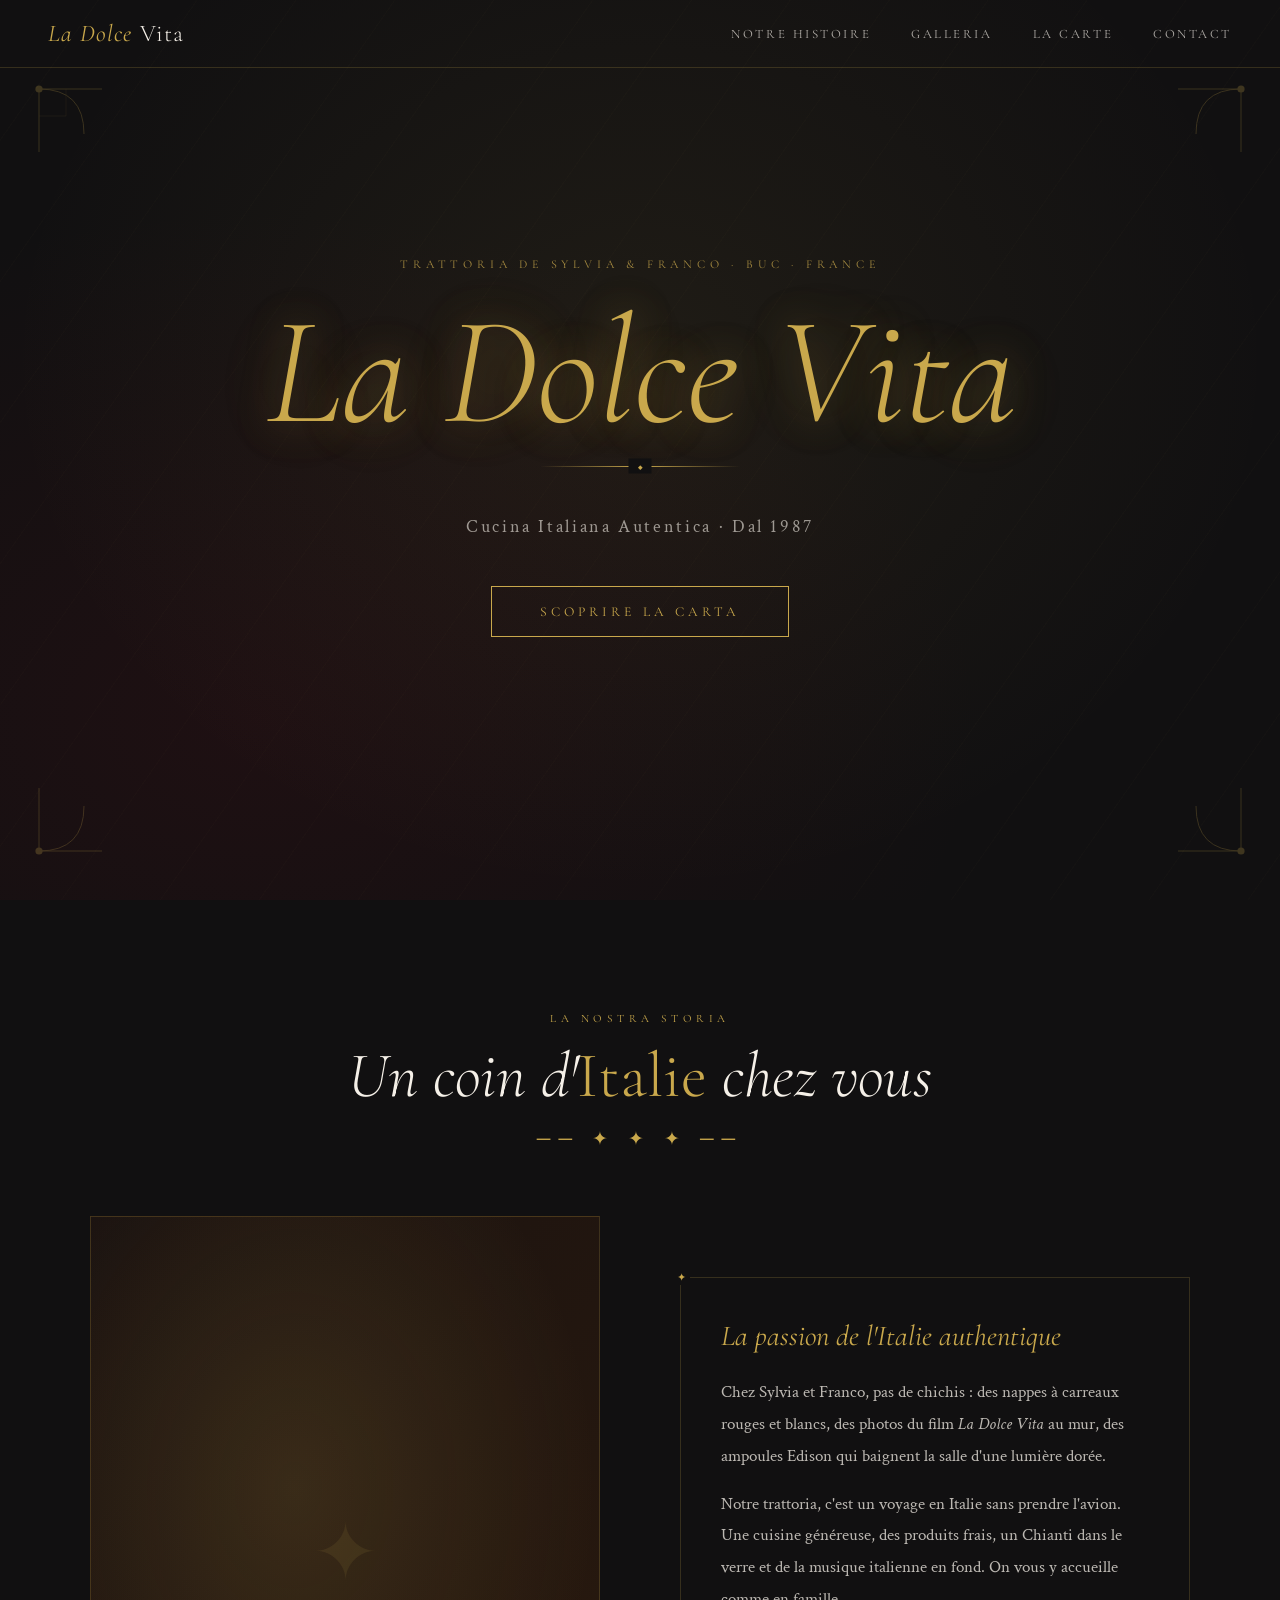
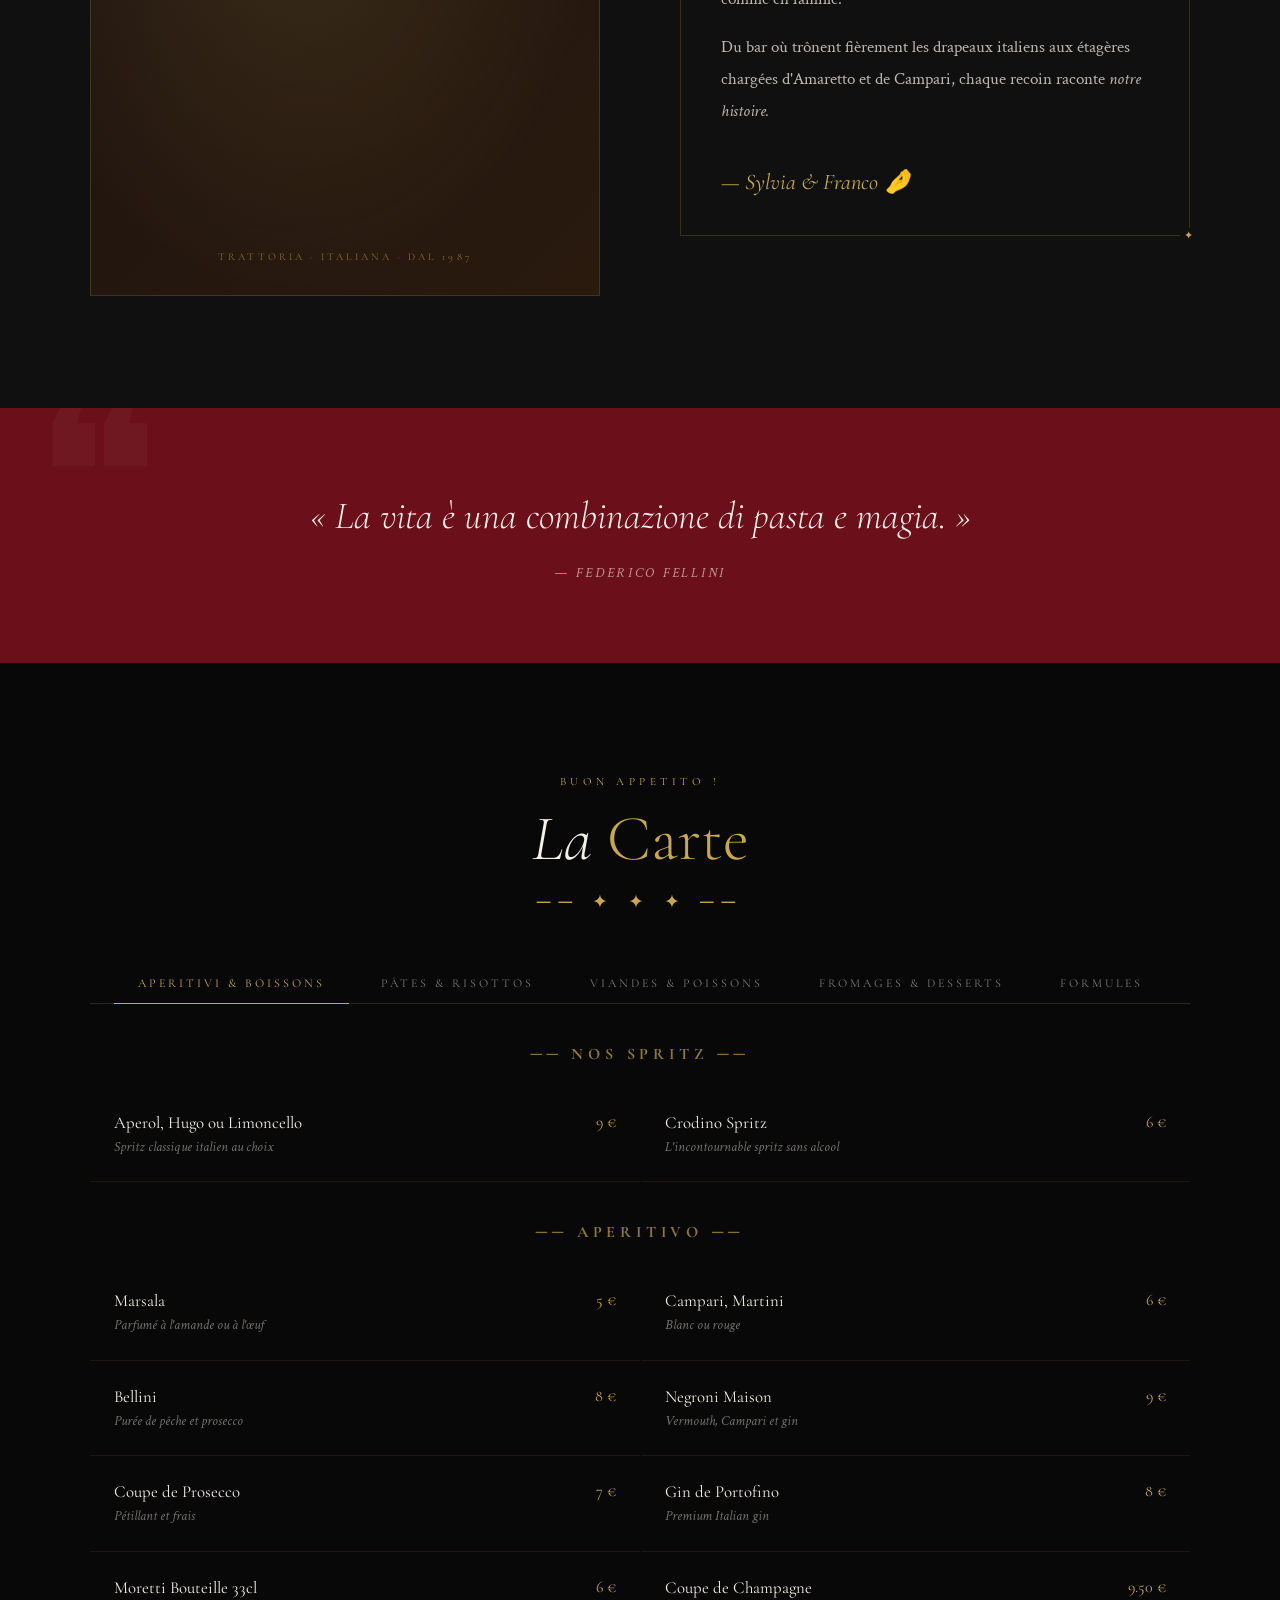
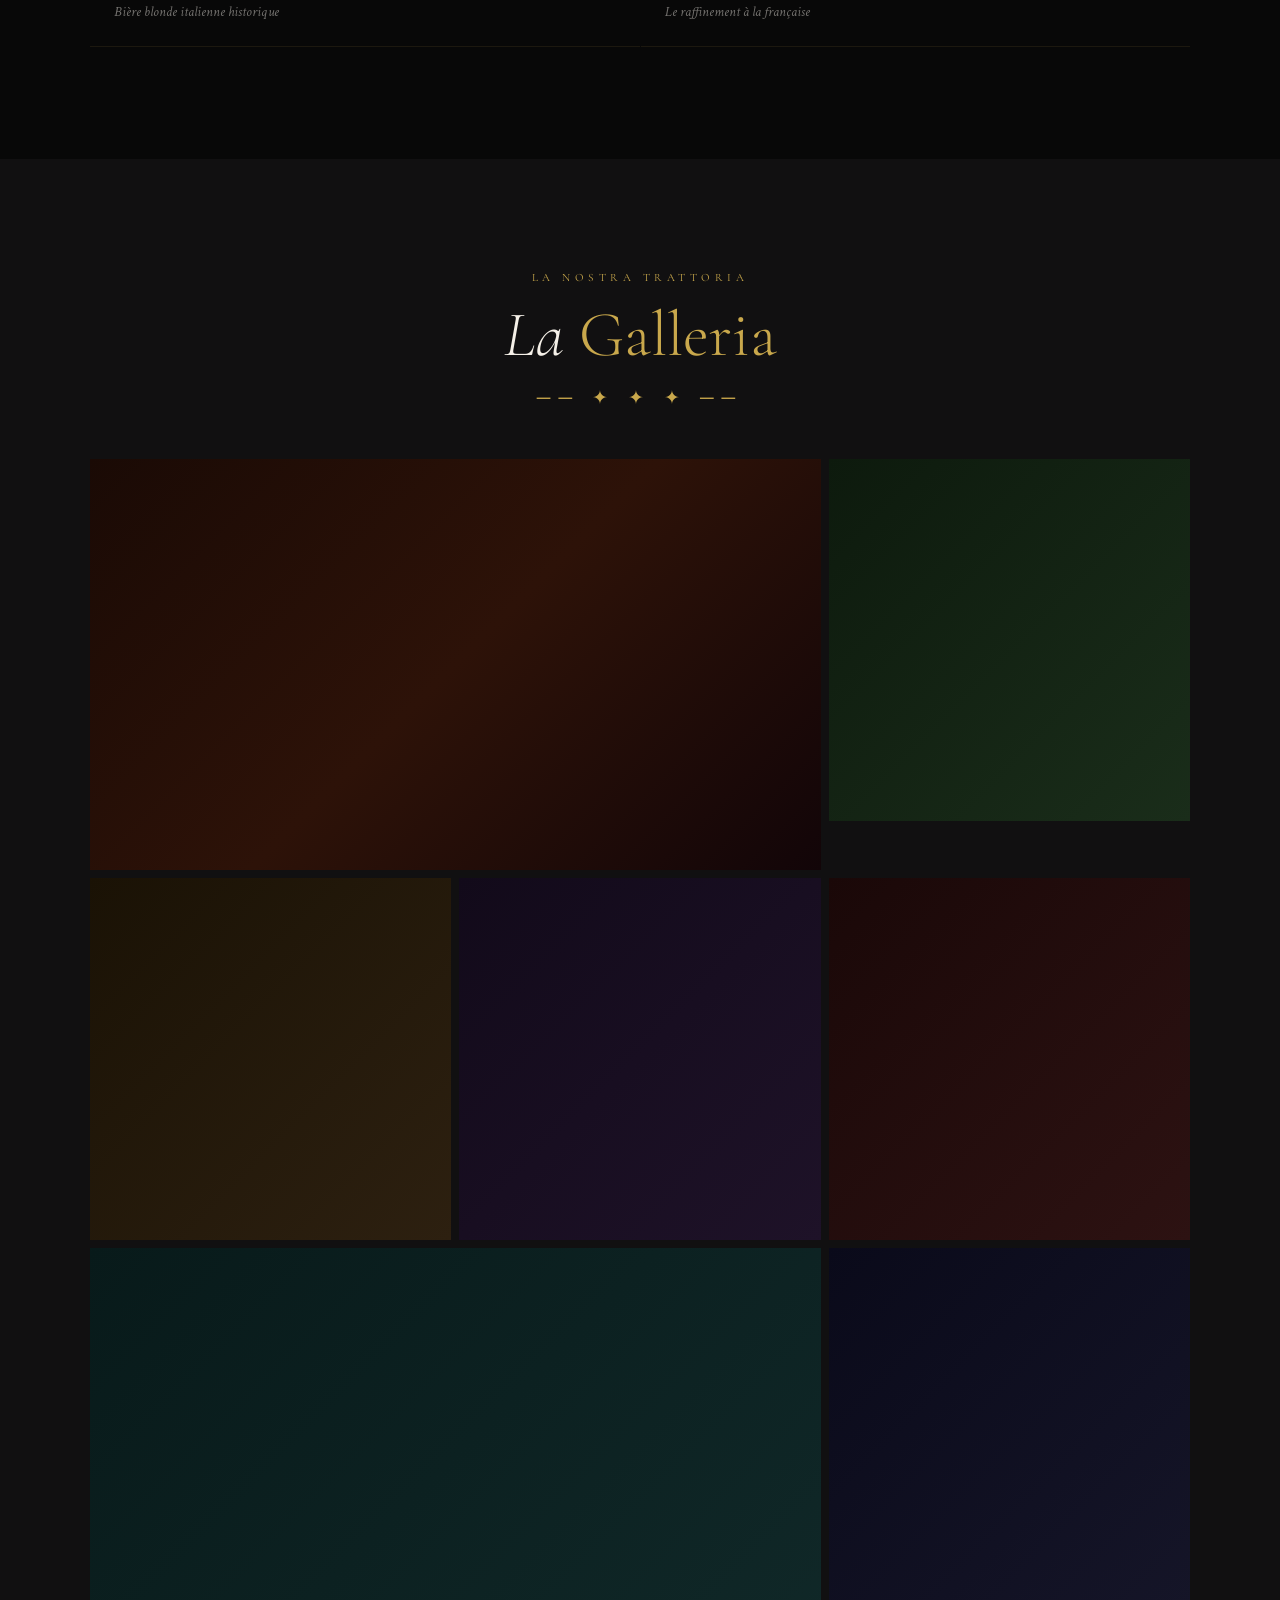
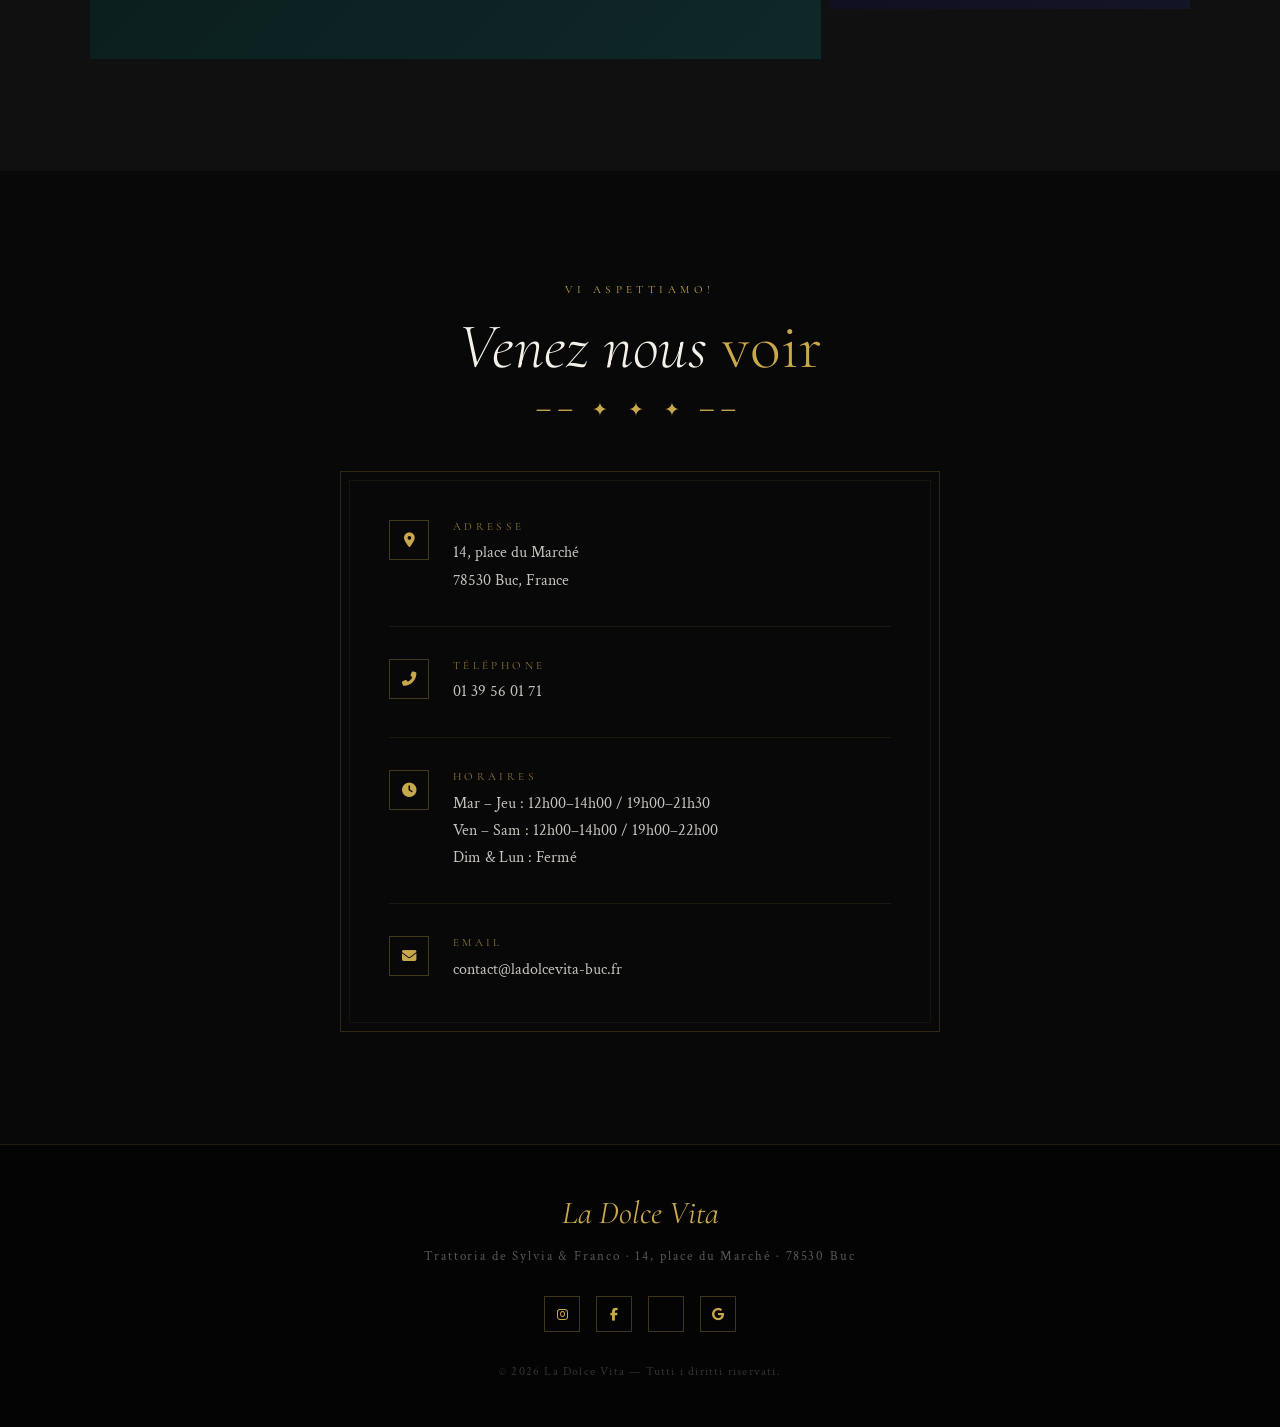
<file: designs/design1-baroque-oscuro.html>
<!DOCTYPE html>
<html lang="fr">
<head>
<meta charset="UTF-8">
<meta name="viewport" content="width=device-width, initial-scale=1.0">
<title>La Dolce Vita — Baroque Oscuro</title>
<link rel="stylesheet" href="https://cdnjs.cloudflare.com/ajax/libs/font-awesome/6.5.1/css/all.min.css">
<style>
@import url('https://fonts.googleapis.com/css2?family=Cormorant+Garamond:ital,wght@0,300;0,400;0,600;1,300;1,400;1,600&family=Crimson+Text:ital,wght@0,400;0,600;1,400&display=swap');

*, *::before, *::after { margin: 0; padding: 0; box-sizing: border-box; }

:root {
  --gold: #C9A84C;
  --gold-light: #E8C97A;
  --gold-dark: #8B6914;
  --black: #080808;
  --black2: #111011;
  --crimson: #6B0F1A;
  --ivory: #F5F0E8;
  --marble: #1a1818;
}

html { scroll-behavior: smooth; }

body {
  font-family: 'Crimson Text', Georgia, serif;
  background: var(--black);
  color: var(--ivory);
  overflow-x: hidden;
}

/* MARBLE TEXTURE */
.marble-bg {
  background:
    radial-gradient(ellipse at 20% 30%, rgba(201,168,76,0.04) 0%, transparent 60%),
    radial-gradient(ellipse at 80% 70%, rgba(107,15,26,0.06) 0%, transparent 60%),
    repeating-linear-gradient(125deg, transparent 0px, transparent 40px, rgba(201,168,76,0.02) 40px, rgba(201,168,76,0.02) 41px),
    repeating-linear-gradient(55deg, transparent 0px, transparent 60px, rgba(255,255,255,0.01) 60px, rgba(255,255,255,0.01) 61px),
    var(--black2);
}

/* ORNAMENTS */
.ornament {
  text-align: center;
  color: var(--gold);
  font-size: 1.2rem;
  letter-spacing: 0.5rem;
  margin: 1rem 0;
  opacity: 0.7;
}
.ornament::before { content: '── ✦ '; }
.ornament::after { content: ' ✦ ──'; }

/* NAVBAR */
nav {
  position: fixed; top: 0; left: 0; right: 0; z-index: 1000;
  padding: 1.2rem 3rem;
  display: flex; align-items: center; justify-content: space-between;
  border-bottom: 1px solid rgba(201,168,76,0.2);
  background: rgba(8,8,8,0.0);
  transition: background 0.4s, border-color 0.4s;
}
nav.scrolled {
  background: rgba(8,8,8,0.96);
  border-color: rgba(201,168,76,0.5);
}
.nav-logo {
  font-family: 'Cormorant Garamond', serif;
  font-size: 1.5rem;
  font-style: italic;
  color: var(--gold);
  text-decoration: none;
  letter-spacing: 0.05em;
}
.nav-logo span { color: var(--ivory); font-style: normal; font-weight: 300; }
.nav-links { display: flex; gap: 2.5rem; list-style: none; }
.nav-links a {
  color: rgba(245,240,232,0.7);
  text-decoration: none;
  font-family: 'Cormorant Garamond', serif;
  font-size: 0.8rem;
  letter-spacing: 0.2em;
  text-transform: uppercase;
  transition: color 0.3s;
}
.nav-links a:hover { color: var(--gold); }
.nav-burger { display: none; flex-direction: column; gap: 5px; cursor: pointer; }
.nav-burger span { width: 25px; height: 1px; background: var(--gold); display: block; }

/* HERO */
.hero {
  min-height: 100vh;
  display: flex; flex-direction: column; align-items: center; justify-content: center;
  text-align: center;
  position: relative;
  overflow: hidden;
}
.hero::before {
  content: '';
  position: absolute; inset: 0;
  background:
    radial-gradient(ellipse at 50% 40%, rgba(201,168,76,0.08) 0%, transparent 70%),
    radial-gradient(ellipse at 20% 80%, rgba(107,15,26,0.15) 0%, transparent 50%),
    repeating-linear-gradient(125deg, transparent 0, transparent 80px, rgba(201,168,76,0.015) 80px, rgba(201,168,76,0.015) 81px),
    var(--black2);
}
.hero-corner {
  position: absolute;
  width: 180px; height: 180px;
  opacity: 0.25;
  color: var(--gold);
  font-size: 0.7rem;
}
.hero-corner.tl { top: 80px; left: 30px; }
.hero-corner.tr { top: 80px; right: 30px; transform: scaleX(-1); }
.hero-corner.bl { bottom: 40px; left: 30px; transform: scaleY(-1); }
.hero-corner.br { bottom: 40px; right: 30px; transform: scale(-1); }
.hero-corner svg { width: 100%; height: 100%; fill: currentColor; }
.hero-content { position: relative; z-index: 1; padding: 2rem; }
.hero-eyebrow {
  font-family: 'Cormorant Garamond', serif;
  font-size: 0.75rem;
  letter-spacing: 0.4em;
  text-transform: uppercase;
  color: var(--gold);
  margin-bottom: 2rem;
  opacity: 0.8;
}
.hero-title {
  font-family: 'Cormorant Garamond', serif;
  font-size: clamp(4rem, 12vw, 10rem);
  font-weight: 300;
  font-style: italic;
  color: var(--gold);
  line-height: 0.9;
  margin-bottom: 1.5rem;
  animation: flicker 4s ease-in-out infinite;
  text-shadow:
    0 0 40px rgba(201,168,76,0.4),
    0 0 80px rgba(201,168,76,0.2),
    0 0 120px rgba(201,168,76,0.1);
}
@keyframes flicker {
  0%, 95%, 100% { text-shadow: 0 0 40px rgba(201,168,76,0.4), 0 0 80px rgba(201,168,76,0.2), 0 0 120px rgba(201,168,76,0.1); }
  96% { text-shadow: 0 0 20px rgba(201,168,76,0.2), 0 0 40px rgba(201,168,76,0.1); }
  97% { text-shadow: 0 0 40px rgba(201,168,76,0.4), 0 0 80px rgba(201,168,76,0.2); }
}
.hero-subtitle {
  font-family: 'Crimson Text', serif;
  font-size: 1.1rem;
  color: rgba(245,240,232,0.6);
  letter-spacing: 0.15em;
  margin-bottom: 3rem;
}
.hero-divider {
  width: 200px; margin: 0 auto 3rem;
  height: 1px;
  background: linear-gradient(90deg, transparent, var(--gold), transparent);
  position: relative;
}
.hero-divider::after {
  content: '⬥';
  position: absolute; top: 50%; left: 50%;
  transform: translate(-50%,-50%);
  color: var(--gold);
  background: var(--black2);
  padding: 0 8px;
  font-size: 0.7rem;
}
.cta-btn {
  display: inline-block;
  padding: 1rem 3rem;
  border: 1px solid var(--gold);
  color: var(--gold);
  text-decoration: none;
  font-family: 'Cormorant Garamond', serif;
  font-size: 0.85rem;
  letter-spacing: 0.3em;
  text-transform: uppercase;
  position: relative;
  overflow: hidden;
  transition: color 0.4s;
}
.cta-btn::before {
  content: '';
  position: absolute; inset: 0;
  background: var(--gold);
  transform: translateX(-100%);
  transition: transform 0.4s cubic-bezier(0.4,0,0.2,1);
}
.cta-btn:hover { color: var(--black); }
.cta-btn:hover::before { transform: translateX(0); }
.cta-btn span { position: relative; z-index: 1; }

/* SECTION COMMON */
section { padding: 7rem 2rem; }
.container { max-width: 1100px; margin: 0 auto; }
.section-label {
  font-family: 'Cormorant Garamond', serif;
  font-size: 0.7rem;
  letter-spacing: 0.4em;
  text-transform: uppercase;
  color: var(--gold);
  text-align: center;
  margin-bottom: 1rem;
  opacity: 0.7;
}
.section-title {
  font-family: 'Cormorant Garamond', serif;
  font-size: clamp(2.5rem, 5vw, 4rem);
  font-weight: 300;
  font-style: italic;
  color: var(--ivory);
  text-align: center;
  line-height: 1.1;
  margin-bottom: 0.5rem;
}
.section-title em { color: var(--gold); font-style: normal; }

/* ABOUT */
.about { background: var(--black2); }
.about-grid {
  display: grid;
  grid-template-columns: 1fr 1fr;
  gap: 5rem;
  align-items: center;
  margin-top: 4rem;
}
.about-visual {
  position: relative;
  aspect-ratio: 3/4;
  background:
    radial-gradient(ellipse at 40% 40%, rgba(201,168,76,0.15), transparent 70%),
    linear-gradient(135deg, #1a1210, #2a1a0e);
  border: 1px solid rgba(201,168,76,0.2);
  overflow: hidden;
}
.about-visual::before {
  content: '✦';
  position: absolute; top: 50%; left: 50%;
  transform: translate(-50%,-50%);
  font-size: 5rem;
  color: rgba(201,168,76,0.1);
}
.about-visual::after {
  content: 'TRATTORIA · ITALIANA · DAL 1987';
  position: absolute; bottom: 2rem; left: 0; right: 0;
  text-align: center;
  font-family: 'Cormorant Garamond', serif;
  font-size: 0.65rem;
  letter-spacing: 0.3em;
  color: var(--gold);
  opacity: 0.6;
}
.about-border {
  border: 1px solid rgba(201,168,76,0.2);
  padding: 2.5rem;
  position: relative;
}
.about-border::before, .about-border::after {
  content: '✦';
  position: absolute;
  color: var(--gold);
  font-size: 0.7rem;
}
.about-border::before { top: -0.5rem; left: -0.5rem; background: var(--black2); padding: 0 4px; }
.about-border::after { bottom: -0.5rem; right: -0.5rem; background: var(--black2); padding: 0 4px; }
.about-h3 {
  font-family: 'Cormorant Garamond', serif;
  font-size: 1.8rem;
  font-style: italic;
  color: var(--gold);
  margin-bottom: 1.5rem;
  font-weight: 400;
}
.about-text { color: rgba(245,240,232,0.75); line-height: 1.9; font-size: 1.05rem; }
.about-text p { margin-bottom: 1rem; }
.about-sig {
  display: inline-block;
  margin-top: 1.5rem;
  font-family: 'Cormorant Garamond', serif;
  font-size: 1.4rem;
  font-style: italic;
  color: var(--gold);
}

/* QUOTE STRIP */
.quote-strip {
  background: var(--crimson);
  padding: 5rem 2rem;
  text-align: center;
  position: relative;
  overflow: hidden;
}
.quote-strip::before {
  content: '❝';
  position: absolute;
  font-size: 15rem;
  color: rgba(255,255,255,0.04);
  top: -3rem; left: 2rem;
  font-family: Georgia, serif;
  line-height: 1;
}
.quote-text {
  font-family: 'Cormorant Garamond', serif;
  font-size: clamp(1.5rem, 3vw, 2.5rem);
  font-style: italic;
  color: var(--ivory);
  max-width: 750px;
  margin: 0 auto 1rem;
  font-weight: 300;
  line-height: 1.5;
  position: relative;
}
.quote-author {
  font-family: 'Crimson Text', serif;
  font-size: 0.85rem;
  letter-spacing: 0.2em;
  color: rgba(245,240,232,0.6);
  text-transform: uppercase;
}

/* MENU */
.menu-section { background: var(--black); }
.menu-tabs {
  display: flex; justify-content: center; flex-wrap: wrap;
  gap: 0.5rem;
  margin: 3rem 0 2rem;
  border-bottom: 1px solid rgba(201,168,76,0.2);
  padding-bottom: 0;
}
.tab-btn {
  background: none;
  border: none;
  color: rgba(245,240,232,0.5);
  font-family: 'Cormorant Garamond', serif;
  font-size: 0.75rem;
  letter-spacing: 0.25em;
  text-transform: uppercase;
  padding: 0.8rem 1.5rem;
  cursor: pointer;
  position: relative;
  transition: color 0.3s;
}
.tab-btn::after {
  content: '';
  position: absolute; bottom: -1px; left: 0; right: 0;
  height: 1px;
  background: var(--gold);
  transform: scaleX(0);
  transition: transform 0.3s;
}
.tab-btn.active, .tab-btn:hover { color: var(--gold); }
.tab-btn.active::after, .tab-btn:hover::after { transform: scaleX(1); }
.menu-panel { display: none; }
.menu-panel.active { display: block; }
.menu-panel h3 {
  font-family: 'Cormorant Garamond', serif;
  font-size: 1rem;
  letter-spacing: 0.3em;
  text-transform: uppercase;
  color: var(--gold);
  opacity: 0.7;
  margin: 2.5rem 0 1.5rem;
  text-align: center;
}
.menu-panel h3::before { content: '── '; }
.menu-panel h3::after { content: ' ──'; }
.menu-grid { display: grid; grid-template-columns: 1fr 1fr; gap: 1px; }
.menu-item {
  padding: 1.5rem;
  border-bottom: 1px solid rgba(201,168,76,0.1);
  display: flex; justify-content: space-between; align-items: start;
  gap: 1rem;
  transition: background 0.3s;
}
.menu-item:hover { background: rgba(201,168,76,0.03); }
.menu-item-name {
  font-family: 'Cormorant Garamond', serif;
  font-size: 1.05rem;
  color: var(--ivory);
  margin-bottom: 0.25rem;
}
.menu-item-desc {
  font-size: 0.85rem;
  color: rgba(245,240,232,0.45);
  font-style: italic;
  line-height: 1.5;
}
.menu-price {
  font-family: 'Cormorant Garamond', serif;
  font-size: 1rem;
  color: var(--gold);
  white-space: nowrap;
  flex-shrink: 0;
}

/* GALLERY */
.gallery-section { background: var(--black2); }
.gallery-grid {
  display: grid;
  grid-template-columns: repeat(3, 1fr);
  grid-template-rows: auto;
  gap: 0.5rem;
  margin-top: 3rem;
}
.gallery-item {
  aspect-ratio: 1;
  position: relative;
  overflow: hidden;
  cursor: pointer;
}
.gallery-item:nth-child(1) { grid-column: span 2; aspect-ratio: 16/9; }
.gallery-item:nth-child(6) { grid-column: span 2; aspect-ratio: 16/9; }
.gallery-bg {
  position: absolute; inset: 0;
  transition: transform 0.5s ease;
}
.gallery-item:hover .gallery-bg { transform: scale(1.05); }
.gallery-item:nth-child(1) .gallery-bg { background: linear-gradient(135deg, #1a0a05 0%, #2d1208 50%, #120508 100%); }
.gallery-item:nth-child(2) .gallery-bg { background: linear-gradient(135deg, #0d1a0d 0%, #1a2d1a 100%); }
.gallery-item:nth-child(3) .gallery-bg { background: linear-gradient(135deg, #1a1205 0%, #2d2010 100%); }
.gallery-item:nth-child(4) .gallery-bg { background: linear-gradient(135deg, #120a1a 0%, #1e1228 100%); }
.gallery-item:nth-child(5) .gallery-bg { background: linear-gradient(135deg, #1a0808 0%, #2d1212 100%); }
.gallery-item:nth-child(6) .gallery-bg { background: linear-gradient(135deg, #081a1a 0%, #102828 100%); }
.gallery-item:nth-child(7) .gallery-bg { background: linear-gradient(135deg, #0a0a1a 0%, #151528 100%); }
.gallery-overlay {
  position: absolute; inset: 0;
  background: rgba(0,0,0,0.5);
  display: flex; flex-direction: column; align-items: center; justify-content: center;
  opacity: 0;
  transition: opacity 0.4s;
  border: 1px solid rgba(201,168,76,0);
  transition: opacity 0.4s, border-color 0.4s;
}
.gallery-item:hover .gallery-overlay {
  opacity: 1;
  border-color: rgba(201,168,76,0.3);
}
.gallery-label {
  font-family: 'Cormorant Garamond', serif;
  font-size: 1.1rem;
  font-style: italic;
  color: var(--gold);
  text-align: center;
  padding: 0 1rem;
}
.gallery-sublabel {
  font-size: 0.7rem;
  letter-spacing: 0.3em;
  color: rgba(245,240,232,0.5);
  text-transform: uppercase;
  margin-top: 0.5rem;
}
.gallery-icon {
  font-size: 1.5rem;
  color: var(--gold);
  opacity: 0.4;
  margin-bottom: 1rem;
}

/* CONTACT */
.contact-section { background: var(--black); }
.contact-inner {
  max-width: 600px; margin: 3rem auto 0;
  border: 1px solid rgba(201,168,76,0.2);
  padding: 3rem;
  position: relative;
}
.contact-inner::before {
  content: '';
  position: absolute;
  top: 8px; left: 8px; right: 8px; bottom: 8px;
  border: 1px solid rgba(201,168,76,0.08);
  pointer-events: none;
}
.contact-item {
  display: flex; align-items: start; gap: 1.5rem;
  margin-bottom: 2rem;
  padding-bottom: 2rem;
  border-bottom: 1px solid rgba(201,168,76,0.1);
}
.contact-item:last-child { margin-bottom: 0; border-bottom: none; padding-bottom: 0; }
.contact-icon {
  width: 40px; height: 40px;
  border: 1px solid rgba(201,168,76,0.3);
  display: flex; align-items: center; justify-content: center;
  color: var(--gold);
  font-size: 0.9rem;
  flex-shrink: 0;
}
.contact-label {
  font-family: 'Cormorant Garamond', serif;
  font-size: 0.7rem;
  letter-spacing: 0.3em;
  text-transform: uppercase;
  color: var(--gold);
  opacity: 0.7;
  margin-bottom: 0.4rem;
}
.contact-value { color: rgba(245,240,232,0.8); font-size: 1rem; line-height: 1.7; }
.contact-value a { color: inherit; text-decoration: none; }
.contact-value a:hover { color: var(--gold); }

/* FOOTER */
footer {
  background: #040404;
  border-top: 1px solid rgba(201,168,76,0.15);
  padding: 3rem 2rem;
  text-align: center;
}
.footer-logo {
  font-family: 'Cormorant Garamond', serif;
  font-size: 2rem;
  font-style: italic;
  color: var(--gold);
  margin-bottom: 1rem;
}
.footer-tagline {
  font-size: 0.8rem;
  color: rgba(245,240,232,0.35);
  letter-spacing: 0.15em;
  margin-bottom: 2rem;
}
.footer-socials { display: flex; justify-content: center; gap: 1rem; margin-bottom: 2rem; }
.footer-socials a {
  width: 36px; height: 36px;
  border: 1px solid rgba(201,168,76,0.3);
  color: var(--gold);
  display: flex; align-items: center; justify-content: center;
  font-size: 0.8rem;
  text-decoration: none;
  transition: background 0.3s, color 0.3s;
}
.footer-socials a:hover { background: var(--gold); color: var(--black); }
.footer-copy {
  font-size: 0.75rem;
  color: rgba(245,240,232,0.2);
  letter-spacing: 0.1em;
}

/* REVEAL */
.reveal {
  opacity: 0;
  transform: translateY(30px);
  transition: opacity 0.8s ease, transform 0.8s ease;
}
.reveal.visible { opacity: 1; transform: translateY(0); }

/* RESPONSIVE */
@media (max-width: 768px) {
  nav { padding: 1rem 1.5rem; }
  .nav-links { display: none; }
  .nav-links.open {
    display: flex; flex-direction: column;
    position: fixed; inset: 0;
    background: rgba(8,8,8,0.98);
    align-items: center; justify-content: center;
    gap: 2rem;
    z-index: 999;
  }
  .nav-links.open a { font-size: 1.2rem; }
  .nav-burger { display: flex; }
  .about-grid { grid-template-columns: 1fr; gap: 2rem; }
  .about-visual { aspect-ratio: 2/1; }
  .menu-grid { grid-template-columns: 1fr; }
  .gallery-grid { grid-template-columns: 1fr 1fr; }
  .gallery-item:nth-child(1),
  .gallery-item:nth-child(6) { grid-column: span 2; }
  .hero-corner { display: none; }
  .menu-tabs { justify-content: flex-start; overflow-x: auto; padding-bottom: 0; }
}
</style>
</head>
<body>

<nav id="navbar">
  <a href="#" class="nav-logo">La Dolce <span>Vita</span></a>
  <ul class="nav-links" id="navLinks">
    <li><a href="#storia">Notre Histoire</a></li>
    <li><a href="#galleria">Galleria</a></li>
    <li><a href="#carta">La Carte</a></li>
    <li><a href="#contatto">Contact</a></li>
  </ul>
  <div class="nav-burger" id="burger" aria-label="Menu">
    <span></span><span></span><span></span>
  </div>
</nav>

<section class="hero marble-bg" id="hero">
  <div class="hero-corner tl">
    <svg viewBox="0 0 100 100" xmlns="http://www.w3.org/2000/svg">
      <path d="M5,5 L5,40 M5,5 L40,5 M5,5 Q30,5 30,30" stroke="currentColor" stroke-width="0.5" fill="none"/>
      <circle cx="5" cy="5" r="2" fill="currentColor"/>
      <path d="M20,5 L20,20 L5,20" stroke="currentColor" stroke-width="0.3" fill="none" opacity="0.5"/>
    </svg>
  </div>
  <div class="hero-corner tr">
    <svg viewBox="0 0 100 100"><path d="M5,5 L5,40 M5,5 L40,5 M5,5 Q30,5 30,30" stroke="currentColor" stroke-width="0.5" fill="none"/><circle cx="5" cy="5" r="2" fill="currentColor"/></svg>
  </div>
  <div class="hero-corner bl">
    <svg viewBox="0 0 100 100"><path d="M5,5 L5,40 M5,5 L40,5 M5,5 Q30,5 30,30" stroke="currentColor" stroke-width="0.5" fill="none"/><circle cx="5" cy="5" r="2" fill="currentColor"/></svg>
  </div>
  <div class="hero-corner br">
    <svg viewBox="0 0 100 100"><path d="M5,5 L5,40 M5,5 L40,5 M5,5 Q30,5 30,30" stroke="currentColor" stroke-width="0.5" fill="none"/><circle cx="5" cy="5" r="2" fill="currentColor"/></svg>
  </div>
  <div class="hero-content">
    <p class="hero-eyebrow">Trattoria de Sylvia &amp; Franco · Buc · France</p>
    <h1 class="hero-title">La Dolce Vita</h1>
    <div class="hero-divider"></div>
    <p class="hero-subtitle">Cucina Italiana Autentica · Dal 1987</p>
    <a href="#carta" class="cta-btn"><span>Scoprire la Carta</span></a>
  </div>
</section>

<section class="about" id="storia">
  <div class="container">
    <p class="section-label reveal">La nostra storia</p>
    <h2 class="section-title reveal">Un coin d'<em>Italie</em> chez vous</h2>
    <div class="ornament reveal">✦</div>
    <div class="about-grid">
      <div class="about-visual reveal"></div>
      <div class="about-border reveal">
        <h3 class="about-h3">La passion de l'Italie authentique</h3>
        <div class="about-text">
          <p>Chez Sylvia et Franco, pas de chichis : des nappes à carreaux rouges et blancs, des photos du film <em>La Dolce Vita</em> au mur, des ampoules Edison qui baignent la salle d'une lumière dorée.</p>
          <p>Notre trattoria, c'est un voyage en Italie sans prendre l'avion. Une cuisine généreuse, des produits frais, un Chianti dans le verre et de la musique italienne en fond. On vous y accueille comme en famille.</p>
          <p>Du bar où trônent fièrement les drapeaux italiens aux étagères chargées d'Amaretto et de Campari, chaque recoin raconte <em>notre histoire.</em></p>
        </div>
        <span class="about-sig">— Sylvia &amp; Franco 🤌</span>
      </div>
    </div>
  </div>
</section>

<section class="quote-strip">
  <p class="quote-text reveal">« La vita è una combinazione di pasta e magia. »</p>
  <cite class="quote-author reveal">— Federico Fellini</cite>
</section>

<section class="menu-section" id="carta">
  <div class="container">
    <p class="section-label reveal">Buon appetito !</p>
    <h2 class="section-title reveal">La <em>Carte</em></h2>
    <div class="ornament reveal">✦</div>
    <div class="menu-tabs">
      <button class="tab-btn active" data-tab="aperitivi">Aperitivi &amp; Boissons</button>
      <button class="tab-btn" data-tab="primi">Pâtes &amp; Risottos</button>
      <button class="tab-btn" data-tab="secondi">Viandes &amp; Poissons</button>
      <button class="tab-btn" data-tab="dolci">Fromages &amp; Desserts</button>
      <button class="tab-btn" data-tab="formules">Formules</button>
    </div>

    <div class="menu-panel active" id="tab-aperitivi">
      <h3>Nos Spritz</h3>
      <div class="menu-grid">
        <div class="menu-item"><div><div class="menu-item-name">Aperol, Hugo ou Limoncello</div><div class="menu-item-desc">Spritz classique italien au choix</div></div><span class="menu-price">9 €</span></div>
        <div class="menu-item"><div><div class="menu-item-name">Crodino Spritz</div><div class="menu-item-desc">L'incontournable spritz sans alcool</div></div><span class="menu-price">6 €</span></div>
      </div>
      <h3>Aperitivo</h3>
      <div class="menu-grid">
        <div class="menu-item"><div><div class="menu-item-name">Marsala</div><div class="menu-item-desc">Parfumé à l'amande ou à l'œuf</div></div><span class="menu-price">5 €</span></div>
        <div class="menu-item"><div><div class="menu-item-name">Campari, Martini</div><div class="menu-item-desc">Blanc ou rouge</div></div><span class="menu-price">6 €</span></div>
        <div class="menu-item"><div><div class="menu-item-name">Bellini</div><div class="menu-item-desc">Purée de pêche et prosecco</div></div><span class="menu-price">8 €</span></div>
        <div class="menu-item"><div><div class="menu-item-name">Negroni Maison</div><div class="menu-item-desc">Vermouth, Campari et gin</div></div><span class="menu-price">9 €</span></div>
        <div class="menu-item"><div><div class="menu-item-name">Coupe de Prosecco</div><div class="menu-item-desc">Pétillant et frais</div></div><span class="menu-price">7 €</span></div>
        <div class="menu-item"><div><div class="menu-item-name">Gin de Portofino</div><div class="menu-item-desc">Premium Italian gin</div></div><span class="menu-price">8 €</span></div>
        <div class="menu-item"><div><div class="menu-item-name">Moretti Bouteille 33cl</div><div class="menu-item-desc">Bière blonde italienne historique</div></div><span class="menu-price">6 €</span></div>
        <div class="menu-item"><div><div class="menu-item-name">Coupe de Champagne</div><div class="menu-item-desc">Le raffinement à la française</div></div><span class="menu-price">9.50 €</span></div>
      </div>
    </div>

    <div class="menu-panel" id="tab-primi">
      <h3>Pasta</h3>
      <div class="menu-grid">
        <div class="menu-item"><div><div class="menu-item-name">Cappelletti gratinées aux trois fromages</div><div class="menu-item-desc">Ricotta, sauce provolone, parmesan et gorgonzola</div></div><span class="menu-price">19 €</span></div>
        <div class="menu-item"><div><div class="menu-item-name">Ravioli aux deux truffes et foie gras</div><div class="menu-item-desc">Truffe blanche, crème de truffe noire, copeaux de parmesan</div></div><span class="menu-price">24 €</span></div>
        <div class="menu-item"><div><div class="menu-item-name">Ravioli aux gambas poêlées</div><div class="menu-item-desc">Basilic, sauce homard et cognac</div></div><span class="menu-price">25 €</span></div>
        <div class="menu-item"><div><div class="menu-item-name">Rigatoni à la calabrese</div><div class="menu-item-desc">Crème de spianata, sauce tomate et stracciatella</div></div><span class="menu-price">19 €</span></div>
        <div class="menu-item"><div><div class="menu-item-name">Carbonara authentica</div><div class="menu-item-desc">Pecorino romano, œuf et guanciale (sans crème)</div></div><span class="menu-price">19 €</span></div>
        <div class="menu-item"><div><div class="menu-item-name">Fettuccine genovese</div><div class="menu-item-desc">Pesto de basilic, pignons de pin et tomates confites</div></div><span class="menu-price">16 €</span></div>
      </div>
      <h3>Risotto</h3>
      <div class="menu-grid">
        <div class="menu-item"><div><div class="menu-item-name">Risotto aux gambas et asperges vertes</div><div class="menu-item-desc">Riz arborio crémeux, gambas sautées</div></div><span class="menu-price">24 €</span></div>
        <div class="menu-item"><div><div class="menu-item-name">Risotto au gorgonzola, poire et noisettes</div><div class="menu-item-desc">Mariage sucré-salé crémeux</div></div><span class="menu-price">21 €</span></div>
        <div class="menu-item"><div><div class="menu-item-name">Risotto jambon de Parme et truffe noire</div><div class="menu-item-desc">Riz crémeux parfumé à la truffe</div></div><span class="menu-price">22 €</span></div>
      </div>
    </div>

    <div class="menu-panel" id="tab-secondi">
      <h3>Viandes</h3>
      <div class="menu-grid">
        <div class="menu-item"><div><div class="menu-item-name">Polpette de la Mamma</div><div class="menu-item-desc">Boulettes de bœuf, sauce tomate, mozzarella gratinée</div></div><span class="menu-price">20 €</span></div>
        <div class="menu-item"><div><div class="menu-item-name">Saltimbocca a la romana</div><div class="menu-item-desc">Escalope de veau, jambon de Parme et sauge</div></div><span class="menu-price">24 €</span></div>
        <div class="menu-item"><div><div class="menu-item-name">Scaloppine a la parmigiana</div><div class="menu-item-desc">Escalope de veau panée, aubergines et parmesan</div></div><span class="menu-price">25 €</span></div>
        <div class="menu-item"><div><div class="menu-item-name">Scaloppine al Marsala</div><div class="menu-item-desc">Escalope de veau, sauce onctueuse au Marsala</div></div><span class="menu-price">23 €</span></div>
      </div>
      <h3>Poissons</h3>
      <div class="menu-grid">
        <div class="menu-item"><div><div class="menu-item-name">Calamari alla napoletana</div><div class="menu-item-desc">Tomates fraîches, basilic et ail</div></div><span class="menu-price">22 €</span></div>
        <div class="menu-item"><div><div class="menu-item-name">Gambas Dolce Vita</div><div class="menu-item-desc">Flambées au cognac, sauce poivre vert et risotto</div></div><span class="menu-price">27 €</span></div>
        <div class="menu-item"><div><div class="menu-item-name">Fritto Misto</div><div class="menu-item-desc">Calamars, gambas, éperlans et sauce tartare maison</div></div><span class="menu-price">27 €</span></div>
        <div class="menu-item"><div><div class="menu-item-name">Poisson du jour</div><div class="menu-item-desc">Selon arrivage</div></div><span class="menu-price">Ardoise</span></div>
      </div>
    </div>

    <div class="menu-panel" id="tab-dolci">
      <h3>Fromages</h3>
      <div class="menu-grid">
        <div class="menu-item"><div><div class="menu-item-name">Assiette de trois fromages italiens</div><div class="menu-item-desc">Sélection de fromages italiens affinés</div></div><span class="menu-price">9 €</span></div>
      </div>
      <h3>Dolci</h3>
      <div class="menu-grid">
        <div class="menu-item"><div><div class="menu-item-name">Tiramisu classique</div><div class="menu-item-desc">Le traditionnel au café et mascarpone</div></div><span class="menu-price">9 €</span></div>
        <div class="menu-item"><div><div class="menu-item-name">Baba au limoncello</div><div class="menu-item-desc">Biscuit imbibé de liqueur de citron artisanale</div></div><span class="menu-price">9 €</span></div>
        <div class="menu-item"><div><div class="menu-item-name">Panna cotta du moment</div><div class="menu-item-desc">Parfum de saison selon notre équipe</div></div><span class="menu-price">8 €</span></div>
        <div class="menu-item"><div><div class="menu-item-name">Tarte della Nonna</div><div class="menu-item-desc">Pâte sablée, crème pâtissière et pignons de pin</div></div><span class="menu-price">9 €</span></div>
        <div class="menu-item"><div><div class="menu-item-name">Café Affogato</div><div class="menu-item-desc">Glace vanille noyée dans un espresso chaud</div></div><span class="menu-price">7 €</span></div>
        <div class="menu-item"><div><div class="menu-item-name">Coupe Sicilienne</div><div class="menu-item-desc">Sorbet mandarine et Limoncello</div></div><span class="menu-price">9 €</span></div>
      </div>
    </div>

    <div class="menu-panel" id="tab-formules">
      <h3>Formules Midi</h3>
      <div class="menu-grid">
        <div class="menu-item"><div><div class="menu-item-name">Plat direct</div><div class="menu-item-desc">Plat du jour au choix</div></div><span class="menu-price">16 €</span></div>
        <div class="menu-item"><div><div class="menu-item-name">Entrée + Plat</div><div class="menu-item-desc">Du mardi au vendredi midi</div></div><span class="menu-price">19.50 €</span></div>
        <div class="menu-item"><div><div class="menu-item-name">Plat + Dessert</div><div class="menu-item-desc">Du mardi au vendredi midi</div></div><span class="menu-price">19.50 €</span></div>
        <div class="menu-item"><div><div class="menu-item-name">Entrée + Plat + Dessert</div><div class="menu-item-desc">Formule complète midi</div></div><span class="menu-price">25 €</span></div>
      </div>
      <h3>Menu Bambino</h3>
      <div class="menu-grid">
        <div class="menu-item"><div><div class="menu-item-name">Formule Enfant (moins de 10 ans)</div><div class="menu-item-desc">Boisson + Pâtes ou Poulet pané + Glace</div></div><span class="menu-price">13 €</span></div>
      </div>
    </div>
  </div>
</section>

<section class="gallery-section" id="galleria">
  <div class="container">
    <p class="section-label reveal">La nostra trattoria</p>
    <h2 class="section-title reveal">La <em>Galleria</em></h2>
    <div class="ornament reveal">✦</div>
    <div class="gallery-grid">
      <div class="gallery-item reveal"><div class="gallery-bg"></div><div class="gallery-overlay"><i class="gallery-icon fas fa-utensils"></i><div class="gallery-label">La Salle — Dolce Vita</div><div class="gallery-sublabel">L'atmosphère de notre trattoria</div></div></div>
      <div class="gallery-item reveal"><div class="gallery-bg"></div><div class="gallery-overlay"><i class="gallery-icon fas fa-cocktail"></i><div class="gallery-label">Il Bar</div><div class="gallery-sublabel">Aperitivi e Spritz</div></div></div>
      <div class="gallery-item reveal"><div class="gallery-bg"></div><div class="gallery-overlay"><i class="gallery-icon fas fa-coffee"></i><div class="gallery-label">Espresso Lavazza</div><div class="gallery-sublabel">La machine à café</div></div></div>
      <div class="gallery-item reveal"><div class="gallery-bg"></div><div class="gallery-overlay"><i class="gallery-icon fas fa-flag"></i><div class="gallery-label">I dettagli</div><div class="gallery-sublabel">Les drapeaux italiens</div></div></div>
      <div class="gallery-item reveal"><div class="gallery-bg"></div><div class="gallery-overlay"><i class="gallery-icon fas fa-wine-bottle"></i><div class="gallery-label">Les spiritueux</div><div class="gallery-sublabel">Amaretto, Campari…</div></div></div>
      <div class="gallery-item reveal"><div class="gallery-bg"></div><div class="gallery-overlay"><i class="gallery-icon fas fa-sun"></i><div class="gallery-label">La Terrazza</div><div class="gallery-sublabel">La place du village</div></div></div>
      <div class="gallery-item reveal"><div class="gallery-bg"></div><div class="gallery-overlay"><i class="gallery-icon fas fa-user-tie"></i><div class="gallery-label">Franco, il padrone</div><div class="gallery-sublabel">Le patron 🤌</div></div></div>
    </div>
  </div>
</section>

<section class="contact-section" id="contatto">
  <div class="container">
    <p class="section-label reveal">Vi aspettiamo!</p>
    <h2 class="section-title reveal">Venez nous <em>voir</em></h2>
    <div class="ornament reveal">✦</div>
    <div class="contact-inner reveal">
      <div class="contact-item">
        <div class="contact-icon"><i class="fas fa-map-marker-alt"></i></div>
        <div><div class="contact-label">Adresse</div><div class="contact-value">14, place du Marché<br>78530 Buc, France</div></div>
      </div>
      <div class="contact-item">
        <div class="contact-icon"><i class="fas fa-phone-alt"></i></div>
        <div><div class="contact-label">Téléphone</div><div class="contact-value"><a href="tel:0139560171">01 39 56 01 71</a></div></div>
      </div>
      <div class="contact-item">
        <div class="contact-icon"><i class="fas fa-clock"></i></div>
        <div><div class="contact-label">Horaires</div><div class="contact-value">Mar – Jeu : 12h00–14h00 / 19h00–21h30<br>Ven – Sam : 12h00–14h00 / 19h00–22h00<br>Dim &amp; Lun : Fermé</div></div>
      </div>
      <div class="contact-item">
        <div class="contact-icon"><i class="fas fa-envelope"></i></div>
        <div><div class="contact-label">Email</div><div class="contact-value"><a href="mailto:contact@ladolcevita-buc.fr">contact@ladolcevita-buc.fr</a></div></div>
      </div>
    </div>
  </div>
</section>

<footer>
  <div class="footer-logo">La Dolce Vita</div>
  <p class="footer-tagline">Trattoria de Sylvia &amp; Franco · 14, place du Marché · 78530 Buc</p>
  <div class="footer-socials">
    <a href="#" aria-label="Instagram"><i class="fab fa-instagram"></i></a>
    <a href="#" aria-label="Facebook"><i class="fab fa-facebook-f"></i></a>
    <a href="#" aria-label="TripAdvisor"><i class="fab fa-tripadvisor"></i></a>
    <a href="#" aria-label="Google"><i class="fab fa-google"></i></a>
  </div>
  <p class="footer-copy">&copy; 2026 La Dolce Vita — Tutti i diritti riservati.</p>
</footer>

<script>
// Navbar scroll
const navbar = document.getElementById('navbar');
window.addEventListener('scroll', () => {
  navbar.classList.toggle('scrolled', window.scrollY > 50);
});

// Mobile menu
const burger = document.getElementById('burger');
const navLinks = document.getElementById('navLinks');
burger.addEventListener('click', () => navLinks.classList.toggle('open'));
navLinks.querySelectorAll('a').forEach(a => a.addEventListener('click', () => navLinks.classList.remove('open')));

// Tabs
document.querySelectorAll('.tab-btn').forEach(btn => {
  btn.addEventListener('click', () => {
    document.querySelectorAll('.tab-btn').forEach(b => b.classList.remove('active'));
    document.querySelectorAll('.menu-panel').forEach(p => p.classList.remove('active'));
    btn.classList.add('active');
    document.getElementById('tab-' + btn.dataset.tab).classList.add('active');
  });
});

// Reveal on scroll
const observer = new IntersectionObserver((entries) => {
  entries.forEach((entry, i) => {
    if (entry.isIntersecting) {
      setTimeout(() => entry.target.classList.add('visible'), i * 80);
      observer.unobserve(entry.target);
    }
  });
}, { threshold: 0.1 });
document.querySelectorAll('.reveal').forEach(el => observer.observe(el));
</script>
</body>
</html>
</file>
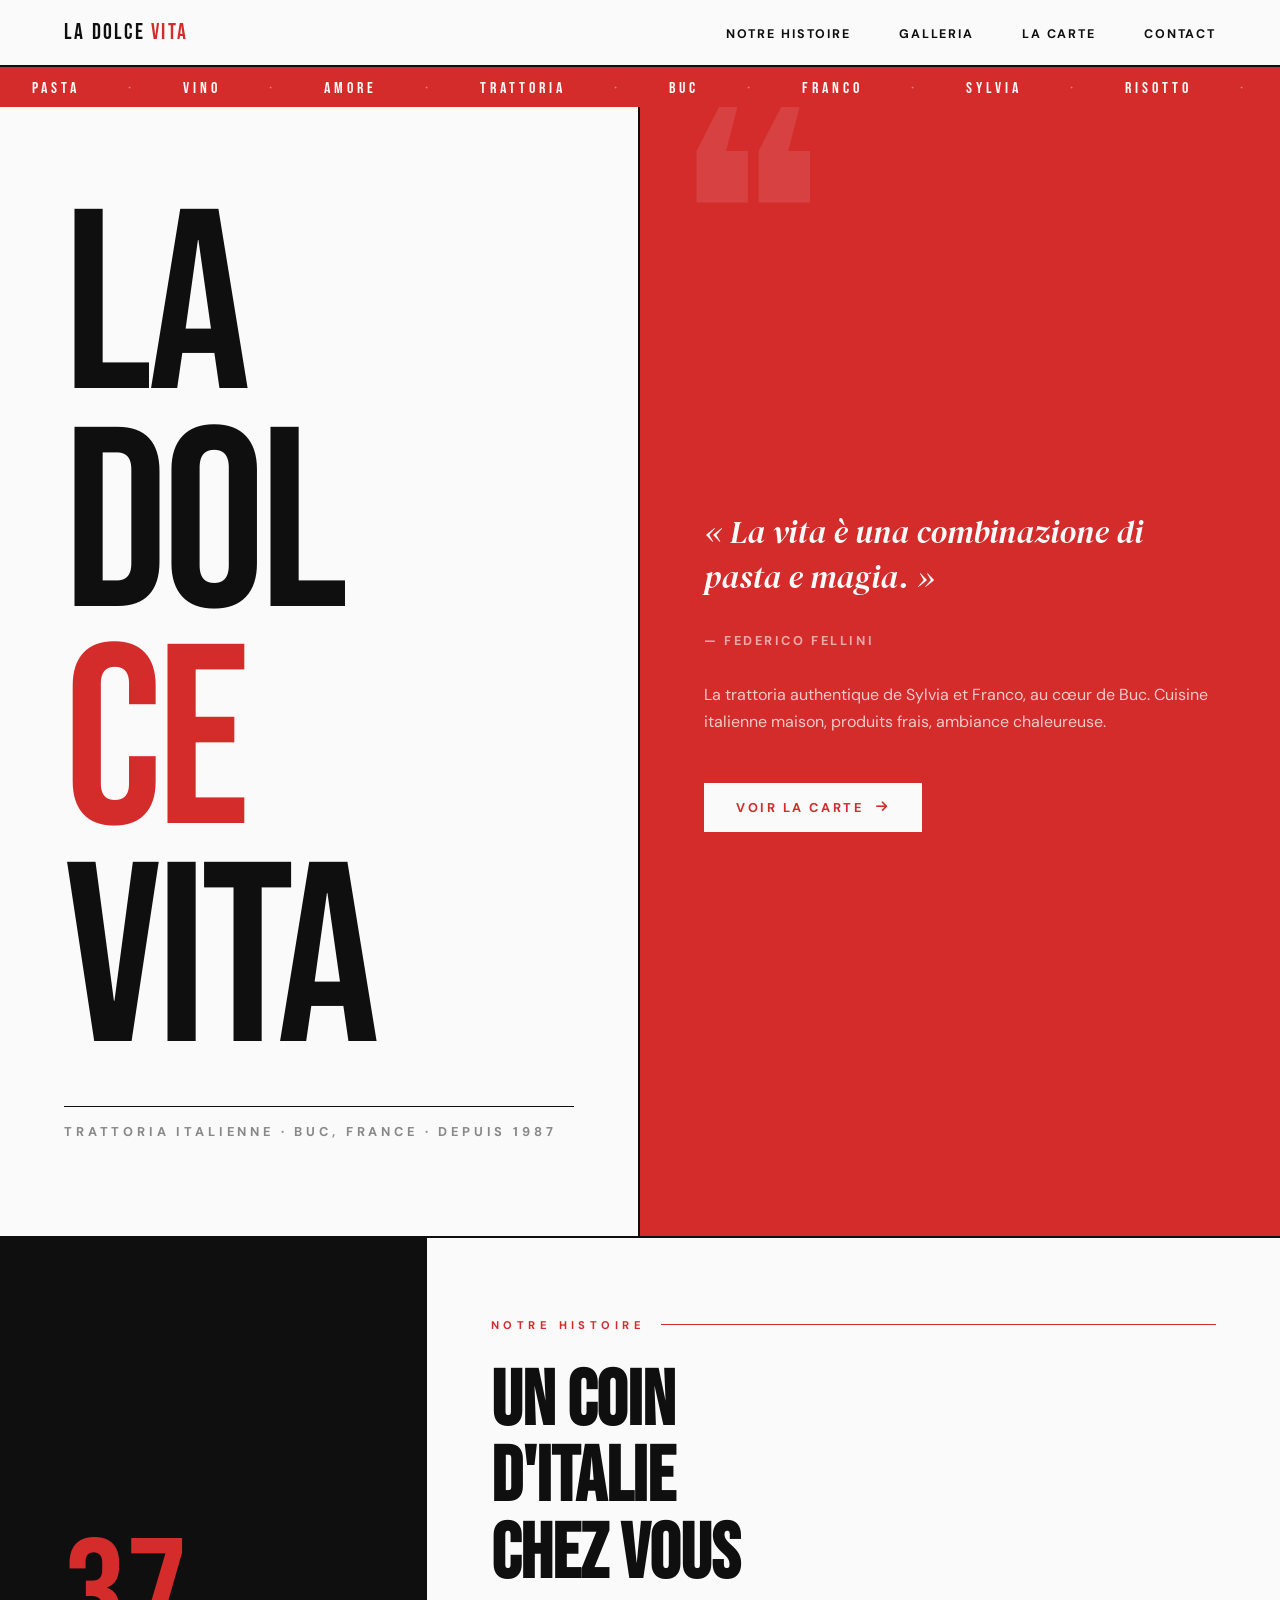
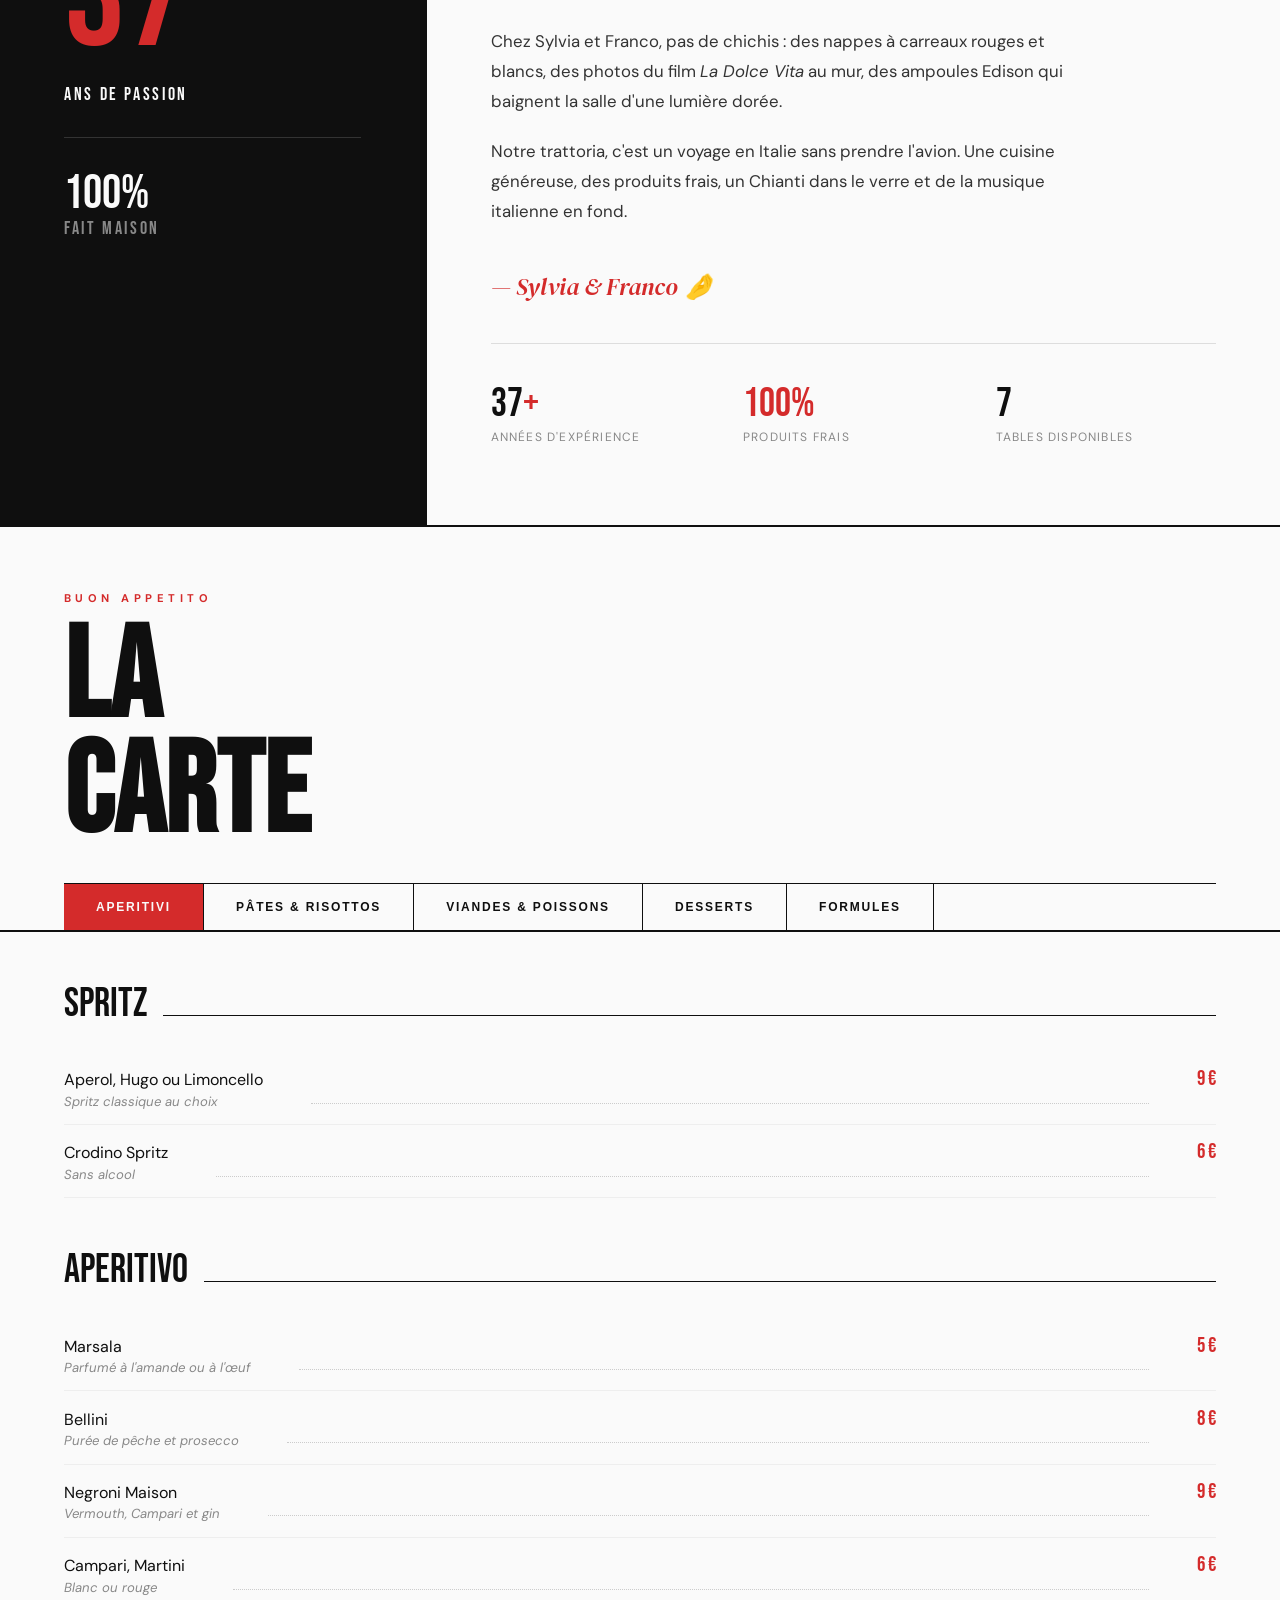
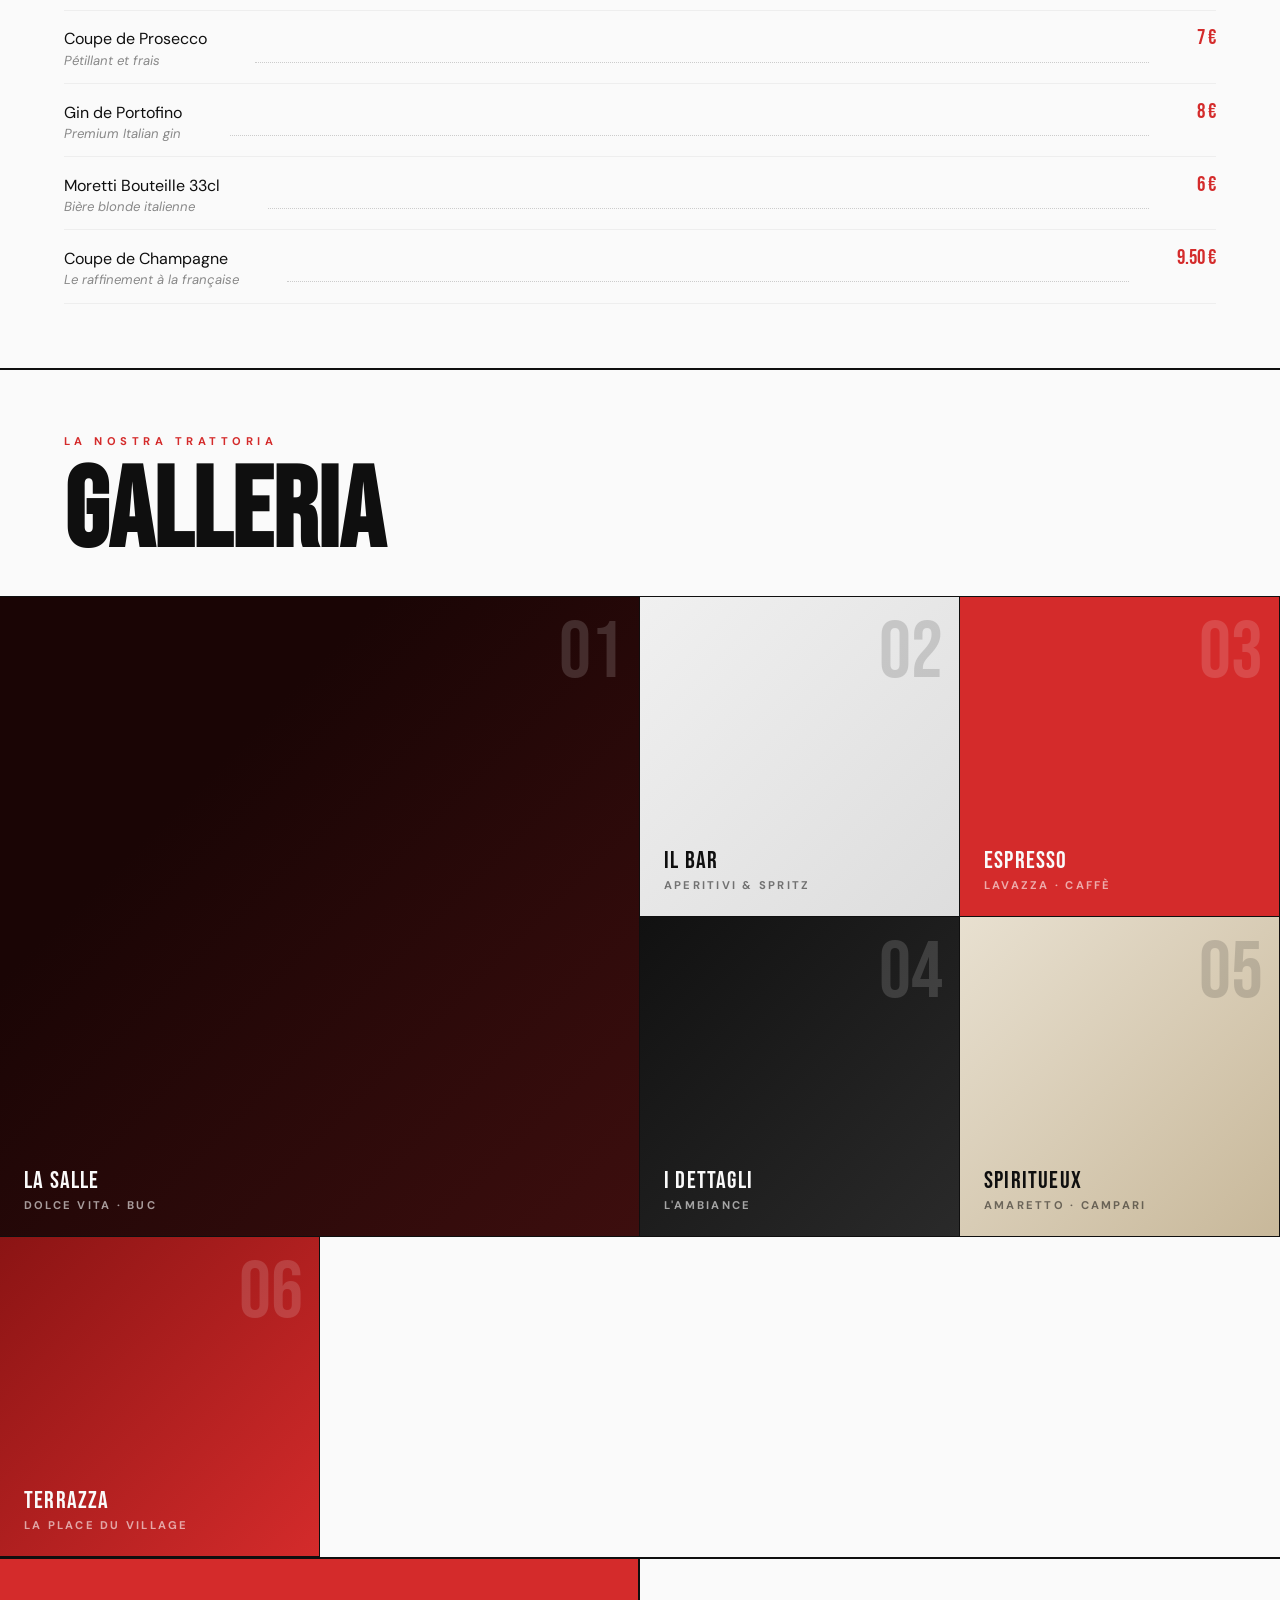
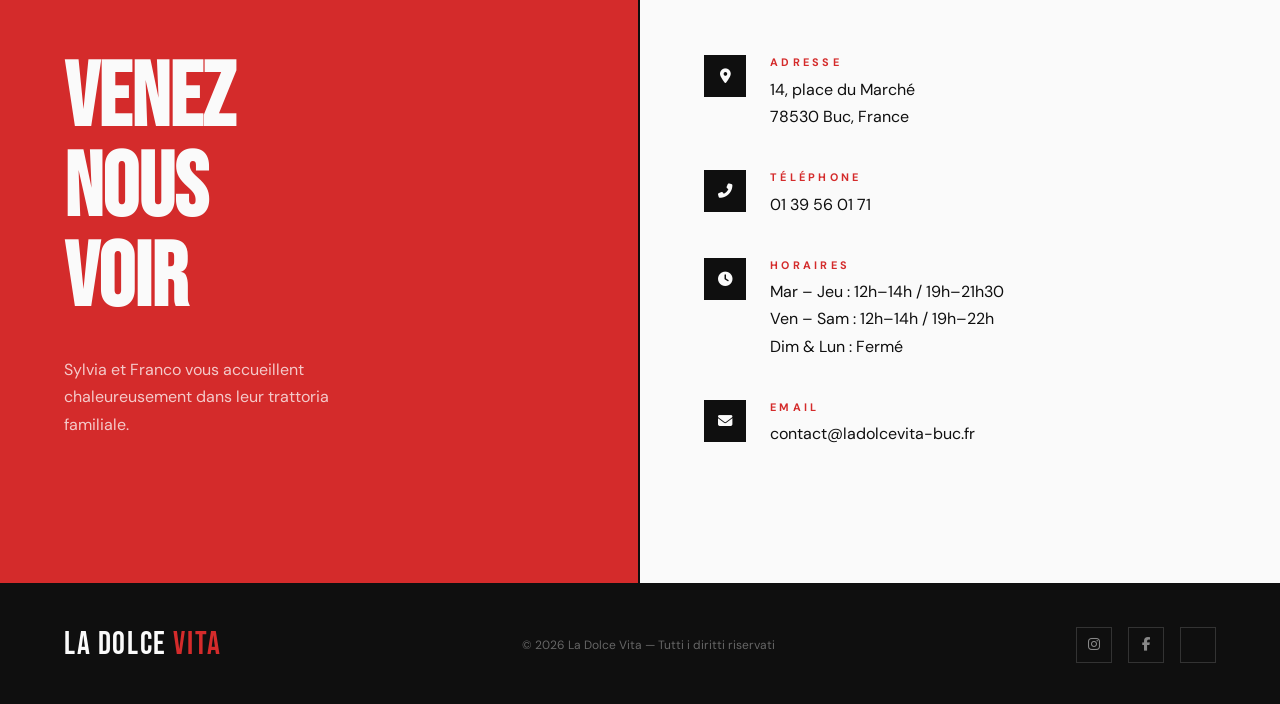
<file: designs/design2-manifesto.html>
<!DOCTYPE html>
<html lang="fr">
<head>
<meta charset="UTF-8">
<meta name="viewport" content="width=device-width, initial-scale=1.0">
<title>La Dolce Vita — Manifesto Tipografico</title>
<link rel="stylesheet" href="https://cdnjs.cloudflare.com/ajax/libs/font-awesome/6.5.1/css/all.min.css">
<style>
@import url('https://fonts.googleapis.com/css2?family=Bebas+Neue&family=DM+Sans:ital,wght@0,300;0,400;0,700;1,300&family=DM+Serif+Display:ital@0;1&display=swap');

*, *::before, *::after { margin: 0; padding: 0; box-sizing: border-box; }
:root { --red: #D42B2B; --black: #0F0F0F; --white: #FAFAFA; --gray: #888; }
html { scroll-behavior: smooth; }
body { font-family: 'DM Sans', sans-serif; background: var(--white); color: var(--black); overflow-x: hidden; }

/* NAV */
nav {
  position: fixed; top: 0; left: 0; right: 0; z-index: 100;
  display: flex; align-items: center; justify-content: space-between;
  padding: 1.2rem 4rem;
  background: var(--white);
  border-bottom: 2px solid var(--black);
}
.nav-logo {
  font-family: 'Bebas Neue', sans-serif;
  font-size: 1.4rem;
  letter-spacing: 0.1em;
  color: var(--black);
  text-decoration: none;
}
.nav-links { display: flex; gap: 3rem; list-style: none; }
.nav-links a {
  text-decoration: none;
  font-size: 0.78rem;
  font-weight: 700;
  letter-spacing: 0.15em;
  text-transform: uppercase;
  color: var(--black);
  position: relative;
  padding-bottom: 2px;
}
.nav-links a::after {
  content: '';
  position: absolute; left: 0; bottom: 0; height: 2px;
  background: var(--red);
  width: 0;
  transition: width 0.3s;
}
.nav-links a:hover::after { width: 100%; }
.nav-links a:hover { color: var(--red); }
.nav-burger { display: none; flex-direction: column; gap: 4px; cursor: pointer; border: none; background: none; padding: 4px; }
.nav-burger span { display: block; width: 22px; height: 2px; background: var(--black); }

/* TICKER */
.ticker-wrap {
  background: var(--red);
  overflow: hidden;
  white-space: nowrap;
  padding: 0.6rem 0;
  margin-top: 67px;
}
.ticker {
  display: inline-block;
  animation: ticker 25s linear infinite;
}
@keyframes ticker { 0% { transform: translateX(0); } 100% { transform: translateX(-50%); } }
.ticker-item {
  display: inline-block;
  font-family: 'Bebas Neue', sans-serif;
  font-size: 1rem;
  letter-spacing: 0.25em;
  color: var(--white);
  margin: 0 2rem;
}
.ticker-dot { color: rgba(255,255,255,0.4); margin: 0 1rem; }

/* HERO */
.hero {
  display: grid;
  grid-template-columns: 1fr 1fr;
  min-height: calc(100vh - 110px);
  border-bottom: 2px solid var(--black);
}
.hero-left {
  padding: 6rem 4rem;
  border-right: 2px solid var(--black);
  display: flex; flex-direction: column; justify-content: center;
}
.hero-number {
  font-family: 'Bebas Neue', sans-serif;
  font-size: clamp(8rem, 20vw, 18rem);
  line-height: 0.85;
  color: var(--black);
  letter-spacing: -0.02em;
  display: block;
}
.hero-number.red { color: var(--red); }
.hero-sub {
  font-size: 0.8rem;
  font-weight: 700;
  letter-spacing: 0.3em;
  text-transform: uppercase;
  color: var(--gray);
  margin-top: 2rem;
  border-top: 1px solid var(--black);
  padding-top: 1rem;
}
.hero-right {
  background: var(--red);
  padding: 6rem 4rem;
  display: flex; flex-direction: column; justify-content: center;
  position: relative;
  overflow: hidden;
}
.hero-right::before {
  content: '❝';
  position: absolute; top: -2rem; left: 2rem;
  font-size: 18rem;
  color: rgba(255,255,255,0.1);
  font-family: Georgia, serif;
  line-height: 1;
}
.hero-quote {
  font-family: 'DM Serif Display', serif;
  font-style: italic;
  font-size: clamp(1.4rem, 2.5vw, 2.2rem);
  color: var(--white);
  line-height: 1.4;
  position: relative;
  z-index: 1;
  margin-bottom: 2rem;
}
.hero-cite {
  font-size: 0.8rem;
  font-weight: 700;
  letter-spacing: 0.2em;
  text-transform: uppercase;
  color: rgba(255,255,255,0.6);
}
.hero-cta {
  display: inline-flex; align-items: center; gap: 0.8rem;
  margin-top: 3rem;
  background: var(--white);
  color: var(--red);
  text-decoration: none;
  font-size: 0.8rem;
  font-weight: 700;
  letter-spacing: 0.2em;
  text-transform: uppercase;
  padding: 1rem 2rem;
  transition: background 0.3s, color 0.3s;
  align-self: flex-start;
}
.hero-cta:hover { background: var(--black); color: var(--white); }

/* ABOUT */
.about {
  display: grid;
  grid-template-columns: 1fr 2fr;
  border-bottom: 2px solid var(--black);
}
.about-left {
  border-right: 2px solid var(--black);
  padding: 5rem 4rem;
  display: flex; flex-direction: column; justify-content: center;
  background: var(--black);
}
.about-big-num {
  font-family: 'Bebas Neue', sans-serif;
  font-size: clamp(5rem, 12vw, 10rem);
  line-height: 1;
  color: var(--red);
  display: block;
}
.about-label {
  font-family: 'Bebas Neue', sans-serif;
  font-size: 1.1rem;
  color: var(--white);
  letter-spacing: 0.15em;
  margin-top: 0.5rem;
}
.about-right { padding: 5rem 4rem; }
.about-section-tag {
  font-size: 0.7rem;
  font-weight: 700;
  letter-spacing: 0.4em;
  text-transform: uppercase;
  color: var(--red);
  margin-bottom: 2rem;
  display: flex; align-items: center; gap: 1rem;
}
.about-section-tag::after { content: ''; flex: 1; height: 1px; background: var(--red); }
.about-title {
  font-family: 'Bebas Neue', sans-serif;
  font-size: clamp(3rem, 6vw, 5rem);
  line-height: 1;
  margin-bottom: 2rem;
  color: var(--black);
}
.about-body { font-size: 1.05rem; line-height: 1.8; color: #333; max-width: 580px; }
.about-body p { margin-bottom: 1.2rem; }
.about-sig {
  display: inline-block;
  margin-top: 1.5rem;
  font-family: 'DM Serif Display', serif;
  font-size: 1.5rem;
  font-style: italic;
  color: var(--red);
}
.stats-row {
  display: grid;
  grid-template-columns: repeat(3, 1fr);
  border-top: 1px solid #ddd;
  margin-top: 2.5rem;
  padding-top: 2.5rem;
  gap: 2rem;
}
.stat-num {
  font-family: 'Bebas Neue', sans-serif;
  font-size: 2.5rem;
  color: var(--black);
  line-height: 1;
}
.stat-label { font-size: 0.75rem; color: var(--gray); letter-spacing: 0.1em; margin-top: 0.3rem; text-transform: uppercase; }

/* MENU */
.menu-section { border-bottom: 2px solid var(--black); }
.menu-header {
  padding: 4rem 4rem 0;
  border-bottom: 2px solid var(--black);
}
.menu-section-tag {
  font-size: 0.7rem;
  font-weight: 700;
  letter-spacing: 0.4em;
  text-transform: uppercase;
  color: var(--red);
  margin-bottom: 1rem;
}
.menu-big-title {
  font-family: 'Bebas Neue', sans-serif;
  font-size: clamp(4rem, 10vw, 8rem);
  line-height: 0.9;
  margin-bottom: 2rem;
}
.menu-tabs {
  display: flex; gap: 0;
  border-top: 1px solid var(--black);
  margin-top: 2rem;
}
.tab-btn {
  padding: 1rem 2rem;
  border: none;
  background: none;
  font-size: 0.75rem;
  font-weight: 700;
  letter-spacing: 0.15em;
  text-transform: uppercase;
  cursor: pointer;
  border-right: 1px solid var(--black);
  color: var(--black);
  transition: background 0.2s, color 0.2s;
}
.tab-btn.active, .tab-btn:hover { background: var(--red); color: var(--white); }
.menu-body { padding: 0 4rem 4rem; }
.menu-category-title {
  font-family: 'Bebas Neue', sans-serif;
  font-size: 2.5rem;
  margin: 3rem 0 1.5rem;
  display: flex; align-items: baseline; gap: 1rem;
  color: var(--black);
}
.menu-category-title::after { content: ''; flex: 1; height: 1px; background: var(--black); }
.menu-panel { display: none; }
.menu-panel.active { display: block; }
.menu-row {
  display: flex; justify-content: space-between; align-items: baseline;
  padding: 0.9rem 0;
  border-bottom: 1px solid #eee;
  gap: 2rem;
}
.menu-row:hover { background: rgba(212,43,43,0.03); margin: 0 -1rem; padding: 0.9rem 1rem; }
.menu-name { font-size: 1rem; font-weight: 400; color: var(--black); }
.menu-desc { font-size: 0.82rem; color: var(--gray); font-style: italic; margin-top: 0.15rem; }
.menu-dots { flex: 1; border-bottom: 1px dotted #ccc; margin: 0 1rem; align-self: flex-end; margin-bottom: 6px; }
.menu-price { font-family: 'Bebas Neue', sans-serif; font-size: 1.3rem; color: var(--red); white-space: nowrap; }

/* GALLERY */
.gallery-section { border-bottom: 2px solid var(--black); }
.gallery-header { padding: 4rem 4rem 2rem; border-bottom: 1px solid var(--black); }
.gallery-title {
  font-family: 'Bebas Neue', sans-serif;
  font-size: clamp(4rem, 9vw, 7rem);
  line-height: 0.9;
}
.gallery-grid {
  display: grid;
  grid-template-columns: repeat(4, 1fr);
}
.gallery-cell {
  aspect-ratio: 1;
  position: relative;
  overflow: hidden;
  cursor: pointer;
  border-right: 1px solid var(--black);
  border-bottom: 1px solid var(--black);
}
.gallery-cell:nth-child(1) { grid-column: span 2; grid-row: span 2; aspect-ratio: auto; }
.g-bg {
  position: absolute; inset: 0;
  transition: transform 0.4s;
}
.gallery-cell:hover .g-bg { transform: scale(1.05); }
.gallery-cell:nth-child(1) .g-bg { background: linear-gradient(135deg, #1a0505 30%, #3d0e0e); }
.gallery-cell:nth-child(2) .g-bg { background: linear-gradient(135deg, #f0f0f0, #ddd); }
.gallery-cell:nth-child(3) .g-bg { background: var(--red); }
.gallery-cell:nth-child(4) .g-bg { background: linear-gradient(135deg, #111, #2a2a2a); }
.gallery-cell:nth-child(5) .g-bg { background: linear-gradient(135deg, #e8e0d0, #c8b89a); }
.gallery-cell:nth-child(6) .g-bg { background: linear-gradient(135deg, #8B1414, #D42B2B); }
.g-content {
  position: absolute; inset: 0;
  display: flex; flex-direction: column; justify-content: flex-end;
  padding: 1.5rem;
}
.g-num {
  font-family: 'Bebas Neue', sans-serif;
  font-size: 5rem;
  line-height: 1;
  opacity: 0.15;
  color: var(--white);
  position: absolute;
  top: 1rem; right: 1rem;
}
.gallery-cell:nth-child(2) .g-num,
.gallery-cell:nth-child(5) .g-num { color: var(--black); }
.g-label {
  font-family: 'Bebas Neue', sans-serif;
  font-size: 1.5rem;
  color: var(--white);
  letter-spacing: 0.05em;
}
.gallery-cell:nth-child(2) .g-label { color: var(--black); }
.gallery-cell:nth-child(5) .g-label { color: var(--black); }
.g-sublabel {
  font-size: 0.7rem;
  font-weight: 700;
  letter-spacing: 0.2em;
  text-transform: uppercase;
  color: rgba(255,255,255,0.6);
  margin-top: 0.2rem;
}
.gallery-cell:nth-child(2) .g-sublabel,
.gallery-cell:nth-child(5) .g-sublabel { color: rgba(0,0,0,0.5); }

/* CONTACT */
.contact-section {
  display: grid;
  grid-template-columns: 1fr 1fr;
  border-bottom: 2px solid var(--black);
}
.contact-left {
  background: var(--red);
  padding: 6rem 4rem;
  border-right: 2px solid var(--black);
}
.contact-big {
  font-family: 'Bebas Neue', sans-serif;
  font-size: clamp(3rem, 7vw, 6rem);
  color: var(--white);
  line-height: 1;
  margin-bottom: 2rem;
}
.contact-right { padding: 6rem 4rem; }
.contact-item { display: flex; gap: 1.5rem; margin-bottom: 2.5rem; align-items: start; }
.contact-icon-box {
  width: 42px; height: 42px;
  background: var(--black);
  color: var(--white);
  display: flex; align-items: center; justify-content: center;
  font-size: 0.9rem;
  flex-shrink: 0;
}
.contact-label {
  font-size: 0.68rem;
  font-weight: 700;
  letter-spacing: 0.3em;
  text-transform: uppercase;
  color: var(--red);
  margin-bottom: 0.4rem;
}
.contact-value { font-size: 1rem; line-height: 1.7; color: var(--black); }
.contact-value a { color: inherit; text-decoration: none; }
.contact-value a:hover { color: var(--red); }

/* FOOTER */
footer {
  background: var(--black);
  padding: 2.5rem 4rem;
  display: flex; align-items: center; justify-content: space-between;
  gap: 2rem;
  flex-wrap: wrap;
}
.footer-logo {
  font-family: 'Bebas Neue', sans-serif;
  font-size: 2rem;
  color: var(--white);
  letter-spacing: 0.05em;
}
.footer-logo span { color: var(--red); }
.footer-copy { font-size: 0.75rem; color: #666; }
.footer-socials { display: flex; gap: 1rem; }
.footer-socials a {
  width: 36px; height: 36px;
  border: 1px solid #333;
  color: #888;
  display: flex; align-items: center; justify-content: center;
  font-size: 0.85rem;
  text-decoration: none;
  transition: border-color 0.3s, color 0.3s;
}
.footer-socials a:hover { border-color: var(--red); color: var(--red); }

/* REVEAL */
.reveal { opacity: 0; transform: translateY(20px); transition: opacity 0.6s, transform 0.6s; }
.reveal.visible { opacity: 1; transform: none; }

/* RESPONSIVE */
@media (max-width: 900px) {
  nav { padding: 1rem 1.5rem; }
  .nav-links { display: none; }
  .nav-links.open {
    display: flex; flex-direction: column;
    position: fixed; inset: 0; top: 67px;
    background: var(--white); z-index: 99;
    padding: 3rem 2rem; gap: 1.5rem;
    border-top: 2px solid var(--black);
  }
  .nav-links.open a { font-size: 1.1rem; }
  .nav-burger { display: flex; }
  .hero { grid-template-columns: 1fr; }
  .hero-left { border-right: none; border-bottom: 2px solid var(--black); padding: 3rem 2rem; }
  .hero-right { padding: 3rem 2rem; }
  .about { grid-template-columns: 1fr; }
  .about-left { border-right: none; border-bottom: 2px solid var(--black); padding: 3rem 2rem; }
  .about-right { padding: 3rem 2rem; }
  .menu-header, .menu-body { padding-left: 2rem; padding-right: 2rem; }
  .menu-tabs { overflow-x: auto; }
  .tab-btn { padding: 0.8rem 1.2rem; white-space: nowrap; }
  .gallery-grid { grid-template-columns: 1fr 1fr; }
  .gallery-cell:nth-child(1) { grid-column: span 2; }
  .gallery-header { padding: 3rem 2rem 1.5rem; }
  .contact-section { grid-template-columns: 1fr; }
  .contact-left { border-right: none; border-bottom: 2px solid var(--black); padding: 4rem 2rem; }
  .contact-right { padding: 4rem 2rem; }
  .footer { padding: 2rem 1.5rem; flex-direction: column; align-items: flex-start; }
}
</style>
</head>
<body>

<nav id="navbar">
  <a href="#" class="nav-logo">LA DOLCE <span style="color:var(--red)">VITA</span></a>
  <ul class="nav-links" id="navLinks">
    <li><a href="#storia">Notre Histoire</a></li>
    <li><a href="#galleria">Galleria</a></li>
    <li><a href="#carta">La Carte</a></li>
    <li><a href="#contatto">Contact</a></li>
  </ul>
  <button class="nav-burger" id="burger" aria-label="Menu">
    <span></span><span></span><span></span>
  </button>
</nav>

<div class="ticker-wrap">
  <div class="ticker">
    <span class="ticker-item">PASTA</span><span class="ticker-dot">·</span>
    <span class="ticker-item">VINO</span><span class="ticker-dot">·</span>
    <span class="ticker-item">AMORE</span><span class="ticker-dot">·</span>
    <span class="ticker-item">TRATTORIA</span><span class="ticker-dot">·</span>
    <span class="ticker-item">BUC</span><span class="ticker-dot">·</span>
    <span class="ticker-item">FRANCO</span><span class="ticker-dot">·</span>
    <span class="ticker-item">SYLVIA</span><span class="ticker-dot">·</span>
    <span class="ticker-item">RISOTTO</span><span class="ticker-dot">·</span>
    <span class="ticker-item">TIRAMISU</span><span class="ticker-dot">·</span>
    <span class="ticker-item">ESPRESSO</span><span class="ticker-dot">·</span>
    <span class="ticker-item">DOLCE VITA</span><span class="ticker-dot">·</span>
    <!-- repeat -->
    <span class="ticker-item">PASTA</span><span class="ticker-dot">·</span>
    <span class="ticker-item">VINO</span><span class="ticker-dot">·</span>
    <span class="ticker-item">AMORE</span><span class="ticker-dot">·</span>
    <span class="ticker-item">TRATTORIA</span><span class="ticker-dot">·</span>
    <span class="ticker-item">BUC</span><span class="ticker-dot">·</span>
    <span class="ticker-item">FRANCO</span><span class="ticker-dot">·</span>
    <span class="ticker-item">SYLVIA</span><span class="ticker-dot">·</span>
    <span class="ticker-item">RISOTTO</span><span class="ticker-dot">·</span>
    <span class="ticker-item">TIRAMISU</span><span class="ticker-dot">·</span>
    <span class="ticker-item">ESPRESSO</span><span class="ticker-dot">·</span>
    <span class="ticker-item">DOLCE VITA</span><span class="ticker-dot">·</span>
  </div>
</div>

<section class="hero" id="hero">
  <div class="hero-left">
    <span class="hero-number">LA</span>
    <span class="hero-number">DOL</span>
    <span class="hero-number red">CE</span>
    <span class="hero-number">VITA</span>
    <p class="hero-sub">Trattoria Italienne · Buc, France · Depuis 1987</p>
  </div>
  <div class="hero-right">
    <p class="hero-quote">« La vita è una combinazione di pasta e magia. »</p>
    <span class="hero-cite">— Federico Fellini</span>
    <p style="color:rgba(255,255,255,0.75); margin-top:2rem; font-size:1rem; line-height:1.7;">La trattoria authentique de Sylvia et Franco, au cœur de Buc. Cuisine italienne maison, produits frais, ambiance chaleureuse.</p>
    <a href="#carta" class="hero-cta">Voir la carte <i class="fas fa-arrow-right"></i></a>
  </div>
</section>

<section class="about" id="storia">
  <div class="about-left">
    <span class="about-big-num">37</span>
    <span class="about-label">ANS DE PASSION</span>
    <div style="margin-top:2rem; border-top:1px solid #333; padding-top:2rem;">
      <span class="about-big-num" style="font-size:3rem; color:var(--white)">100%</span>
      <span class="about-label" style="color:#888">FAIT MAISON</span>
    </div>
  </div>
  <div class="about-right">
    <div class="about-section-tag reveal">Notre Histoire</div>
    <h2 class="about-title reveal">UN COIN<br>D'ITALIE<br>CHEZ VOUS</h2>
    <div class="about-body reveal">
      <p>Chez Sylvia et Franco, pas de chichis : des nappes à carreaux rouges et blancs, des photos du film <em>La Dolce Vita</em> au mur, des ampoules Edison qui baignent la salle d'une lumière dorée.</p>
      <p>Notre trattoria, c'est un voyage en Italie sans prendre l'avion. Une cuisine généreuse, des produits frais, un Chianti dans le verre et de la musique italienne en fond.</p>
    </div>
    <span class="about-sig reveal">— Sylvia &amp; Franco 🤌</span>
    <div class="stats-row reveal">
      <div><div class="stat-num">37<span style="color:var(--red)">+</span></div><div class="stat-label">Années d'expérience</div></div>
      <div><div class="stat-num" style="color:var(--red)">100%</div><div class="stat-label">Produits frais</div></div>
      <div><div class="stat-num">7</div><div class="stat-label">Tables disponibles</div></div>
    </div>
  </div>
</section>

<section class="menu-section" id="carta">
  <div class="menu-header">
    <div class="menu-section-tag reveal">Buon Appetito</div>
    <h2 class="menu-big-title reveal">LA<br>CARTE</h2>
    <div class="menu-tabs">
      <button class="tab-btn active" data-tab="aperitivi">Aperitivi</button>
      <button class="tab-btn" data-tab="primi">Pâtes &amp; Risottos</button>
      <button class="tab-btn" data-tab="secondi">Viandes &amp; Poissons</button>
      <button class="tab-btn" data-tab="dolci">Desserts</button>
      <button class="tab-btn" data-tab="formules">Formules</button>
    </div>
  </div>
  <div class="menu-body">
    <div class="menu-panel active" id="tab-aperitivi">
      <div class="menu-category-title">Spritz</div>
      <div class="menu-row"><div><div class="menu-name">Aperol, Hugo ou Limoncello</div><div class="menu-desc">Spritz classique au choix</div></div><div class="menu-dots"></div><span class="menu-price">9 €</span></div>
      <div class="menu-row"><div><div class="menu-name">Crodino Spritz</div><div class="menu-desc">Sans alcool</div></div><div class="menu-dots"></div><span class="menu-price">6 €</span></div>
      <div class="menu-category-title">Aperitivo</div>
      <div class="menu-row"><div><div class="menu-name">Marsala</div><div class="menu-desc">Parfumé à l'amande ou à l'œuf</div></div><div class="menu-dots"></div><span class="menu-price">5 €</span></div>
      <div class="menu-row"><div><div class="menu-name">Bellini</div><div class="menu-desc">Purée de pêche et prosecco</div></div><div class="menu-dots"></div><span class="menu-price">8 €</span></div>
      <div class="menu-row"><div><div class="menu-name">Negroni Maison</div><div class="menu-desc">Vermouth, Campari et gin</div></div><div class="menu-dots"></div><span class="menu-price">9 €</span></div>
      <div class="menu-row"><div><div class="menu-name">Campari, Martini</div><div class="menu-desc">Blanc ou rouge</div></div><div class="menu-dots"></div><span class="menu-price">6 €</span></div>
      <div class="menu-row"><div><div class="menu-name">Coupe de Prosecco</div><div class="menu-desc">Pétillant et frais</div></div><div class="menu-dots"></div><span class="menu-price">7 €</span></div>
      <div class="menu-row"><div><div class="menu-name">Gin de Portofino</div><div class="menu-desc">Premium Italian gin</div></div><div class="menu-dots"></div><span class="menu-price">8 €</span></div>
      <div class="menu-row"><div><div class="menu-name">Moretti Bouteille 33cl</div><div class="menu-desc">Bière blonde italienne</div></div><div class="menu-dots"></div><span class="menu-price">6 €</span></div>
      <div class="menu-row"><div><div class="menu-name">Coupe de Champagne</div><div class="menu-desc">Le raffinement à la française</div></div><div class="menu-dots"></div><span class="menu-price">9.50 €</span></div>
    </div>
    <div class="menu-panel" id="tab-primi">
      <div class="menu-category-title">Pasta</div>
      <div class="menu-row"><div><div class="menu-name">Cappelletti gratinées aux trois fromages</div><div class="menu-desc">Ricotta, provolone, parmesan et gorgonzola</div></div><div class="menu-dots"></div><span class="menu-price">19 €</span></div>
      <div class="menu-row"><div><div class="menu-name">Ravioli aux deux truffes et foie gras</div><div class="menu-desc">Truffe blanche, truffe noire, copeaux de parmesan</div></div><div class="menu-dots"></div><span class="menu-price">24 €</span></div>
      <div class="menu-row"><div><div class="menu-name">Ravioli aux gambas poêlées</div><div class="menu-desc">Basilic, sauce homard et cognac</div></div><div class="menu-dots"></div><span class="menu-price">25 €</span></div>
      <div class="menu-row"><div><div class="menu-name">Rigatoni à la calabrese</div><div class="menu-desc">Spianata, sauce tomate, stracciatella</div></div><div class="menu-dots"></div><span class="menu-price">19 €</span></div>
      <div class="menu-row"><div><div class="menu-name">Carbonara authentica</div><div class="menu-desc">Pecorino romano, œuf et guanciale (sans crème)</div></div><div class="menu-dots"></div><span class="menu-price">19 €</span></div>
      <div class="menu-row"><div><div class="menu-name">Fettuccine genovese</div><div class="menu-desc">Pesto basilic, pignons de pin, tomates confites</div></div><div class="menu-dots"></div><span class="menu-price">16 €</span></div>
      <div class="menu-category-title">Risotto</div>
      <div class="menu-row"><div><div class="menu-name">Risotto aux gambas et asperges vertes</div><div class="menu-desc">Riz arborio crémeux</div></div><div class="menu-dots"></div><span class="menu-price">24 €</span></div>
      <div class="menu-row"><div><div class="menu-name">Risotto au gorgonzola, poire et noisettes</div><div class="menu-desc">Mariage sucré-salé crémeux</div></div><div class="menu-dots"></div><span class="menu-price">21 €</span></div>
      <div class="menu-row"><div><div class="menu-name">Risotto jambon de Parme et truffe noire</div><div class="menu-desc">Parfumé à la truffe</div></div><div class="menu-dots"></div><span class="menu-price">22 €</span></div>
    </div>
    <div class="menu-panel" id="tab-secondi">
      <div class="menu-category-title">Viandes</div>
      <div class="menu-row"><div><div class="menu-name">Polpette de la Mamma</div><div class="menu-desc">Bœuf, sauce tomate, mozzarella gratinée</div></div><div class="menu-dots"></div><span class="menu-price">20 €</span></div>
      <div class="menu-row"><div><div class="menu-name">Saltimbocca a la romana</div><div class="menu-desc">Escalope de veau, jambon de Parme et sauge</div></div><div class="menu-dots"></div><span class="menu-price">24 €</span></div>
      <div class="menu-row"><div><div class="menu-name">Scaloppine a la parmigiana</div><div class="menu-desc">Veau pané, aubergines, parmesan</div></div><div class="menu-dots"></div><span class="menu-price">25 €</span></div>
      <div class="menu-row"><div><div class="menu-name">Scaloppine al Marsala</div><div class="menu-desc">Sauce onctueuse au Marsala</div></div><div class="menu-dots"></div><span class="menu-price">23 €</span></div>
      <div class="menu-category-title">Poissons</div>
      <div class="menu-row"><div><div class="menu-name">Calamari alla napoletana</div><div class="menu-desc">Tomates fraîches, basilic et ail</div></div><div class="menu-dots"></div><span class="menu-price">22 €</span></div>
      <div class="menu-row"><div><div class="menu-name">Gambas Dolce Vita</div><div class="menu-desc">Flambées au cognac, sauce poivre vert, risotto</div></div><div class="menu-dots"></div><span class="menu-price">27 €</span></div>
      <div class="menu-row"><div><div class="menu-name">Fritto Misto</div><div class="menu-desc">Calamars, gambas, éperlans, tartare maison</div></div><div class="menu-dots"></div><span class="menu-price">27 €</span></div>
    </div>
    <div class="menu-panel" id="tab-dolci">
      <div class="menu-category-title">Fromages</div>
      <div class="menu-row"><div><div class="menu-name">Assiette de trois fromages italiens</div><div class="menu-desc">Sélection de fromages affinés</div></div><div class="menu-dots"></div><span class="menu-price">9 €</span></div>
      <div class="menu-category-title">Dolci</div>
      <div class="menu-row"><div><div class="menu-name">Tiramisu classique</div><div class="menu-desc">Café et mascarpone</div></div><div class="menu-dots"></div><span class="menu-price">9 €</span></div>
      <div class="menu-row"><div><div class="menu-name">Baba au limoncello</div><div class="menu-desc">Liqueur de citron artisanale</div></div><div class="menu-dots"></div><span class="menu-price">9 €</span></div>
      <div class="menu-row"><div><div class="menu-name">Panna cotta du moment</div><div class="menu-desc">Parfum de saison</div></div><div class="menu-dots"></div><span class="menu-price">8 €</span></div>
      <div class="menu-row"><div><div class="menu-name">Tarte della Nonna</div><div class="menu-desc">Pâte sablée, crème pâtissière, pignons de pin</div></div><div class="menu-dots"></div><span class="menu-price">9 €</span></div>
      <div class="menu-row"><div><div class="menu-name">Café Affogato</div><div class="menu-desc">Glace vanille et espresso chaud</div></div><div class="menu-dots"></div><span class="menu-price">7 €</span></div>
      <div class="menu-row"><div><div class="menu-name">Coupe Sicilienne</div><div class="menu-desc">Sorbet mandarine et Limoncello</div></div><div class="menu-dots"></div><span class="menu-price">9 €</span></div>
    </div>
    <div class="menu-panel" id="tab-formules">
      <div class="menu-category-title">Formules Midi</div>
      <div class="menu-row"><div><div class="menu-name">Plat direct</div><div class="menu-desc">Du mardi au vendredi midi</div></div><div class="menu-dots"></div><span class="menu-price">16 €</span></div>
      <div class="menu-row"><div><div class="menu-name">Entrée + Plat</div></div><div class="menu-dots"></div><span class="menu-price">19.50 €</span></div>
      <div class="menu-row"><div><div class="menu-name">Plat + Dessert</div></div><div class="menu-dots"></div><span class="menu-price">19.50 €</span></div>
      <div class="menu-row"><div><div class="menu-name">Entrée + Plat + Dessert</div><div class="menu-desc">Formule complète</div></div><div class="menu-dots"></div><span class="menu-price">25 €</span></div>
      <div class="menu-category-title">Menu Bambino</div>
      <div class="menu-row"><div><div class="menu-name">Formule Enfant</div><div class="menu-desc">Boisson + Pâtes ou Poulet pané + Glace (moins de 10 ans)</div></div><div class="menu-dots"></div><span class="menu-price">13 €</span></div>
    </div>
  </div>
</section>

<section class="gallery-section" id="galleria">
  <div class="gallery-header">
    <div class="menu-section-tag reveal">La nostra trattoria</div>
    <h2 class="gallery-title reveal">GALLERIA</h2>
  </div>
  <div class="gallery-grid">
    <div class="gallery-cell"><div class="g-bg"></div><div class="g-content"><span class="g-num">01</span><div class="g-label">LA SALLE</div><div class="g-sublabel">Dolce Vita · Buc</div></div></div>
    <div class="gallery-cell"><div class="g-bg"></div><div class="g-content"><span class="g-num">02</span><div class="g-label">IL BAR</div><div class="g-sublabel">Aperitivi &amp; Spritz</div></div></div>
    <div class="gallery-cell"><div class="g-bg"></div><div class="g-content"><span class="g-num">03</span><div class="g-label">ESPRESSO</div><div class="g-sublabel">Lavazza · Caffè</div></div></div>
    <div class="gallery-cell"><div class="g-bg"></div><div class="g-content"><span class="g-num">04</span><div class="g-label">I DETTAGLI</div><div class="g-sublabel">L'ambiance</div></div></div>
    <div class="gallery-cell"><div class="g-bg"></div><div class="g-content"><span class="g-num">05</span><div class="g-label">SPIRITUEUX</div><div class="g-sublabel">Amaretto · Campari</div></div></div>
    <div class="gallery-cell"><div class="g-bg"></div><div class="g-content"><span class="g-num">06</span><div class="g-label">TERRAZZA</div><div class="g-sublabel">La place du village</div></div></div>
  </div>
</section>

<section class="contact-section" id="contatto">
  <div class="contact-left">
    <h2 class="contact-big reveal">VENEZ<br>NOUS<br>VOIR</h2>
    <p style="color:rgba(255,255,255,0.75); font-size:1rem; line-height:1.7; max-width:300px;" class="reveal">Sylvia et Franco vous accueillent chaleureusement dans leur trattoria familiale.</p>
  </div>
  <div class="contact-right">
    <div class="contact-item reveal">
      <div class="contact-icon-box"><i class="fas fa-map-marker-alt"></i></div>
      <div><div class="contact-label">Adresse</div><div class="contact-value">14, place du Marché<br>78530 Buc, France</div></div>
    </div>
    <div class="contact-item reveal">
      <div class="contact-icon-box"><i class="fas fa-phone-alt"></i></div>
      <div><div class="contact-label">Téléphone</div><div class="contact-value"><a href="tel:0139560171">01 39 56 01 71</a></div></div>
    </div>
    <div class="contact-item reveal">
      <div class="contact-icon-box"><i class="fas fa-clock"></i></div>
      <div><div class="contact-label">Horaires</div><div class="contact-value">Mar – Jeu : 12h–14h / 19h–21h30<br>Ven – Sam : 12h–14h / 19h–22h<br>Dim &amp; Lun : Fermé</div></div>
    </div>
    <div class="contact-item reveal">
      <div class="contact-icon-box"><i class="fas fa-envelope"></i></div>
      <div><div class="contact-label">Email</div><div class="contact-value"><a href="mailto:contact@ladolcevita-buc.fr">contact@ladolcevita-buc.fr</a></div></div>
    </div>
  </div>
</section>

<footer>
  <div class="footer-logo">LA DOLCE <span>VITA</span></div>
  <p class="footer-copy">&copy; 2026 La Dolce Vita — Tutti i diritti riservati</p>
  <div class="footer-socials">
    <a href="#" aria-label="Instagram"><i class="fab fa-instagram"></i></a>
    <a href="#" aria-label="Facebook"><i class="fab fa-facebook-f"></i></a>
    <a href="#" aria-label="TripAdvisor"><i class="fab fa-tripadvisor"></i></a>
  </div>
</footer>

<script>
// Mobile menu
const burger = document.getElementById('burger');
const navLinks = document.getElementById('navLinks');
burger.addEventListener('click', () => navLinks.classList.toggle('open'));
navLinks.querySelectorAll('a').forEach(a => a.addEventListener('click', () => navLinks.classList.remove('open')));

// Tabs
document.querySelectorAll('.tab-btn').forEach(btn => {
  btn.addEventListener('click', () => {
    document.querySelectorAll('.tab-btn').forEach(b => b.classList.remove('active'));
    document.querySelectorAll('.menu-panel').forEach(p => p.classList.remove('active'));
    btn.classList.add('active');
    document.getElementById('tab-' + btn.dataset.tab).classList.add('active');
  });
});

// Reveal
const obs = new IntersectionObserver(entries => {
  entries.forEach(e => { if (e.isIntersecting) { e.target.classList.add('visible'); obs.unobserve(e.target); } });
}, { threshold: 0.1 });
document.querySelectorAll('.reveal').forEach(el => obs.observe(el));
</script>
</body>
</html>
</file>
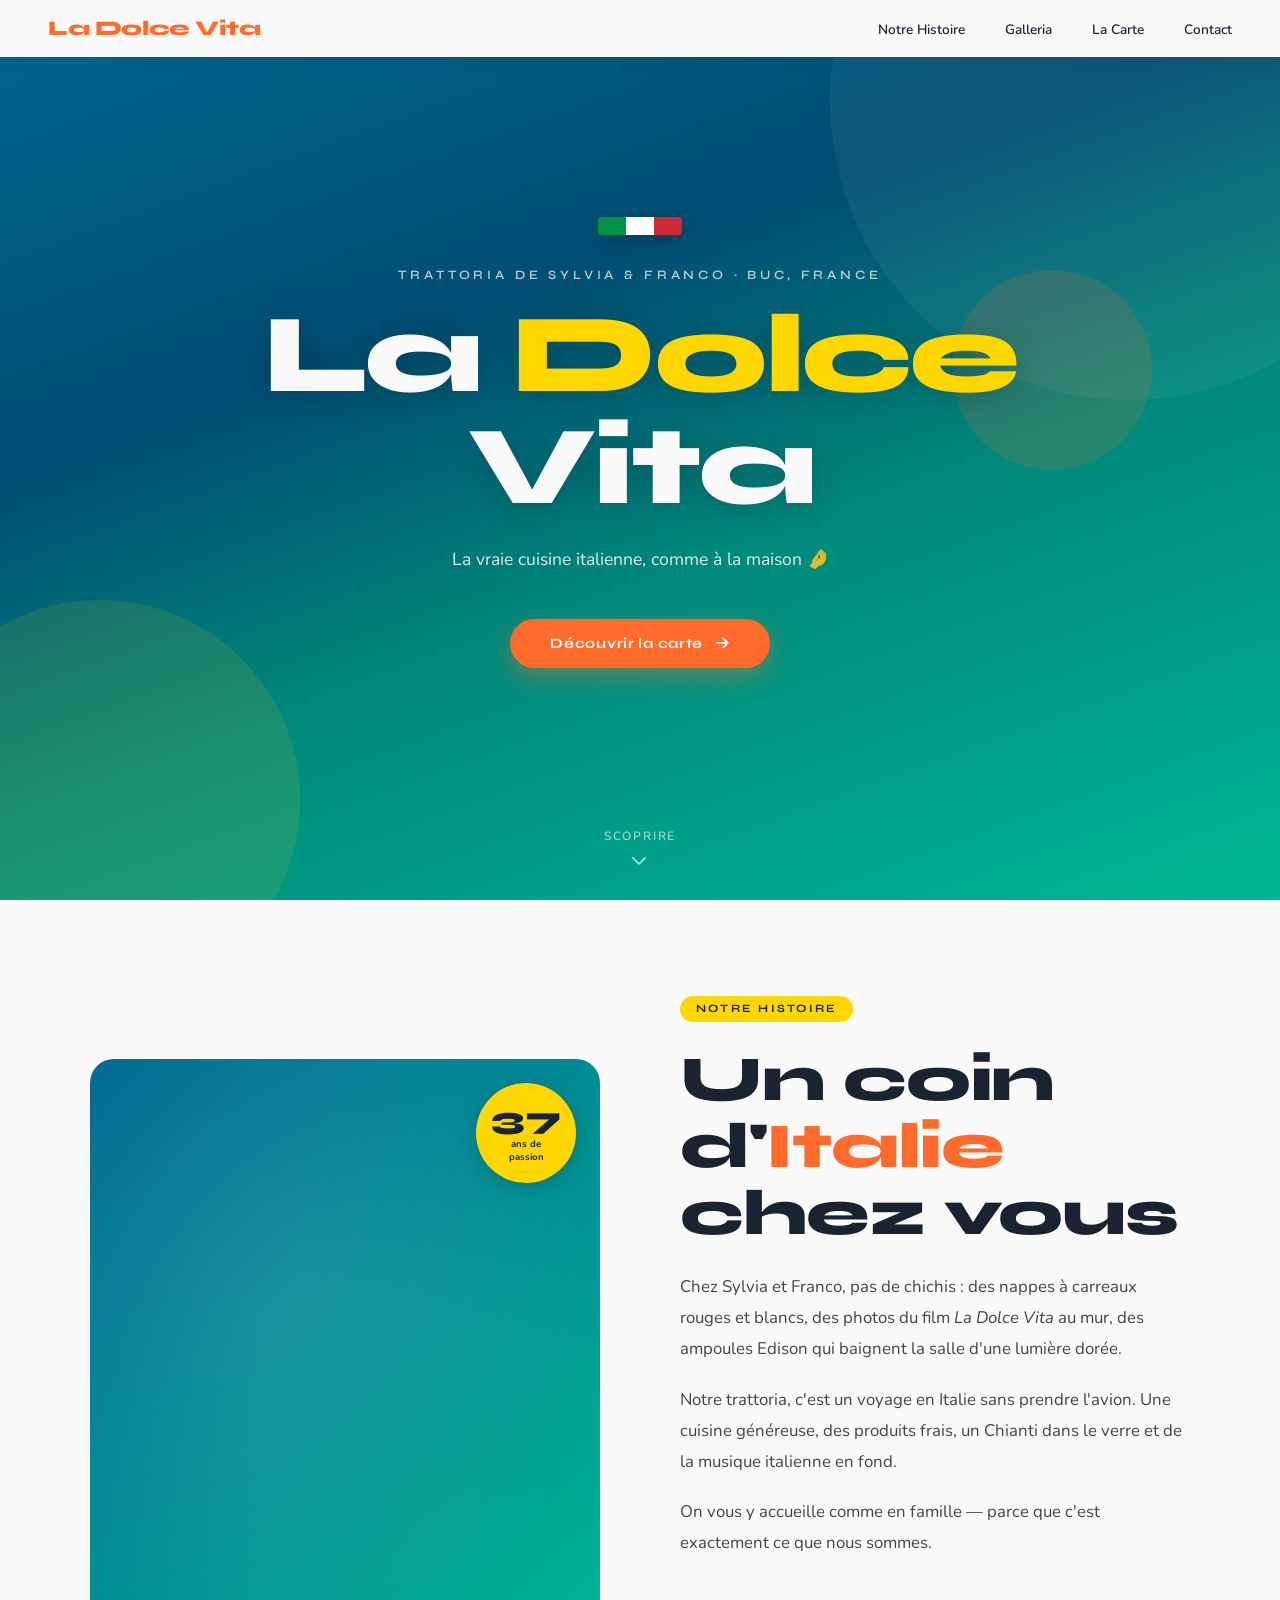
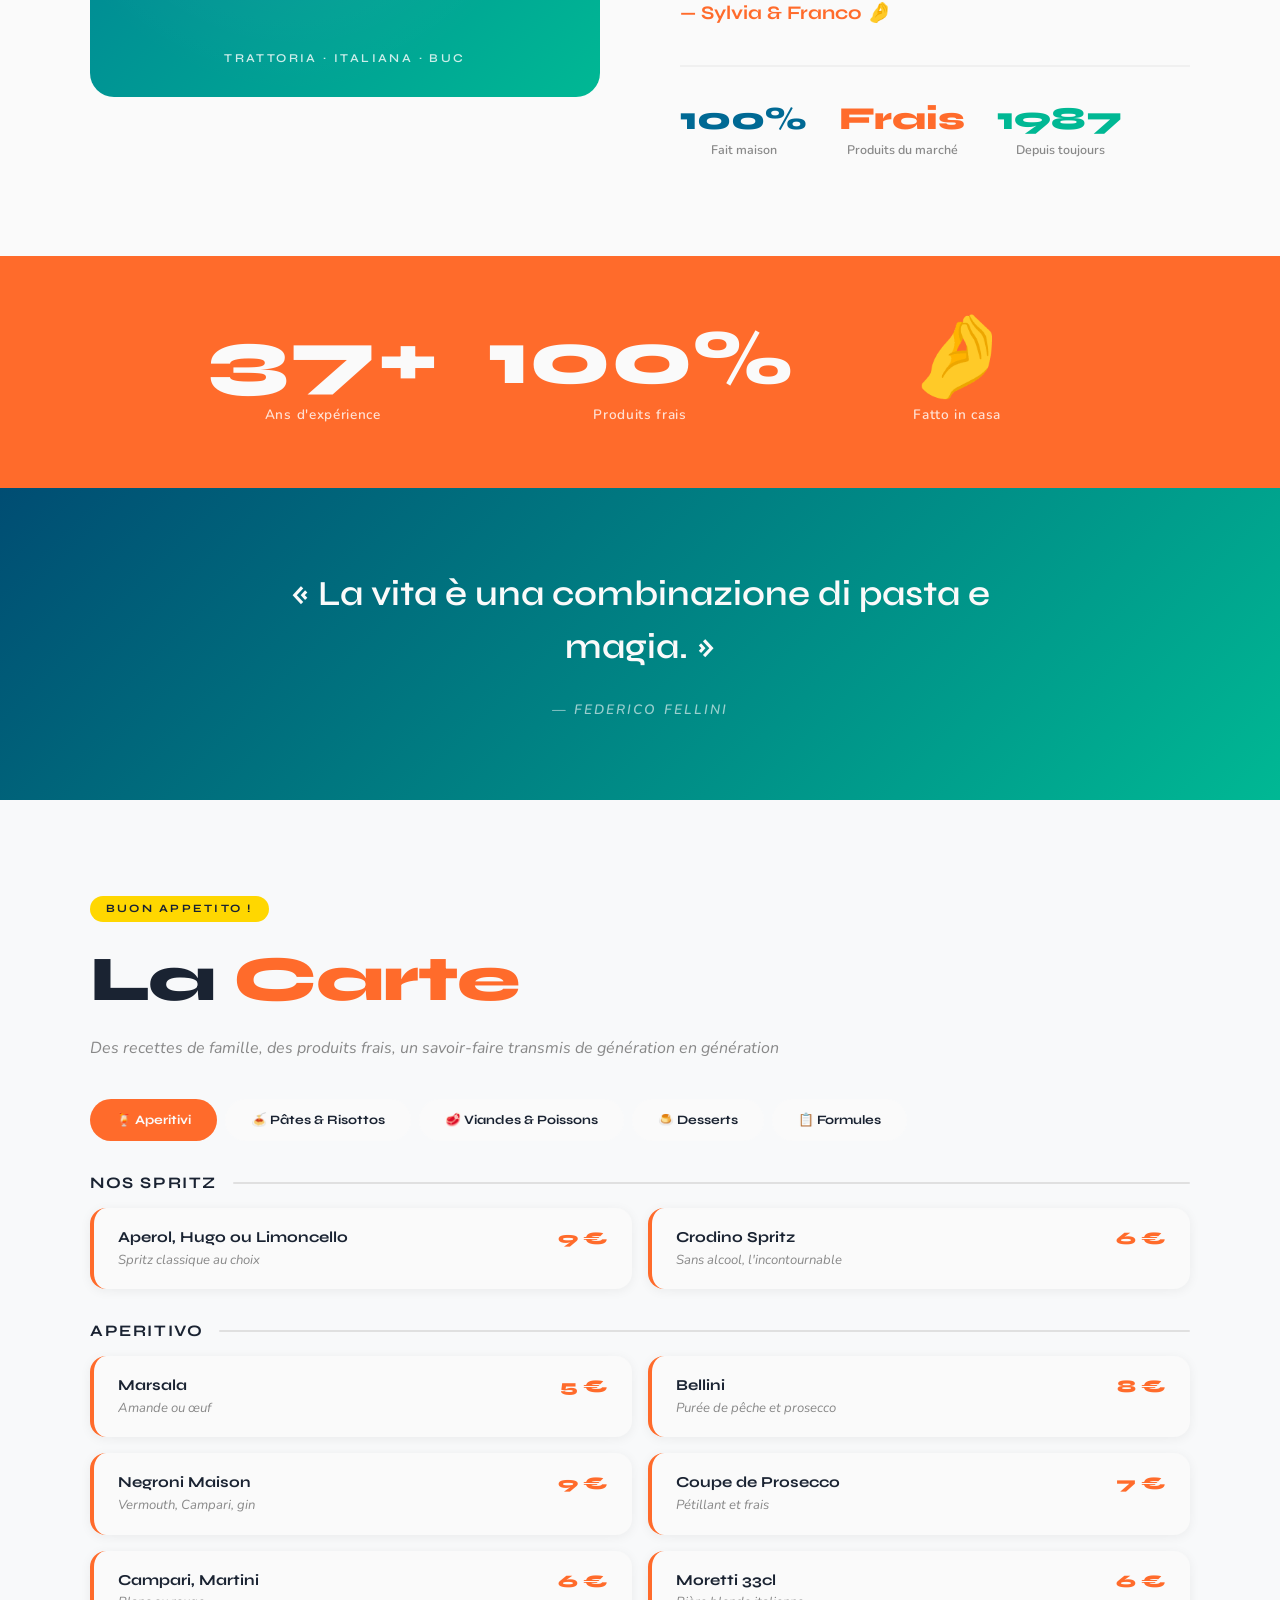
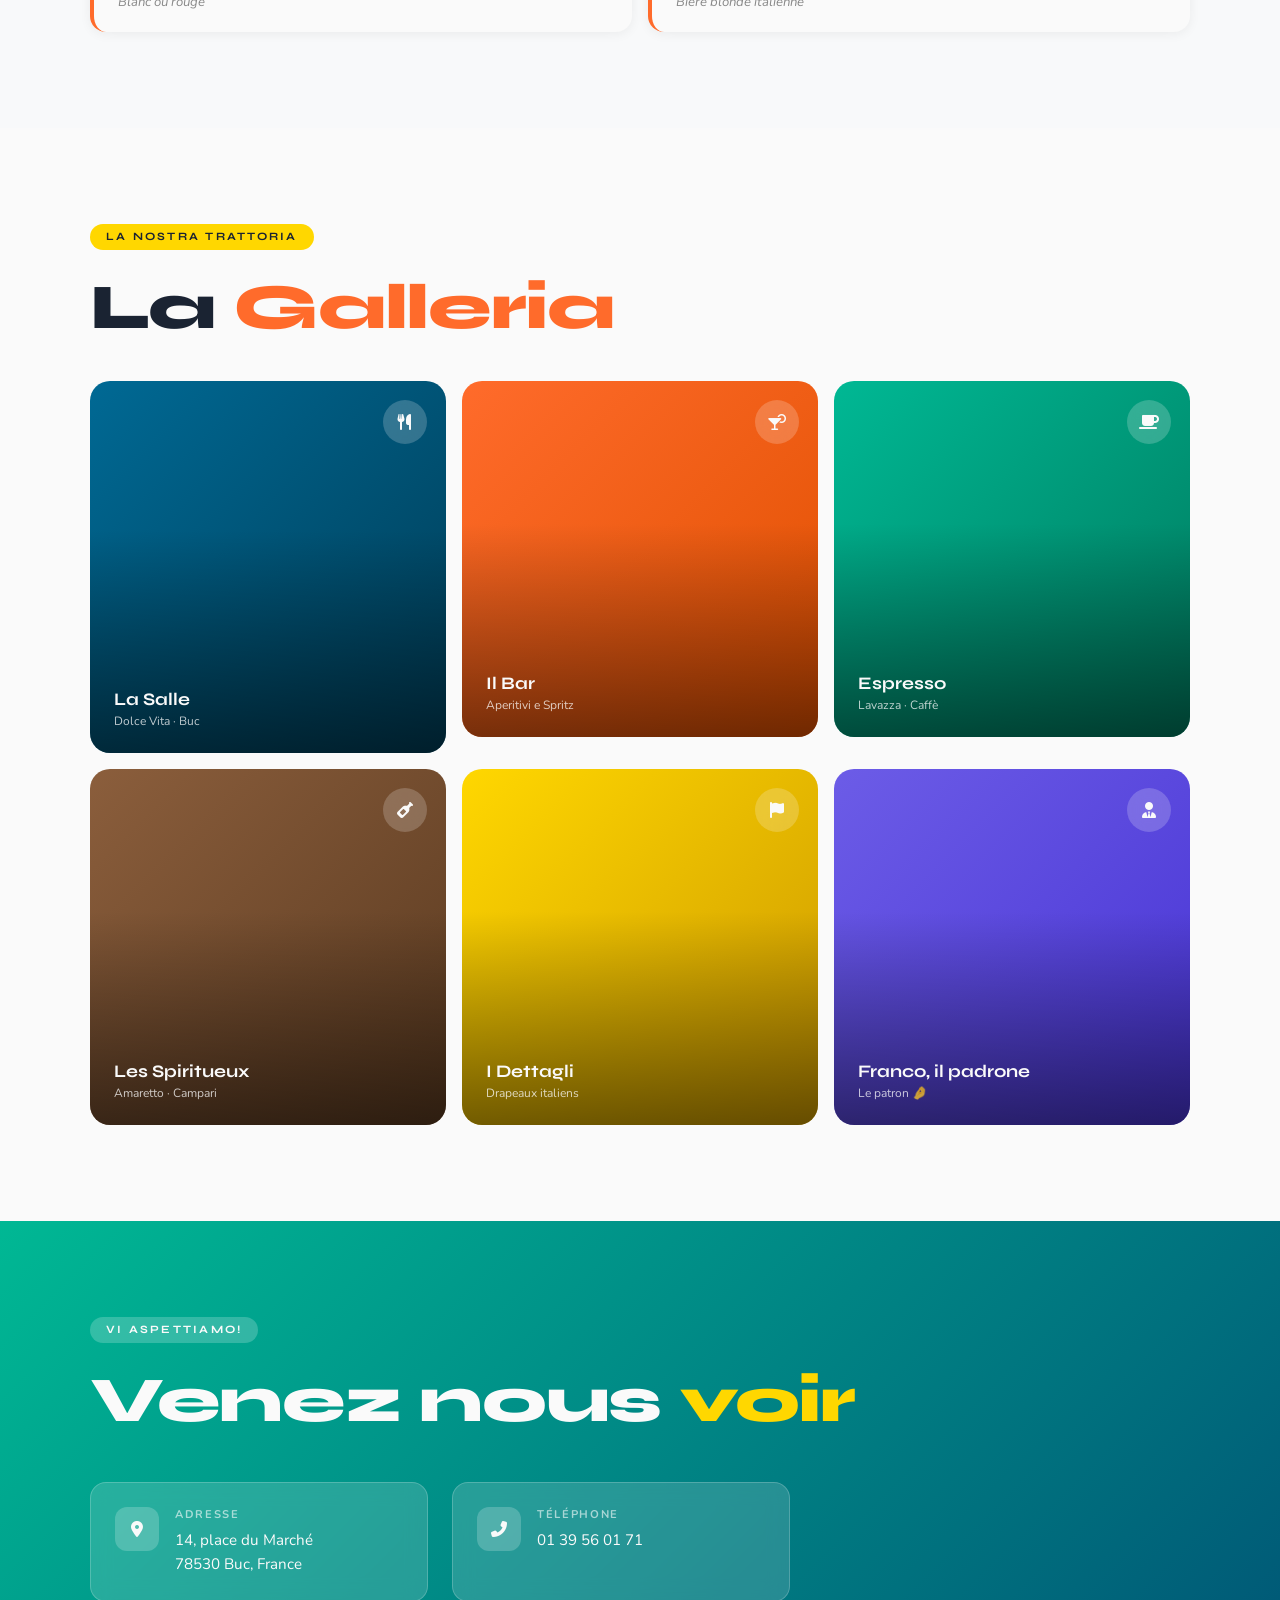
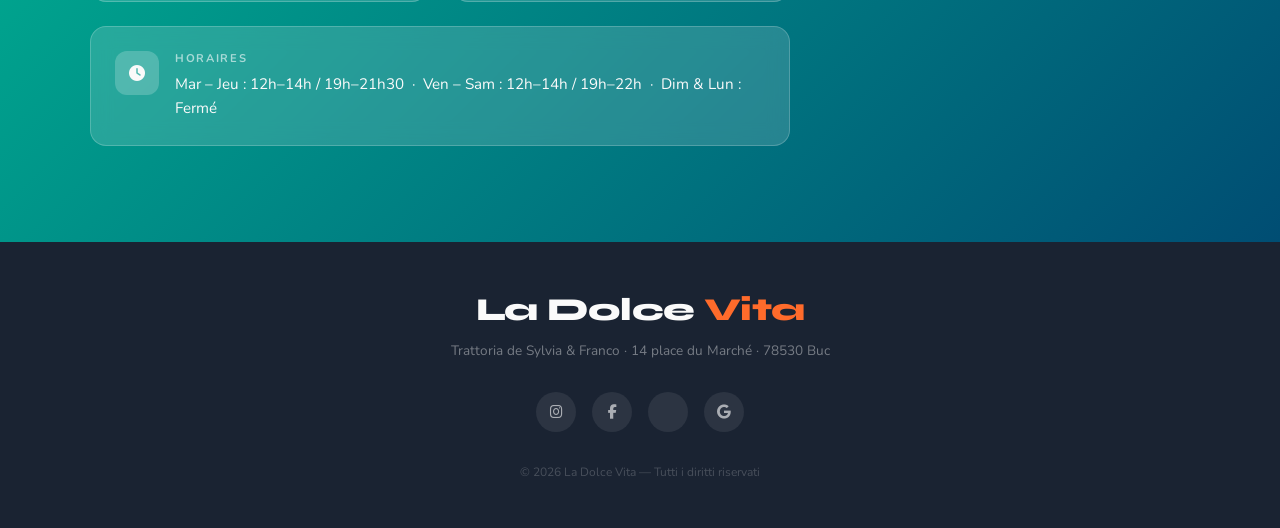
<file: designs/design3-costa-smeralda.html>
<!DOCTYPE html>
<html lang="fr">
<head>
<meta charset="UTF-8">
<meta name="viewport" content="width=device-width, initial-scale=1.0">
<title>La Dolce Vita — Costa Smeralda</title>
<link rel="stylesheet" href="https://cdnjs.cloudflare.com/ajax/libs/font-awesome/6.5.1/css/all.min.css">
<style>
@import url('https://fonts.googleapis.com/css2?family=Syne:wght@400;600;700;800&family=Nunito:ital,wght@0,300;0,400;0,600;1,300&display=swap');

*, *::before, *::after { margin: 0; padding: 0; box-sizing: border-box; }
:root {
  --ocean: #006994;
  --orange: #FF6B2B;
  --lemon: #FFD700;
  --coral: #FF4757;
  --teal: #00B894;
  --white: #FAFAFA;
  --dark: #1A2332;
}
html { scroll-behavior: smooth; }
body { font-family: 'Nunito', sans-serif; background: var(--white); color: var(--dark); overflow-x: hidden; }

/* NAV */
nav {
  position: fixed; top: 0; left: 0; right: 0; z-index: 100;
  display: flex; align-items: center; justify-content: space-between;
  padding: 1rem 3rem;
  background: var(--white);
  box-shadow: 0 2px 20px rgba(0,0,0,0.08);
  transition: box-shadow 0.3s;
}
nav.scrolled { box-shadow: 0 4px 30px rgba(0,0,0,0.12); }
.nav-logo {
  font-family: 'Syne', sans-serif;
  font-size: 1.3rem;
  font-weight: 800;
  color: var(--orange);
  text-decoration: none;
  letter-spacing: -0.02em;
}
.nav-links { display: flex; gap: 2.5rem; list-style: none; }
.nav-links a {
  text-decoration: none;
  font-size: 0.85rem;
  font-weight: 600;
  color: var(--dark);
  position: relative;
  transition: color 0.3s;
}
.nav-links a::before {
  content: '';
  position: absolute; top: -4px; left: -6px; right: -6px; bottom: -4px;
  background: var(--lemon);
  border-radius: 4px;
  opacity: 0;
  transform: scale(0.8);
  transition: opacity 0.3s, transform 0.3s;
  z-index: -1;
}
.nav-links a:hover::before { opacity: 1; transform: scale(1); }
.nav-links a:hover { color: var(--dark); }
.nav-burger { display: none; flex-direction: column; gap: 5px; cursor: pointer; border: none; background: none; }
.nav-burger span { width: 24px; height: 2px; background: var(--dark); border-radius: 2px; transition: all 0.3s; }

/* HERO */
.hero {
  min-height: 100vh;
  position: relative;
  overflow: hidden;
  display: flex; flex-direction: column; align-items: center; justify-content: center;
  padding-top: 80px;
}
.hero-bg {
  position: absolute; inset: 0;
  background: linear-gradient(160deg, var(--ocean) 0%, #004d73 35%, #00897B 60%, var(--teal) 100%);
}
.hero-shape1 {
  position: absolute;
  width: 600px; height: 600px;
  border-radius: 50%;
  background: rgba(255,255,255,0.05);
  top: -200px; right: -150px;
  animation: float1 8s ease-in-out infinite;
}
.hero-shape2 {
  position: absolute;
  width: 400px; height: 400px;
  border-radius: 50%;
  background: rgba(255,215,0,0.1);
  bottom: -100px; left: -100px;
  animation: float2 10s ease-in-out infinite;
}
.hero-shape3 {
  position: absolute;
  width: 200px; height: 200px;
  border-radius: 50%;
  background: rgba(255,107,43,0.15);
  top: 30%; right: 10%;
  animation: float3 6s ease-in-out infinite;
}
@keyframes float1 { 0%, 100% { transform: translate(0,0); } 50% { transform: translate(-30px, 20px); } }
@keyframes float2 { 0%, 100% { transform: translate(0,0); } 50% { transform: translate(20px, -30px); } }
@keyframes float3 { 0%, 100% { transform: translate(0,0) scale(1); } 50% { transform: translate(-10px, 10px) scale(1.05); } }
.hero-content {
  position: relative; z-index: 1;
  text-align: center; padding: 2rem;
}
.hero-flag {
  display: inline-flex; gap: 0; border-radius: 4px; overflow: hidden;
  margin-bottom: 2rem;
  box-shadow: 0 4px 15px rgba(0,0,0,0.2);
}
.hero-flag span { width: 28px; height: 18px; }
.hero-flag .f1 { background: #009246; }
.hero-flag .f2 { background: #fff; }
.hero-flag .f3 { background: #CE2B37; }
.hero-eyebrow {
  font-family: 'Syne', sans-serif;
  font-size: 0.8rem;
  font-weight: 600;
  letter-spacing: 0.3em;
  text-transform: uppercase;
  color: rgba(255,255,255,0.7);
  margin-bottom: 1rem;
}
.hero-title {
  font-family: 'Syne', sans-serif;
  font-size: clamp(3.5rem, 10vw, 7rem);
  font-weight: 800;
  color: var(--white);
  line-height: 1;
  margin-bottom: 1.5rem;
  letter-spacing: -0.03em;
  text-shadow: 0 4px 30px rgba(0,0,0,0.2);
  animation: heroIn 0.8s ease backwards;
}
.hero-title em { color: var(--lemon); font-style: normal; }
@keyframes heroIn { from { opacity: 0; transform: translateY(40px); } to { opacity: 1; transform: none; } }
.hero-sub {
  font-size: 1.1rem;
  color: rgba(255,255,255,0.85);
  margin-bottom: 3rem;
  animation: heroIn 0.8s 0.2s ease backwards;
}
.hero-cta {
  display: inline-flex; align-items: center; gap: 0.8rem;
  background: var(--orange);
  color: var(--white);
  text-decoration: none;
  font-family: 'Syne', sans-serif;
  font-size: 0.9rem;
  font-weight: 700;
  letter-spacing: 0.05em;
  padding: 1rem 2.5rem;
  border-radius: 50px;
  box-shadow: 0 8px 25px rgba(255,107,43,0.4);
  transition: transform 0.3s, box-shadow 0.3s;
  animation: heroIn 0.8s 0.4s ease backwards;
}
.hero-cta:hover { transform: translateY(-3px); box-shadow: 0 12px 35px rgba(255,107,43,0.5); }
.hero-scroll {
  position: absolute; bottom: 2rem; left: 50%; transform: translateX(-50%);
  color: rgba(255,255,255,0.6);
  font-size: 0.75rem;
  font-weight: 600;
  letter-spacing: 0.15em;
  text-transform: uppercase;
  display: flex; flex-direction: column; align-items: center; gap: 0.5rem;
  animation: bounce 2s ease-in-out infinite;
}
@keyframes bounce { 0%, 100% { transform: translateX(-50%) translateY(0); } 50% { transform: translateX(-50%) translateY(8px); } }
.hero-scroll i { font-size: 1rem; }

/* SECTION */
section { padding: 6rem 2rem; }
.container { max-width: 1100px; margin: 0 auto; }
.section-tag {
  display: inline-flex; align-items: center; gap: 0.6rem;
  background: var(--lemon);
  color: var(--dark);
  font-family: 'Syne', sans-serif;
  font-size: 0.7rem;
  font-weight: 700;
  letter-spacing: 0.2em;
  text-transform: uppercase;
  padding: 0.4rem 1rem;
  border-radius: 50px;
  margin-bottom: 1.5rem;
}
.section-title {
  font-family: 'Syne', sans-serif;
  font-size: clamp(2.5rem, 5vw, 4rem);
  font-weight: 800;
  color: var(--dark);
  line-height: 1.05;
  margin-bottom: 1.5rem;
  letter-spacing: -0.02em;
}
.section-title em { color: var(--orange); font-style: normal; }

/* ABOUT */
.about { background: var(--white); }
.about-grid {
  display: grid;
  grid-template-columns: 1fr 1fr;
  gap: 5rem;
  align-items: center;
}
.about-visual {
  position: relative;
  border-radius: 24px;
  overflow: hidden;
  aspect-ratio: 4/5;
  background: linear-gradient(135deg, var(--ocean), var(--teal));
}
.about-visual::before {
  content: '';
  position: absolute; inset: 0;
  background: radial-gradient(ellipse at 40% 40%, rgba(255,255,255,0.1), transparent 70%);
}
.about-float {
  position: absolute;
  width: 100px; height: 100px;
  border-radius: 50%;
  top: 1.5rem; right: 1.5rem;
  background: var(--lemon);
  display: flex; flex-direction: column; align-items: center; justify-content: center;
  box-shadow: 0 4px 20px rgba(0,0,0,0.2);
}
.about-float-num {
  font-family: 'Syne', sans-serif;
  font-size: 2rem; font-weight: 800;
  color: var(--dark); line-height: 1;
}
.about-float-label { font-size: 0.6rem; font-weight: 700; color: var(--dark); text-align: center; margin-top: 2px; }
.about-center-text {
  position: absolute; bottom: 2rem; left: 50%; transform: translateX(-50%);
  font-family: 'Syne', sans-serif;
  font-size: 0.75rem; font-weight: 600;
  color: rgba(255,255,255,0.8); letter-spacing: 0.2em; text-transform: uppercase;
  white-space: nowrap;
}
.about-body { font-size: 1.05rem; line-height: 1.85; color: #444; }
.about-body p { margin-bottom: 1.2rem; }
.about-sig {
  display: inline-block; margin-top: 1.5rem;
  font-family: 'Syne', sans-serif; font-weight: 700;
  font-size: 1.2rem; color: var(--orange);
}
.about-stats {
  display: flex; gap: 2rem;
  margin-top: 2.5rem; padding-top: 2rem;
  border-top: 2px solid #f0f0f0;
}
.about-stat { text-align: center; }
.about-stat-num {
  font-family: 'Syne', sans-serif; font-size: 2rem; font-weight: 800;
  color: var(--ocean); display: block;
}
.about-stat-label { font-size: 0.78rem; color: #888; font-weight: 600; margin-top: 0.2rem; }

/* STATS BANNER */
.stats-banner {
  background: var(--orange);
  padding: 4rem 2rem;
}
.stats-grid {
  max-width: 900px; margin: 0 auto;
  display: grid; grid-template-columns: repeat(3, 1fr);
  gap: 2rem; text-align: center;
}
.banner-num {
  font-family: 'Syne', sans-serif;
  font-size: clamp(3rem, 6vw, 5rem);
  font-weight: 800; color: var(--white); line-height: 1;
}
.banner-label { font-size: 0.85rem; font-weight: 600; color: rgba(255,255,255,0.8); margin-top: 0.5rem; letter-spacing: 0.05em; }

/* QUOTE */
.quote-section {
  background: linear-gradient(135deg, #004d73, var(--teal));
  padding: 5rem 2rem;
  text-align: center;
}
.quote-inner { max-width: 700px; margin: 0 auto; }
.quote-text {
  font-family: 'Syne', sans-serif;
  font-size: clamp(1.4rem, 3vw, 2.2rem);
  font-weight: 600; color: var(--white); line-height: 1.5; margin-bottom: 1.5rem;
}
.quote-author { font-size: 0.85rem; font-weight: 600; color: rgba(255,255,255,0.6); letter-spacing: 0.15em; text-transform: uppercase; }

/* MENU */
.menu-section { background: #f8f9fa; }
.menu-tabs {
  display: flex; gap: 0.5rem; flex-wrap: wrap;
  margin: 2.5rem 0 2rem;
}
.tab-btn {
  padding: 0.7rem 1.5rem;
  border: 2px solid transparent;
  border-radius: 50px;
  font-family: 'Syne', sans-serif;
  font-size: 0.8rem; font-weight: 700;
  cursor: pointer;
  background: var(--white);
  color: var(--dark);
  transition: all 0.3s;
}
.tab-btn:hover { border-color: var(--orange); color: var(--orange); }
.tab-btn.active.t1 { background: var(--orange); color: var(--white); }
.tab-btn.active.t2 { background: var(--ocean); color: var(--white); }
.tab-btn.active.t3 { background: var(--coral); color: var(--white); }
.tab-btn.active.t4 { background: var(--teal); color: var(--white); }
.tab-btn.active.t5 { background: var(--dark); color: var(--white); }
.menu-panel { display: none; }
.menu-panel.active { display: block; }
.menu-subheading {
  font-family: 'Syne', sans-serif;
  font-size: 1rem; font-weight: 700;
  color: var(--dark); letter-spacing: 0.1em; text-transform: uppercase;
  margin: 2rem 0 1rem;
  display: flex; align-items: center; gap: 1rem;
}
.menu-subheading::after { content: ''; flex: 1; height: 2px; background: #e0e0e0; border-radius: 2px; }
.menu-grid { display: grid; grid-template-columns: 1fr 1fr; gap: 1rem; }
.menu-card {
  background: var(--white);
  border-radius: 16px;
  padding: 1.25rem 1.5rem;
  display: flex; justify-content: space-between; align-items: start; gap: 1rem;
  box-shadow: 0 2px 12px rgba(0,0,0,0.06);
  border-left: 4px solid var(--orange);
  transition: transform 0.3s, box-shadow 0.3s;
}
.menu-card:hover { transform: translateY(-2px); box-shadow: 0 8px 25px rgba(0,0,0,0.1); }
.menu-card-name { font-family: 'Syne', sans-serif; font-size: 0.95rem; font-weight: 700; color: var(--dark); margin-bottom: 0.3rem; }
.menu-card-desc { font-size: 0.82rem; color: #888; font-style: italic; line-height: 1.4; }
.menu-card-price { font-family: 'Syne', sans-serif; font-size: 1.1rem; font-weight: 800; color: var(--orange); white-space: nowrap; flex-shrink: 0; }

/* GALLERY */
.gallery-section { background: var(--white); }
.gallery-mosaic {
  display: grid;
  grid-template-columns: repeat(3, 1fr);
  gap: 1rem;
  margin-top: 2.5rem;
}
.g-cell {
  border-radius: 20px;
  overflow: hidden;
  position: relative;
  cursor: pointer;
  aspect-ratio: 1;
  transition: transform 0.4s;
}
.g-cell:hover { transform: scale(1.02); }
.g-cell:nth-child(1) { aspect-ratio: auto; grid-row: span 2; }
.g-cell:nth-child(4) { aspect-ratio: auto; grid-column: span 2; }
.g-cell:nth-child(1) .g-bg { background: linear-gradient(135deg, var(--ocean), #003d57); }
.g-cell:nth-child(2) .g-bg { background: linear-gradient(135deg, var(--orange), #e05000); }
.g-cell:nth-child(3) .g-bg { background: linear-gradient(135deg, var(--teal), #007a5e); }
.g-cell:nth-child(4) .g-bg { background: linear-gradient(135deg, var(--coral), #cc2030); }
.g-cell:nth-child(5) .g-bg { background: linear-gradient(135deg, #8B5E3C, #5a3a20); }
.g-cell:nth-child(6) .g-bg { background: linear-gradient(135deg, var(--lemon), #cc9900); }
.g-cell:nth-child(7) .g-bg { background: linear-gradient(135deg, #6C5CE7, #4834d4); }
.g-bg { position: absolute; inset: 0; }
.g-info {
  position: absolute; inset: 0;
  display: flex; flex-direction: column; justify-content: flex-end;
  padding: 1.5rem;
  background: linear-gradient(to top, rgba(0,0,0,0.5) 0%, transparent 60%);
}
.g-title { font-family: 'Syne', sans-serif; font-size: 1.1rem; font-weight: 700; color: var(--white); }
.g-sub { font-size: 0.75rem; color: rgba(255,255,255,0.75); margin-top: 0.2rem; }
.g-icon-wrap {
  position: absolute; top: 1.2rem; right: 1.2rem;
  width: 44px; height: 44px;
  border-radius: 50%;
  background: rgba(255,255,255,0.2);
  backdrop-filter: blur(8px);
  display: flex; align-items: center; justify-content: center;
  color: var(--white); font-size: 1rem;
}

/* CONTACT */
.contact-section {
  background: linear-gradient(135deg, var(--teal), #004d73);
  padding: 6rem 2rem;
}
.contact-section .section-title { color: var(--white); }
.contact-section .section-tag { background: rgba(255,255,255,0.2); color: var(--white); }
.contact-grid {
  display: grid;
  grid-template-columns: repeat(2, 1fr);
  gap: 1.5rem;
  margin-top: 3rem;
  max-width: 700px;
}
.contact-card {
  background: rgba(255,255,255,0.15);
  backdrop-filter: blur(10px);
  border: 1px solid rgba(255,255,255,0.2);
  border-radius: 16px;
  padding: 1.5rem;
  display: flex; gap: 1rem; align-items: start;
}
.c-icon {
  width: 44px; height: 44px;
  background: rgba(255,255,255,0.2);
  border-radius: 12px;
  display: flex; align-items: center; justify-content: center;
  color: var(--white); font-size: 1rem;
  flex-shrink: 0;
}
.c-label { font-size: 0.7rem; font-weight: 700; letter-spacing: 0.15em; text-transform: uppercase; color: rgba(255,255,255,0.6); margin-bottom: 0.4rem; }
.c-value { color: var(--white); font-size: 0.95rem; line-height: 1.6; }
.c-value a { color: inherit; text-decoration: none; }

/* FOOTER */
footer {
  background: var(--dark);
  padding: 3rem 2rem;
  text-align: center;
}
.footer-logo-wrap {
  font-family: 'Syne', sans-serif;
  font-size: 2rem; font-weight: 800;
  color: var(--white); margin-bottom: 0.75rem;
  letter-spacing: -0.02em;
}
.footer-logo-wrap span { color: var(--orange); }
.footer-tag { font-size: 0.85rem; color: rgba(255,255,255,0.4); margin-bottom: 2rem; }
.footer-socials { display: flex; justify-content: center; gap: 1rem; margin-bottom: 2rem; }
.footer-socials a {
  width: 40px; height: 40px; border-radius: 50%;
  background: rgba(255,255,255,0.08);
  color: rgba(255,255,255,0.6);
  display: flex; align-items: center; justify-content: center;
  font-size: 0.9rem; text-decoration: none;
  transition: background 0.3s, color 0.3s;
}
.footer-socials a:hover { background: var(--orange); color: var(--white); }
.footer-copy { font-size: 0.75rem; color: rgba(255,255,255,0.2); }

/* REVEAL */
.reveal { opacity: 0; transform: translateY(30px); transition: opacity 0.7s, transform 0.7s; }
.reveal.visible { opacity: 1; transform: none; }

@media (max-width: 800px) {
  nav { padding: 1rem 1.5rem; }
  .nav-links { display: none; }
  .nav-links.open { display: flex; flex-direction: column; position: fixed; inset: 0; top: 68px; background: var(--white); padding: 2rem 1.5rem; gap: 1.5rem; z-index: 99; box-shadow: 0 4px 30px rgba(0,0,0,0.1); }
  .nav-burger { display: flex; }
  .about-grid { grid-template-columns: 1fr; }
  .about-visual { aspect-ratio: 16/9; }
  .menu-grid { grid-template-columns: 1fr; }
  .gallery-mosaic { grid-template-columns: 1fr 1fr; }
  .g-cell:nth-child(1) { grid-column: span 2; grid-row: span 1; }
  .g-cell:nth-child(4) { grid-column: span 1; }
  .contact-grid { grid-template-columns: 1fr; }
  .stats-grid { grid-template-columns: 1fr; }
}
</style>
</head>
<body>

<nav id="navbar">
  <a href="#" class="nav-logo">La Dolce Vita</a>
  <ul class="nav-links" id="navLinks">
    <li><a href="#storia">Notre Histoire</a></li>
    <li><a href="#galleria">Galleria</a></li>
    <li><a href="#carta">La Carte</a></li>
    <li><a href="#contatto">Contact</a></li>
  </ul>
  <button class="nav-burger" id="burger" aria-label="Menu">
    <span></span><span></span><span></span>
  </button>
</nav>

<section class="hero" id="hero">
  <div class="hero-bg"></div>
  <div class="hero-shape1"></div>
  <div class="hero-shape2"></div>
  <div class="hero-shape3"></div>
  <div class="hero-content">
    <div class="hero-flag"><span class="f1"></span><span class="f2"></span><span class="f3"></span></div>
    <p class="hero-eyebrow">Trattoria de Sylvia &amp; Franco · Buc, France</p>
    <h1 class="hero-title">La <em>Dolce</em><br>Vita</h1>
    <p class="hero-sub">La vraie cuisine italienne, comme à la maison 🤌</p>
    <a href="#carta" class="hero-cta">Découvrir la carte <i class="fas fa-arrow-right"></i></a>
  </div>
  <div class="hero-scroll">
    <span>Scoprire</span>
    <i class="fas fa-chevron-down"></i>
  </div>
</section>

<section class="about" id="storia">
  <div class="container">
    <div class="about-grid">
      <div class="about-visual reveal">
        <div class="about-float">
          <span class="about-float-num">37</span>
          <span class="about-float-label">ans de<br>passion</span>
        </div>
        <div class="about-center-text">TRATTORIA · ITALIANA · BUC</div>
      </div>
      <div class="reveal">
        <div class="section-tag">Notre Histoire</div>
        <h2 class="section-title">Un coin d'<em>Italie</em><br>chez vous</h2>
        <div class="about-body">
          <p>Chez Sylvia et Franco, pas de chichis : des nappes à carreaux rouges et blancs, des photos du film <em>La Dolce Vita</em> au mur, des ampoules Edison qui baignent la salle d'une lumière dorée.</p>
          <p>Notre trattoria, c'est un voyage en Italie sans prendre l'avion. Une cuisine généreuse, des produits frais, un Chianti dans le verre et de la musique italienne en fond.</p>
          <p>On vous y accueille comme en famille — parce que c'est exactement ce que nous sommes.</p>
        </div>
        <span class="about-sig">— Sylvia &amp; Franco 🤌</span>
        <div class="about-stats">
          <div class="about-stat"><span class="about-stat-num">100%</span><span class="about-stat-label">Fait maison</span></div>
          <div class="about-stat"><span class="about-stat-num" style="color:var(--orange)">Frais</span><span class="about-stat-label">Produits du marché</span></div>
          <div class="about-stat"><span class="about-stat-num" style="color:var(--teal)">1987</span><span class="about-stat-label">Depuis toujours</span></div>
        </div>
      </div>
    </div>
  </div>
</section>

<div class="stats-banner">
  <div class="stats-grid">
    <div class="reveal"><div class="banner-num">37+</div><div class="banner-label">Ans d'expérience</div></div>
    <div class="reveal"><div class="banner-num">100%</div><div class="banner-label">Produits frais</div></div>
    <div class="reveal"><div class="banner-num">🤌</div><div class="banner-label">Fatto in casa</div></div>
  </div>
</div>

<section class="quote-section">
  <div class="quote-inner reveal">
    <p class="quote-text">« La vita è una combinazione di pasta e magia. »</p>
    <cite class="quote-author">— Federico Fellini</cite>
  </div>
</section>

<section class="menu-section" id="carta">
  <div class="container">
    <div class="section-tag reveal">Buon Appetito !</div>
    <h2 class="section-title reveal">La <em>Carte</em></h2>
    <p style="color:#888; font-style:italic; margin-bottom:0" class="reveal">Des recettes de famille, des produits frais, un savoir-faire transmis de génération en génération</p>
    <div class="menu-tabs">
      <button class="tab-btn t1 active" data-tab="aperitivi">🍹 Aperitivi</button>
      <button class="tab-btn t2" data-tab="primi">🍝 Pâtes &amp; Risottos</button>
      <button class="tab-btn t3" data-tab="secondi">🥩 Viandes &amp; Poissons</button>
      <button class="tab-btn t4" data-tab="dolci">🍮 Desserts</button>
      <button class="tab-btn t5" data-tab="formules">📋 Formules</button>
    </div>

    <div class="menu-panel active" id="tab-aperitivi">
      <div class="menu-subheading">Nos Spritz</div>
      <div class="menu-grid">
        <div class="menu-card"><div><div class="menu-card-name">Aperol, Hugo ou Limoncello</div><div class="menu-card-desc">Spritz classique au choix</div></div><span class="menu-card-price">9 €</span></div>
        <div class="menu-card"><div><div class="menu-card-name">Crodino Spritz</div><div class="menu-card-desc">Sans alcool, l'incontournable</div></div><span class="menu-card-price">6 €</span></div>
      </div>
      <div class="menu-subheading">Aperitivo</div>
      <div class="menu-grid">
        <div class="menu-card"><div><div class="menu-card-name">Marsala</div><div class="menu-card-desc">Amande ou œuf</div></div><span class="menu-card-price">5 €</span></div>
        <div class="menu-card"><div><div class="menu-card-name">Bellini</div><div class="menu-card-desc">Purée de pêche et prosecco</div></div><span class="menu-card-price">8 €</span></div>
        <div class="menu-card"><div><div class="menu-card-name">Negroni Maison</div><div class="menu-card-desc">Vermouth, Campari, gin</div></div><span class="menu-card-price">9 €</span></div>
        <div class="menu-card"><div><div class="menu-card-name">Coupe de Prosecco</div><div class="menu-card-desc">Pétillant et frais</div></div><span class="menu-card-price">7 €</span></div>
        <div class="menu-card"><div><div class="menu-card-name">Campari, Martini</div><div class="menu-card-desc">Blanc ou rouge</div></div><span class="menu-card-price">6 €</span></div>
        <div class="menu-card"><div><div class="menu-card-name">Moretti 33cl</div><div class="menu-card-desc">Bière blonde italienne</div></div><span class="menu-card-price">6 €</span></div>
      </div>
    </div>

    <div class="menu-panel" id="tab-primi">
      <div class="menu-subheading">Pasta</div>
      <div class="menu-grid">
        <div class="menu-card" style="border-color:var(--ocean)"><div><div class="menu-card-name">Cappelletti aux trois fromages</div><div class="menu-card-desc">Ricotta, provolone, parmesan et gorgonzola</div></div><span class="menu-card-price" style="color:var(--ocean)">19 €</span></div>
        <div class="menu-card" style="border-color:var(--ocean)"><div><div class="menu-card-name">Ravioli aux deux truffes</div><div class="menu-card-desc">Truffe blanche, truffe noire, foie gras, parmesan</div></div><span class="menu-card-price" style="color:var(--ocean)">24 €</span></div>
        <div class="menu-card" style="border-color:var(--ocean)"><div><div class="menu-card-name">Ravioli aux gambas poêlées</div><div class="menu-card-desc">Basilic, sauce homard et cognac</div></div><span class="menu-card-price" style="color:var(--ocean)">25 €</span></div>
        <div class="menu-card" style="border-color:var(--ocean)"><div><div class="menu-card-name">Carbonara authentica</div><div class="menu-card-desc">Pecorino romano, œuf, guanciale (sans crème)</div></div><span class="menu-card-price" style="color:var(--ocean)">19 €</span></div>
        <div class="menu-card" style="border-color:var(--ocean)"><div><div class="menu-card-name">Rigatoni à la calabrese</div><div class="menu-card-desc">Spianata, tomate, stracciatella</div></div><span class="menu-card-price" style="color:var(--ocean)">19 €</span></div>
        <div class="menu-card" style="border-color:var(--ocean)"><div><div class="menu-card-name">Fettuccine genovese</div><div class="menu-card-desc">Pesto, pignons de pin, tomates confites</div></div><span class="menu-card-price" style="color:var(--ocean)">16 €</span></div>
      </div>
      <div class="menu-subheading">Risotto</div>
      <div class="menu-grid">
        <div class="menu-card" style="border-color:var(--teal)"><div><div class="menu-card-name">Risotto gambas et asperges</div><div class="menu-card-desc">Riz arborio crémeux</div></div><span class="menu-card-price" style="color:var(--teal)">24 €</span></div>
        <div class="menu-card" style="border-color:var(--teal)"><div><div class="menu-card-name">Risotto gorgonzola, poire et noisettes</div><div class="menu-card-desc">Mariage sucré-salé</div></div><span class="menu-card-price" style="color:var(--teal)">21 €</span></div>
        <div class="menu-card" style="border-color:var(--teal)"><div><div class="menu-card-name">Risotto jambon de Parme et truffe noire</div></div><span class="menu-card-price" style="color:var(--teal)">22 €</span></div>
      </div>
    </div>

    <div class="menu-panel" id="tab-secondi">
      <div class="menu-subheading">Viandes</div>
      <div class="menu-grid">
        <div class="menu-card" style="border-color:var(--coral)"><div><div class="menu-card-name">Polpette de la Mamma</div><div class="menu-card-desc">Bœuf, tomate, mozzarella gratinée</div></div><span class="menu-card-price" style="color:var(--coral)">20 €</span></div>
        <div class="menu-card" style="border-color:var(--coral)"><div><div class="menu-card-name">Saltimbocca a la romana</div><div class="menu-card-desc">Veau, jambon de Parme, sauge</div></div><span class="menu-card-price" style="color:var(--coral)">24 €</span></div>
        <div class="menu-card" style="border-color:var(--coral)"><div><div class="menu-card-name">Scaloppine a la parmigiana</div><div class="menu-card-desc">Veau pané, aubergines, parmesan</div></div><span class="menu-card-price" style="color:var(--coral)">25 €</span></div>
        <div class="menu-card" style="border-color:var(--coral)"><div><div class="menu-card-name">Scaloppine al Marsala</div><div class="menu-card-desc">Sauce onctueuse au Marsala</div></div><span class="menu-card-price" style="color:var(--coral)">23 €</span></div>
      </div>
      <div class="menu-subheading">Poissons</div>
      <div class="menu-grid">
        <div class="menu-card" style="border-color:var(--ocean)"><div><div class="menu-card-name">Calamari alla napoletana</div><div class="menu-card-desc">Tomates fraîches, basilic, ail</div></div><span class="menu-card-price" style="color:var(--ocean)">22 €</span></div>
        <div class="menu-card" style="border-color:var(--ocean)"><div><div class="menu-card-name">Gambas Dolce Vita</div><div class="menu-card-desc">Flambées cognac, sauce poivre vert, risotto</div></div><span class="menu-card-price" style="color:var(--ocean)">27 €</span></div>
        <div class="menu-card" style="border-color:var(--ocean)"><div><div class="menu-card-name">Fritto Misto</div><div class="menu-card-desc">Calamars, gambas, éperlans, tartare maison</div></div><span class="menu-card-price" style="color:var(--ocean)">27 €</span></div>
      </div>
    </div>

    <div class="menu-panel" id="tab-dolci">
      <div class="menu-subheading">Dolci</div>
      <div class="menu-grid">
        <div class="menu-card" style="border-color:var(--teal)"><div><div class="menu-card-name">Tiramisu classique</div><div class="menu-card-desc">Café et mascarpone</div></div><span class="menu-card-price" style="color:var(--teal)">9 €</span></div>
        <div class="menu-card" style="border-color:var(--teal)"><div><div class="menu-card-name">Baba au limoncello</div><div class="menu-card-desc">Liqueur de citron artisanale</div></div><span class="menu-card-price" style="color:var(--teal)">9 €</span></div>
        <div class="menu-card" style="border-color:var(--teal)"><div><div class="menu-card-name">Panna cotta du moment</div><div class="menu-card-desc">Parfum de saison</div></div><span class="menu-card-price" style="color:var(--teal)">8 €</span></div>
        <div class="menu-card" style="border-color:var(--teal)"><div><div class="menu-card-name">Tarte della Nonna</div><div class="menu-card-desc">Pâte sablée, crème pâtissière, pignons de pin</div></div><span class="menu-card-price" style="color:var(--teal)">9 €</span></div>
        <div class="menu-card" style="border-color:var(--teal)"><div><div class="menu-card-name">Café Affogato</div><div class="menu-card-desc">Glace vanille et espresso chaud</div></div><span class="menu-card-price" style="color:var(--teal)">7 €</span></div>
        <div class="menu-card" style="border-color:var(--teal)"><div><div class="menu-card-name">Coupe Sicilienne</div><div class="menu-card-desc">Sorbet mandarine et Limoncello</div></div><span class="menu-card-price" style="color:var(--teal)">9 €</span></div>
      </div>
    </div>

    <div class="menu-panel" id="tab-formules">
      <div class="menu-subheading">Formules Midi</div>
      <div class="menu-grid">
        <div class="menu-card"><div><div class="menu-card-name">Plat direct</div><div class="menu-card-desc">Plat du jour au choix</div></div><span class="menu-card-price">16 €</span></div>
        <div class="menu-card"><div><div class="menu-card-name">Entrée + Plat</div><div class="menu-card-desc">Du mardi au vendredi midi</div></div><span class="menu-card-price">19.50 €</span></div>
        <div class="menu-card"><div><div class="menu-card-name">Plat + Dessert</div></div><span class="menu-card-price">19.50 €</span></div>
        <div class="menu-card"><div><div class="menu-card-name">Entrée + Plat + Dessert</div><div class="menu-card-desc">Formule complète</div></div><span class="menu-card-price">25 €</span></div>
      </div>
      <div class="menu-subheading">Menu Bambino</div>
      <div class="menu-grid">
        <div class="menu-card" style="border-color:var(--lemon)"><div><div class="menu-card-name">Formule Enfant (moins de 10 ans)</div><div class="menu-card-desc">Boisson + Pâtes ou Poulet pané + Glace</div></div><span class="menu-card-price" style="color:#cc9900">13 €</span></div>
      </div>
    </div>
  </div>
</section>

<section class="gallery-section" id="galleria">
  <div class="container">
    <div class="section-tag reveal">La nostra trattoria</div>
    <h2 class="section-title reveal">La <em>Galleria</em></h2>
    <div class="gallery-mosaic">
      <div class="g-cell reveal"><div class="g-bg"></div><div class="g-info"><div class="g-title">La Salle</div><div class="g-sub">Dolce Vita · Buc</div></div><div class="g-icon-wrap"><i class="fas fa-utensils"></i></div></div>
      <div class="g-cell reveal"><div class="g-bg"></div><div class="g-info"><div class="g-title">Il Bar</div><div class="g-sub">Aperitivi e Spritz</div></div><div class="g-icon-wrap"><i class="fas fa-cocktail"></i></div></div>
      <div class="g-cell reveal"><div class="g-bg"></div><div class="g-info"><div class="g-title">Espresso</div><div class="g-sub">Lavazza · Caffè</div></div><div class="g-icon-wrap"><i class="fas fa-coffee"></i></div></div>
      <div class="g-cell reveal"><div class="g-bg"></div><div class="g-info"><div class="g-title">La Terrazza</div><div class="g-sub">La place du village</div></div><div class="g-icon-wrap"><i class="fas fa-sun"></i></div></div>
      <div class="g-cell reveal"><div class="g-bg"></div><div class="g-info"><div class="g-title">Les Spiritueux</div><div class="g-sub">Amaretto · Campari</div></div><div class="g-icon-wrap"><i class="fas fa-wine-bottle"></i></div></div>
      <div class="g-cell reveal"><div class="g-bg"></div><div class="g-info"><div class="g-title">I Dettagli</div><div class="g-sub">Drapeaux italiens</div></div><div class="g-icon-wrap"><i class="fas fa-flag"></i></div></div>
      <div class="g-cell reveal"><div class="g-bg"></div><div class="g-info"><div class="g-title">Franco, il padrone</div><div class="g-sub">Le patron 🤌</div></div><div class="g-icon-wrap"><i class="fas fa-user-tie"></i></div></div>
    </div>
  </div>
</section>

<section class="contact-section" id="contatto">
  <div class="container">
    <div class="section-tag reveal">Vi aspettiamo!</div>
    <h2 class="section-title reveal">Venez nous <em style="color:var(--lemon)">voir</em></h2>
    <div class="contact-grid reveal">
      <div class="contact-card"><div class="c-icon"><i class="fas fa-map-marker-alt"></i></div><div><div class="c-label">Adresse</div><div class="c-value">14, place du Marché<br>78530 Buc, France</div></div></div>
      <div class="contact-card"><div class="c-icon"><i class="fas fa-phone-alt"></i></div><div><div class="c-label">Téléphone</div><div class="c-value"><a href="tel:0139560171">01 39 56 01 71</a></div></div></div>
      <div class="contact-card" style="grid-column: span 2"><div class="c-icon"><i class="fas fa-clock"></i></div><div><div class="c-label">Horaires</div><div class="c-value">Mar – Jeu : 12h–14h / 19h–21h30 &nbsp;·&nbsp; Ven – Sam : 12h–14h / 19h–22h &nbsp;·&nbsp; Dim &amp; Lun : Fermé</div></div></div>
    </div>
  </div>
</section>

<footer>
  <div class="footer-logo-wrap">La Dolce <span>Vita</span></div>
  <p class="footer-tag">Trattoria de Sylvia &amp; Franco · 14 place du Marché · 78530 Buc</p>
  <div class="footer-socials">
    <a href="#" aria-label="Instagram"><i class="fab fa-instagram"></i></a>
    <a href="#" aria-label="Facebook"><i class="fab fa-facebook-f"></i></a>
    <a href="#" aria-label="TripAdvisor"><i class="fab fa-tripadvisor"></i></a>
    <a href="#" aria-label="Google"><i class="fab fa-google"></i></a>
  </div>
  <p class="footer-copy">&copy; 2026 La Dolce Vita — Tutti i diritti riservati</p>
</footer>

<script>
const navbar = document.getElementById('navbar');
window.addEventListener('scroll', () => navbar.classList.toggle('scrolled', window.scrollY > 50));

const burger = document.getElementById('burger');
const navLinks = document.getElementById('navLinks');
burger.addEventListener('click', () => navLinks.classList.toggle('open'));
navLinks.querySelectorAll('a').forEach(a => a.addEventListener('click', () => navLinks.classList.remove('open')));

document.querySelectorAll('.tab-btn').forEach(btn => {
  btn.addEventListener('click', () => {
    const cls = btn.classList[1];
    document.querySelectorAll('.tab-btn').forEach(b => { b.classList.remove('active'); });
    document.querySelectorAll('.menu-panel').forEach(p => p.classList.remove('active'));
    btn.classList.add('active');
    document.getElementById('tab-' + btn.dataset.tab).classList.add('active');
  });
});

const obs = new IntersectionObserver(entries => {
  entries.forEach(e => { if(e.isIntersecting) { e.target.classList.add('visible'); obs.unobserve(e.target); } });
}, { threshold: 0.1 });
document.querySelectorAll('.reveal').forEach(el => obs.observe(el));
</script>
</body>
</html>
</file>
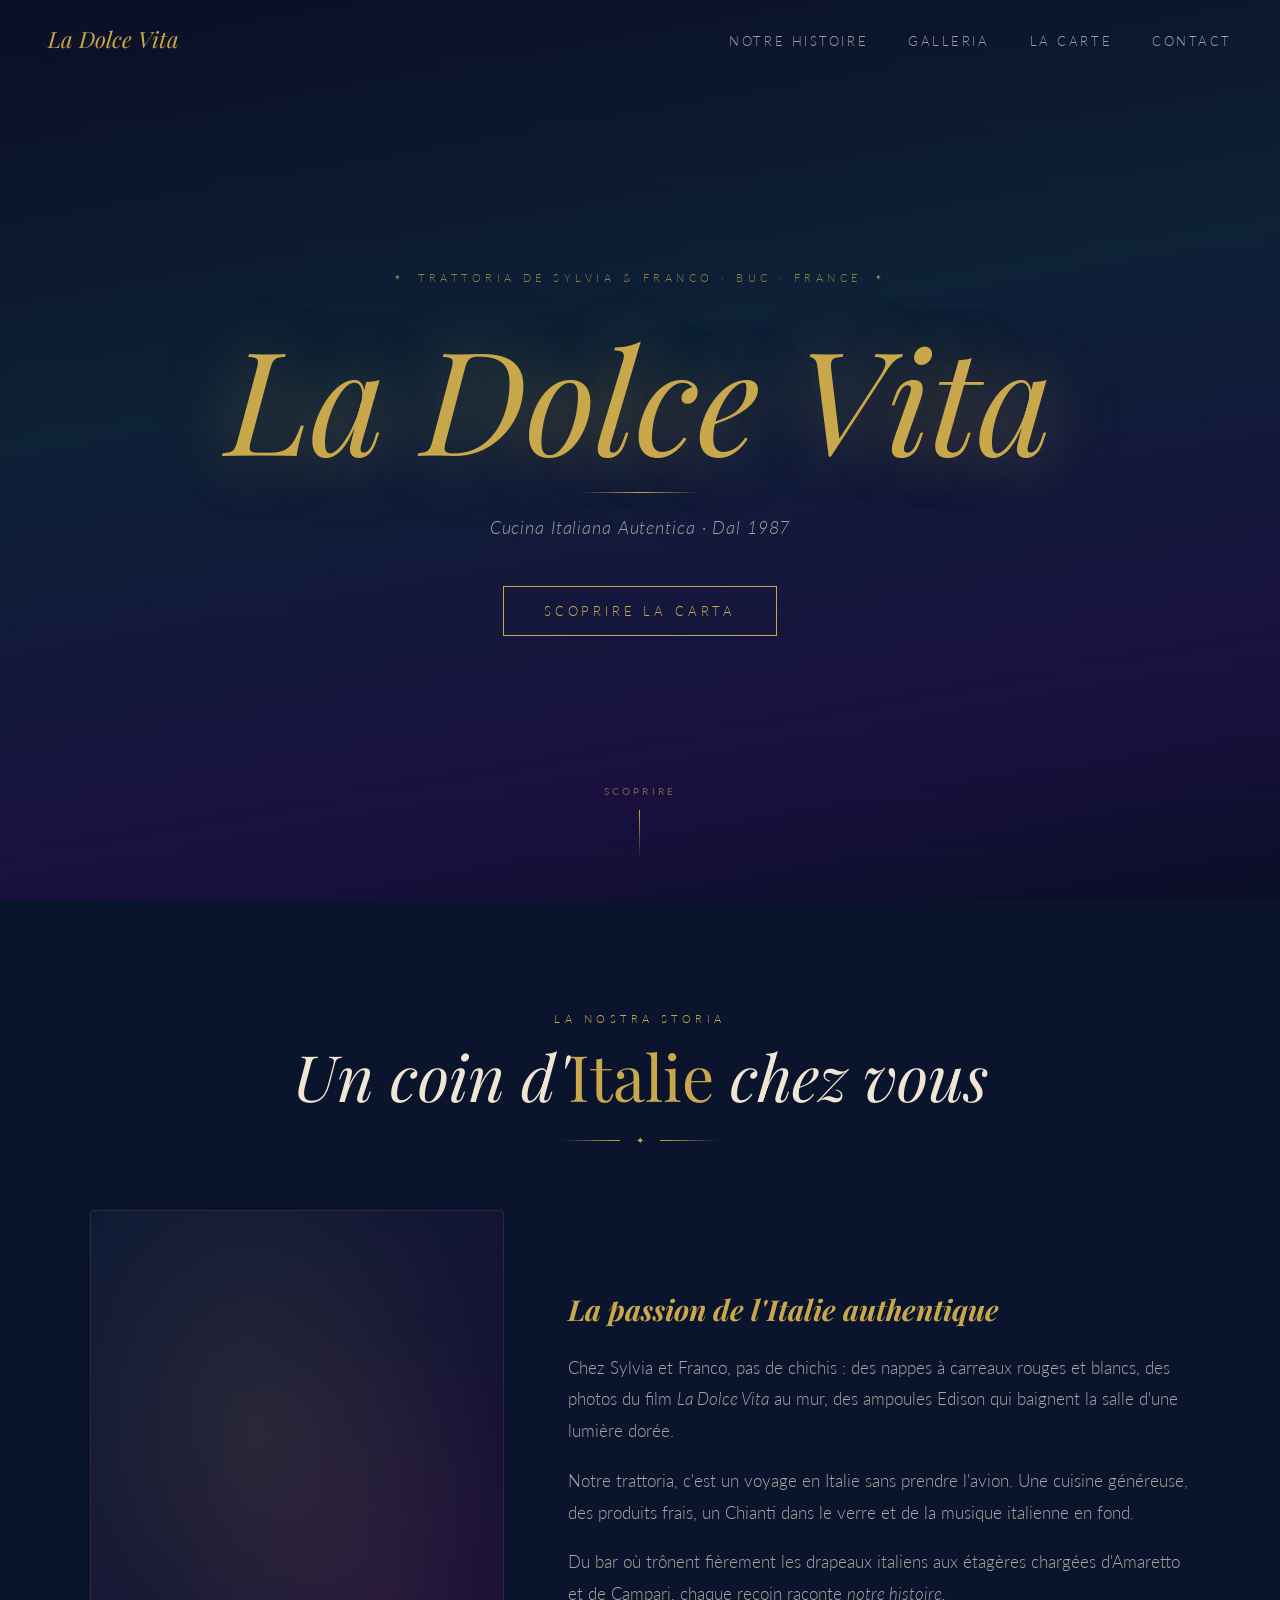
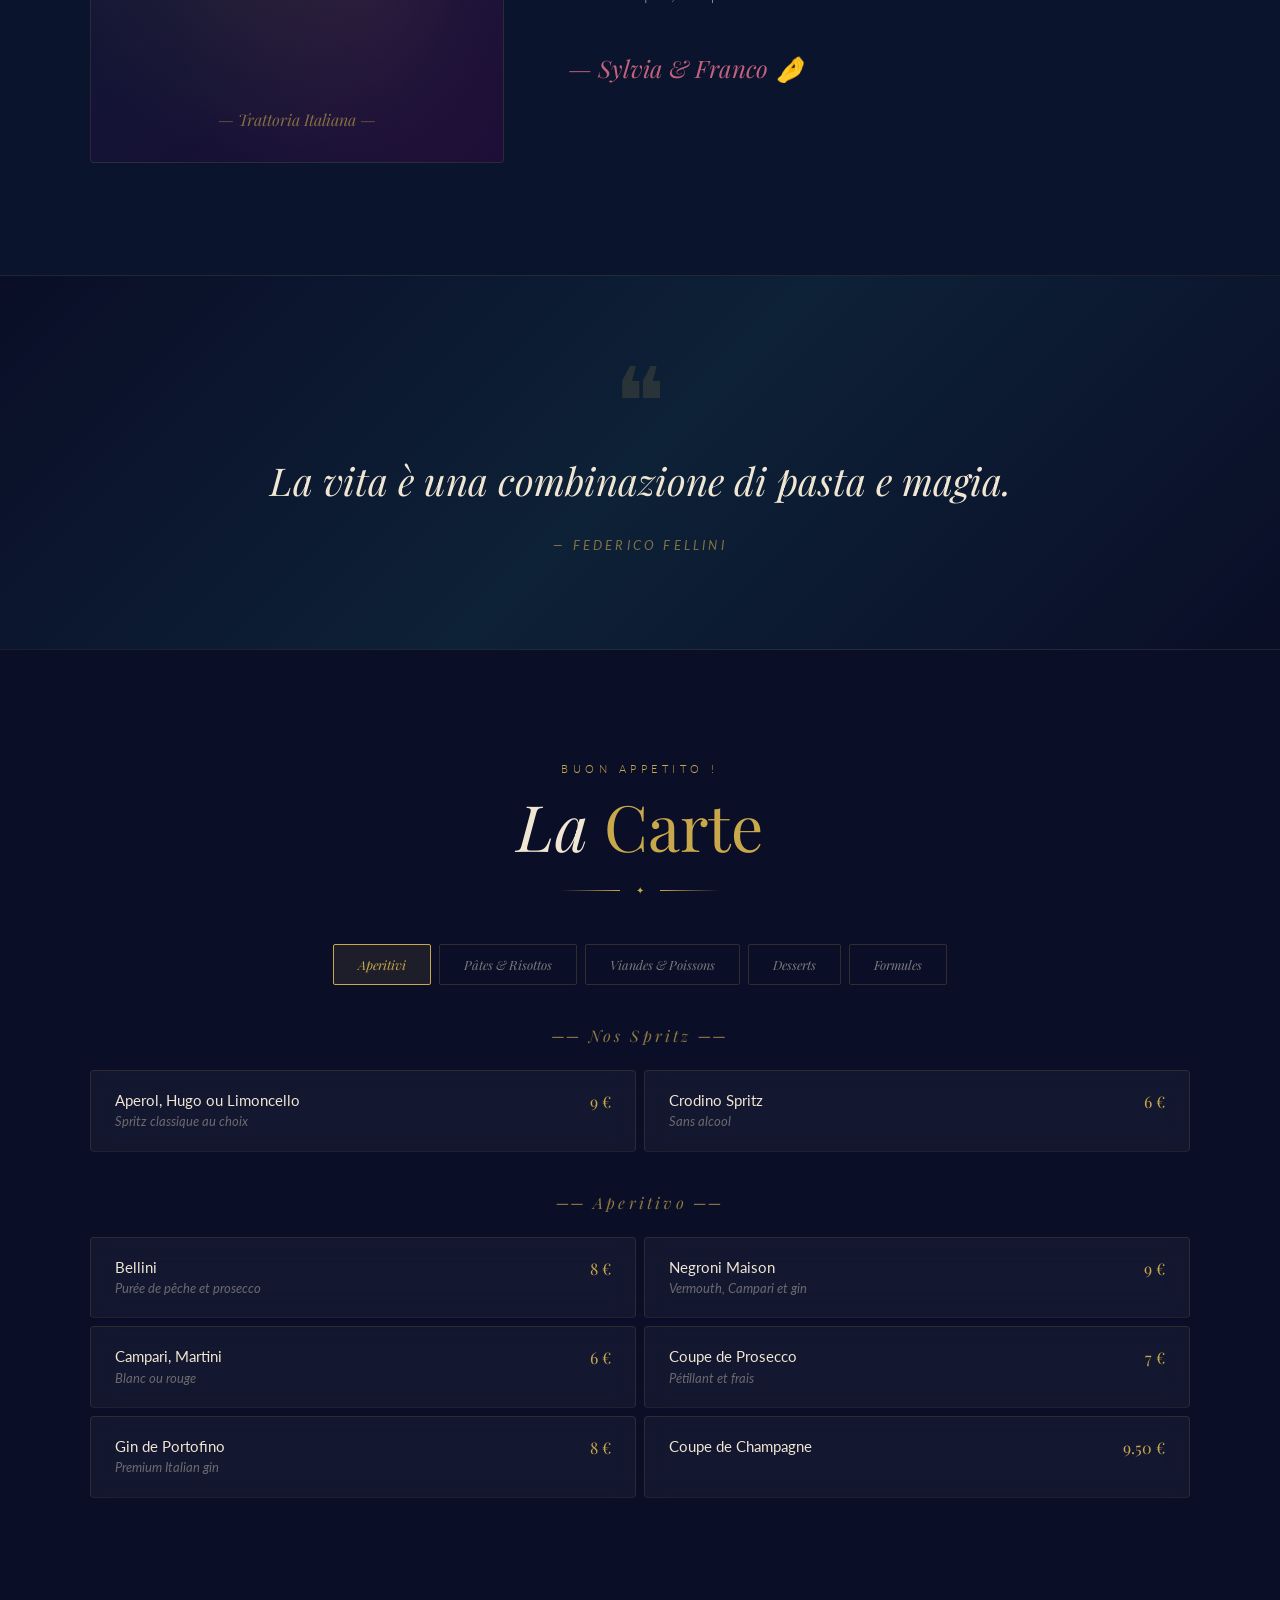
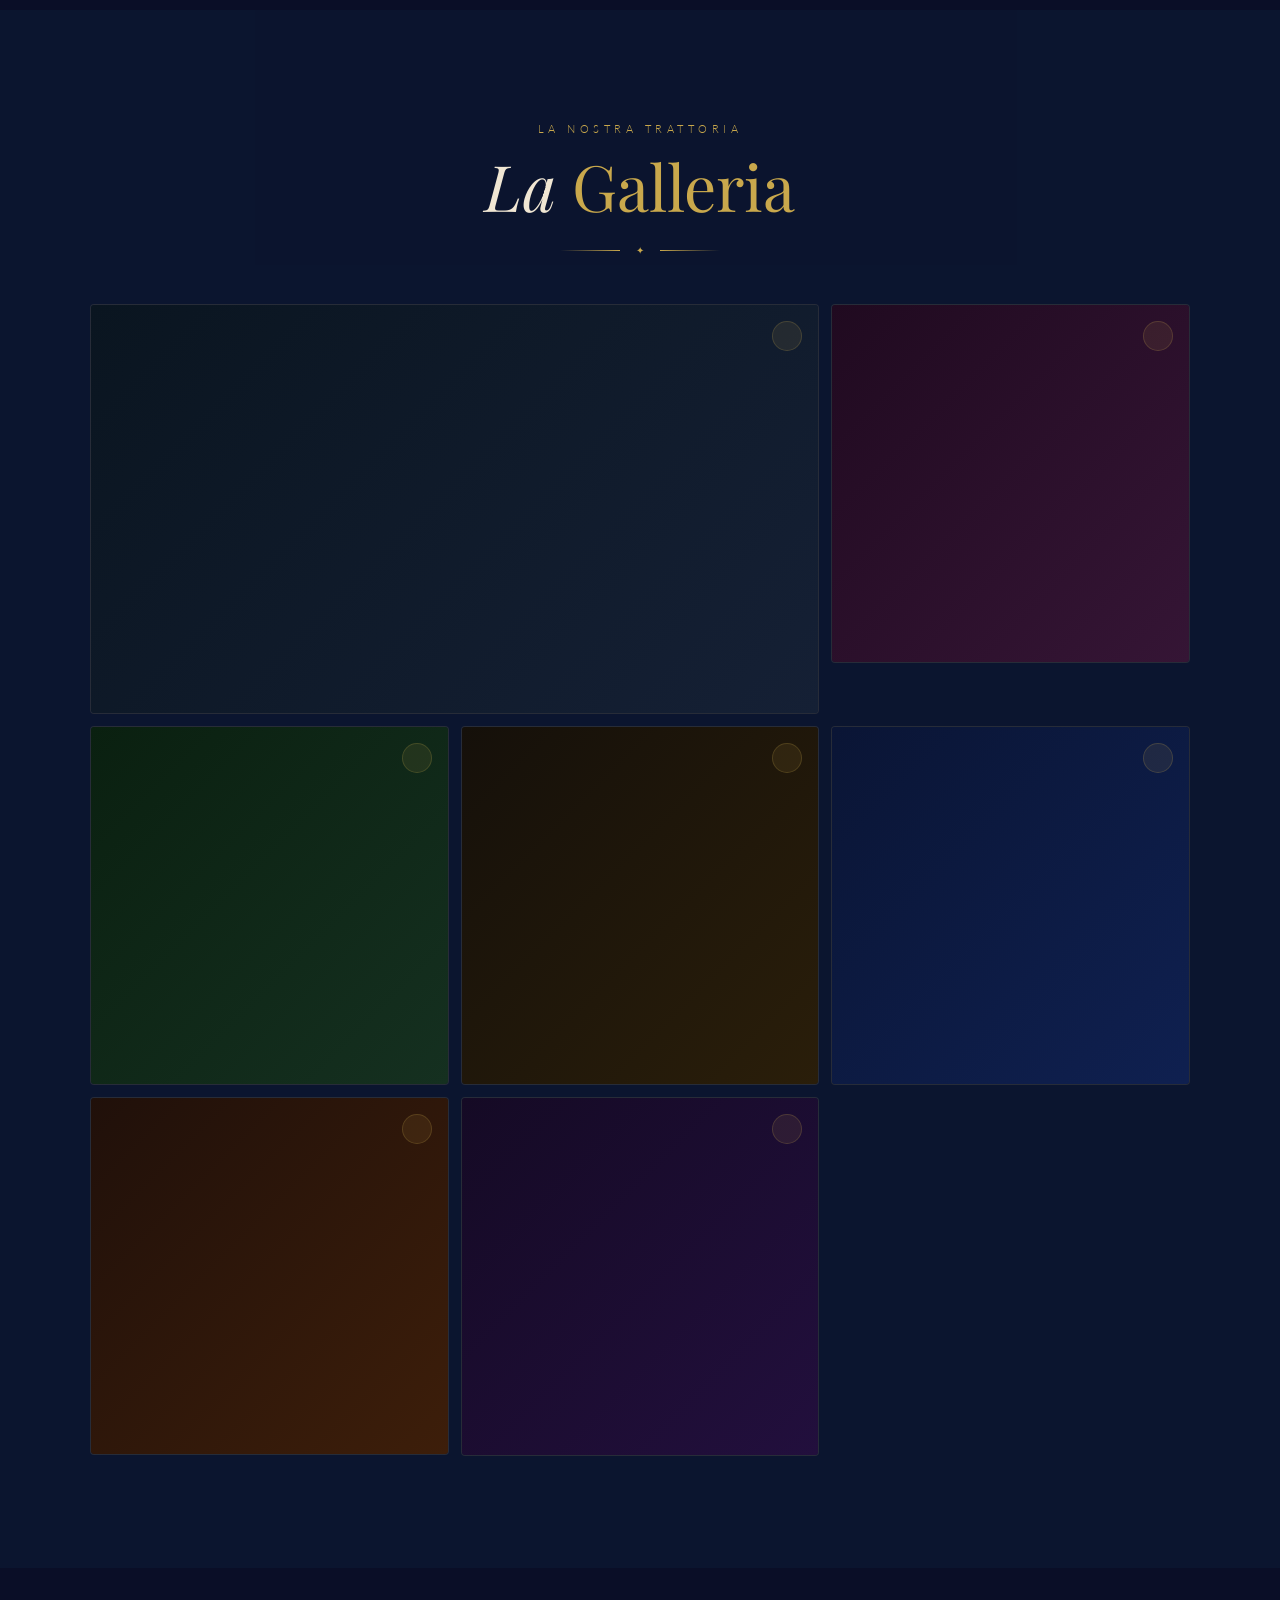
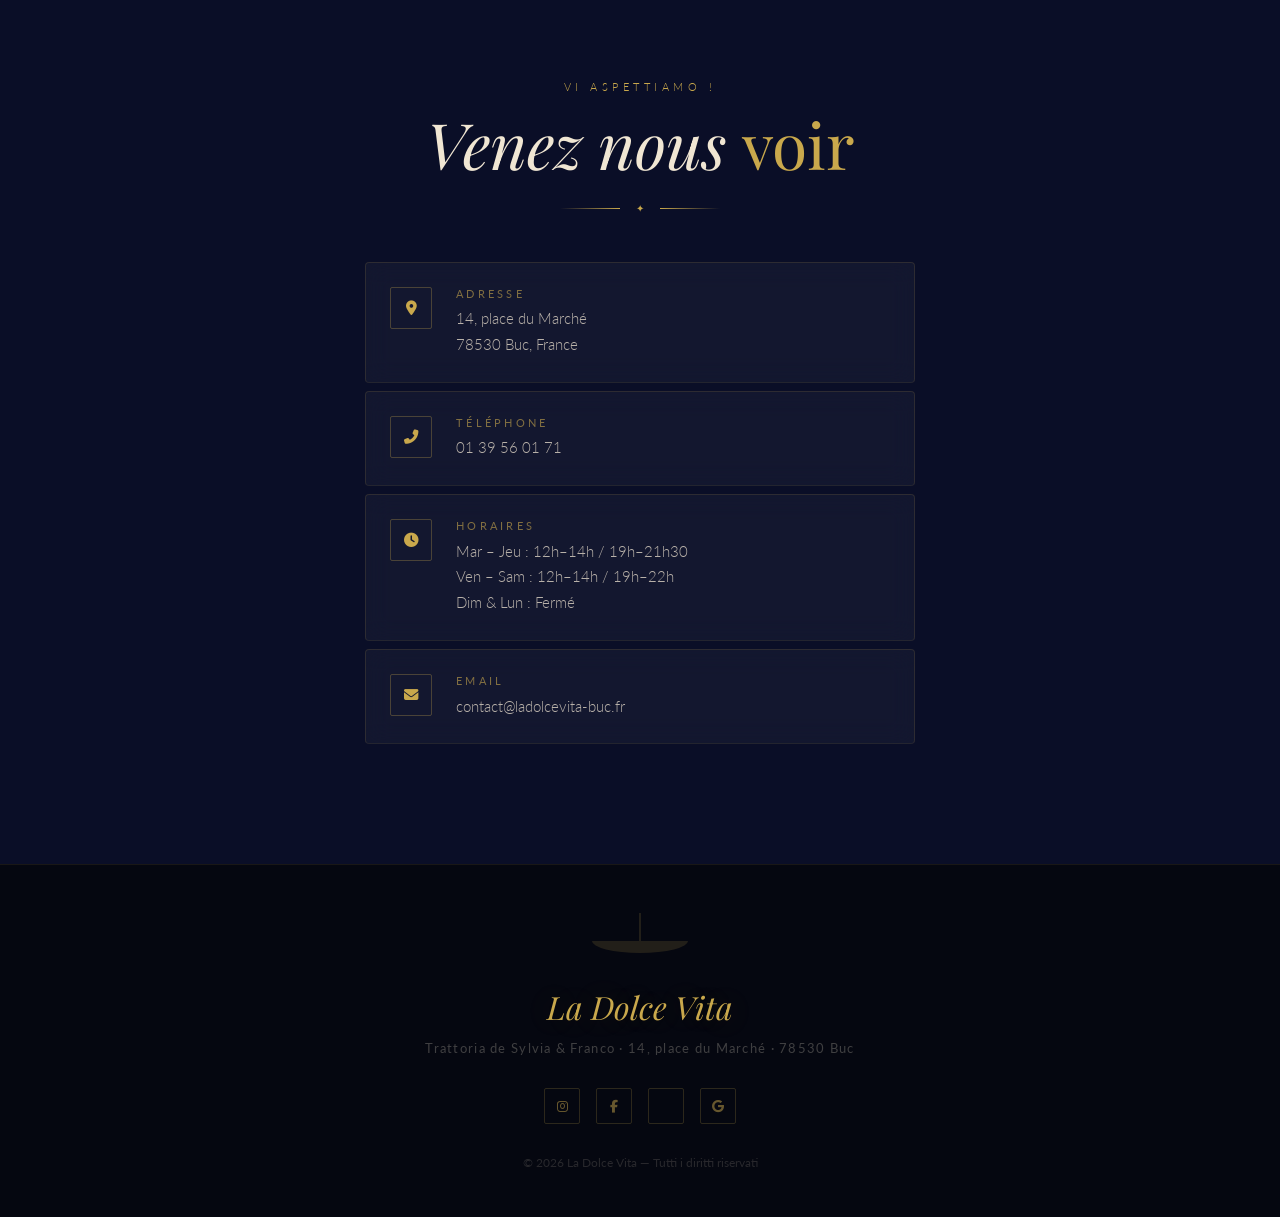
<file: designs/design4-notte-veneziana.html>
<!DOCTYPE html>
<html lang="fr">
<head>
<meta charset="UTF-8">
<meta name="viewport" content="width=device-width, initial-scale=1.0">
<title>La Dolce Vita — Notte Veneziana</title>
<link rel="stylesheet" href="https://cdnjs.cloudflare.com/ajax/libs/font-awesome/6.5.1/css/all.min.css">
<style>
@import url('https://fonts.googleapis.com/css2?family=Playfair+Display:ital,wght@0,400;0,600;1,400;1,600&family=Lato:ital,wght@0,300;0,400;1,300&display=swap');

*, *::before, *::after { margin: 0; padding: 0; box-sizing: border-box; }
:root {
  --navy: #0A0E27;
  --navy2: #0D1A35;
  --teal-dark: #0D2137;
  --gold: #C9A84C;
  --gold-soft: #E8C97A;
  --rose: #C4627E;
  --ivory: #F0E6D3;
  --purple: #1A1040;
}
html { scroll-behavior: smooth; }
body { font-family: 'Lato', sans-serif; background: var(--navy); color: var(--ivory); overflow-x: hidden; }

/* STARS */
.stars {
  position: fixed; inset: 0; pointer-events: none; z-index: 0;
  overflow: hidden;
}
.star {
  position: absolute;
  width: 2px; height: 2px;
  background: rgba(255,255,255,0.8);
  border-radius: 50%;
  animation: twinkle var(--d, 3s) var(--delay, 0s) ease-in-out infinite;
}
@keyframes twinkle { 0%, 100% { opacity: 0.2; } 50% { opacity: 1; } }

/* BOKEH */
.bokeh {
  position: fixed; inset: 0; pointer-events: none; z-index: 0; overflow: hidden;
}
.blob {
  position: absolute;
  border-radius: 50%;
  filter: blur(80px);
  animation: blobFloat var(--dur, 12s) var(--del, 0s) ease-in-out infinite alternate;
}
@keyframes blobFloat {
  0% { transform: translate(0,0); }
  100% { transform: translate(var(--tx, 60px), var(--ty, -40px)); }
}
.blob1 { width: 500px; height: 500px; background: rgba(201,168,76,0.06); top: -150px; left: -150px; --dur:14s; --tx:80px; --ty:60px; }
.blob2 { width: 400px; height: 400px; background: rgba(196,98,126,0.06); bottom: -100px; right: -100px; --dur:18s; --del:3s; --tx:-60px; --ty:-40px; }
.blob3 { width: 300px; height: 300px; background: rgba(13,33,55,0.8); top: 30%; left: 40%; --dur:10s; --del:6s; --tx:40px; --ty:80px; }

/* NAV */
nav {
  position: fixed; top: 0; left: 0; right: 0; z-index: 100;
  display: flex; align-items: center; justify-content: space-between;
  padding: 1.5rem 3rem;
  transition: background 0.5s, backdrop-filter 0.5s;
}
nav.scrolled {
  background: rgba(10,14,39,0.85);
  backdrop-filter: blur(20px);
  border-bottom: 1px solid rgba(201,168,76,0.15);
}
.nav-logo {
  font-family: 'Playfair Display', serif;
  font-size: 1.4rem;
  font-style: italic;
  color: var(--gold);
  text-decoration: none;
  text-shadow: 0 0 20px rgba(201,168,76,0.3);
}
.nav-links { display: flex; gap: 2.5rem; list-style: none; }
.nav-links a {
  text-decoration: none;
  font-size: 0.8rem;
  font-weight: 300;
  letter-spacing: 0.2em;
  text-transform: uppercase;
  color: rgba(240,230,211,0.65);
  transition: color 0.3s, text-shadow 0.3s;
}
.nav-links a:hover { color: var(--gold); text-shadow: 0 0 15px rgba(201,168,76,0.5); }
.nav-burger { display: none; flex-direction: column; gap: 5px; cursor: pointer; border: none; background: none; }
.nav-burger span { display: block; width: 22px; height: 1px; background: var(--gold); }

/* HERO */
.hero {
  min-height: 100vh;
  position: relative;
  display: flex; flex-direction: column; align-items: center; justify-content: center;
  text-align: center;
  overflow: hidden;
}
.hero-bg {
  position: absolute; inset: 0;
  background: linear-gradient(170deg, var(--navy) 0%, var(--teal-dark) 40%, var(--purple) 80%, var(--navy) 100%);
}
/* Water reflection lines */
.hero-bg::after {
  content: '';
  position: absolute; inset: 0;
  background: repeating-linear-gradient(
    to bottom,
    transparent 0px, transparent 60px,
    rgba(201,168,76,0.015) 60px, rgba(201,168,76,0.015) 61px
  );
}
.hero-content { position: relative; z-index: 1; padding: 2rem; }
.hero-star-label {
  display: inline-flex; align-items: center; gap: 0.8rem;
  font-size: 0.7rem; font-weight: 300; letter-spacing: 0.4em; text-transform: uppercase;
  color: rgba(201,168,76,0.7); margin-bottom: 2.5rem;
}
.hero-star-label::before, .hero-star-label::after { content: '✦'; font-size: 0.5rem; }
.hero-title {
  font-family: 'Playfair Display', serif;
  font-size: clamp(4rem, 12vw, 9rem);
  font-style: italic;
  font-weight: 400;
  color: var(--gold);
  line-height: 1;
  margin-bottom: 1.5rem;
  text-shadow:
    0 0 60px rgba(201,168,76,0.4),
    0 0 120px rgba(201,168,76,0.2),
    0 0 200px rgba(201,168,76,0.1);
  animation: heroReveal 1s ease backwards;
}
@keyframes heroReveal { from { opacity: 0; transform: translateY(50px); filter: blur(10px); } to { opacity: 1; transform: none; filter: none; } }
.hero-line {
  width: 120px; height: 1px;
  background: linear-gradient(90deg, transparent, var(--gold), transparent);
  margin: 0 auto 1.5rem;
}
.hero-subtitle {
  font-family: 'Lato', sans-serif;
  font-weight: 300;
  font-style: italic;
  font-size: 1.1rem;
  color: rgba(240,230,211,0.65);
  margin-bottom: 3rem;
  letter-spacing: 0.05em;
  animation: heroReveal 1s 0.3s ease backwards;
}
.hero-cta {
  display: inline-flex; align-items: center; gap: 0.8rem;
  padding: 1rem 2.5rem;
  border: 1px solid var(--gold);
  color: var(--gold);
  text-decoration: none;
  font-size: 0.8rem;
  font-weight: 300;
  letter-spacing: 0.3em;
  text-transform: uppercase;
  position: relative;
  overflow: hidden;
  transition: color 0.4s;
  animation: heroReveal 1s 0.5s ease backwards;
}
.hero-cta::before {
  content: '';
  position: absolute; inset: 0;
  background: var(--gold);
  transform: translateY(100%);
  transition: transform 0.4s cubic-bezier(0.4,0,0.2,1);
}
.hero-cta:hover { color: var(--navy); }
.hero-cta:hover::before { transform: translateY(0); }
.hero-cta span { position: relative; z-index: 1; }
.hero-scroll {
  position: absolute; bottom: 2.5rem; left: 50%; transform: translateX(-50%);
  display: flex; flex-direction: column; align-items: center; gap: 0.8rem;
}
.hero-scroll-text { font-size: 0.65rem; letter-spacing: 0.3em; color: rgba(201,168,76,0.5); text-transform: uppercase; }
.hero-scroll-line {
  width: 1px; height: 50px;
  background: linear-gradient(to bottom, var(--gold), transparent);
  animation: scrollLine 1.5s ease-in-out infinite;
}
@keyframes scrollLine { 0% { transform: scaleY(0); transform-origin: top; } 50% { transform: scaleY(1); transform-origin: top; } 51% { transform: scaleY(1); transform-origin: bottom; } 100% { transform: scaleY(0); transform-origin: bottom; } }

/* SECTIONS */
section { padding: 7rem 2rem; position: relative; z-index: 1; }
.container { max-width: 1100px; margin: 0 auto; }
.section-eyebrow {
  font-size: 0.7rem; font-weight: 300; letter-spacing: 0.4em;
  text-transform: uppercase; color: var(--gold); opacity: 0.7;
  text-align: center; margin-bottom: 1rem;
}
.section-title {
  font-family: 'Playfair Display', serif;
  font-size: clamp(2.5rem, 5vw, 4rem);
  font-style: italic; font-weight: 400;
  color: var(--ivory);
  text-align: center; margin-bottom: 0.5rem;
  line-height: 1.1;
}
.section-title em { color: var(--gold); font-style: normal; }
.gold-divider {
  display: flex; align-items: center; justify-content: center; gap: 1rem;
  margin: 1.5rem auto;
}
.gold-divider::before, .gold-divider::after {
  content: '';
  width: 60px; height: 1px;
  background: linear-gradient(90deg, transparent, var(--gold));
}
.gold-divider::after { background: linear-gradient(90deg, var(--gold), transparent); }
.gold-divider span { color: var(--gold); font-size: 0.6rem; }

/* GLASS CARD */
.glass {
  background: rgba(255,255,255,0.04);
  backdrop-filter: blur(12px);
  border: 1px solid rgba(201,168,76,0.15);
  border-radius: 4px;
  transition: border-color 0.4s, background 0.4s;
}
.glass:hover { background: rgba(255,255,255,0.07); border-color: rgba(201,168,76,0.3); }

/* ABOUT */
.about { background: rgba(13,26,53,0.5); }
.about-grid {
  display: grid; grid-template-columns: 1fr 1.5fr;
  gap: 4rem; align-items: center;
  margin-top: 4rem;
}
.about-visual {
  border-radius: 4px;
  overflow: hidden;
  aspect-ratio: 3/4;
  position: relative;
  background: linear-gradient(135deg, #0D1A35, #1A0D35);
  border: 1px solid rgba(201,168,76,0.15);
}
.about-visual::before {
  content: '';
  position: absolute; inset: 0;
  background:
    radial-gradient(ellipse at 40% 40%, rgba(201,168,76,0.12), transparent 70%),
    radial-gradient(ellipse at 70% 70%, rgba(196,98,126,0.08), transparent 50%);
}
.about-visual-text {
  position: absolute; bottom: 2rem; left: 0; right: 0; text-align: center;
  font-family: 'Playfair Display', serif;
  font-style: italic; font-size: 1rem;
  color: rgba(201,168,76,0.6);
}
.about-text-side { padding: 1rem 0; }
.about-text-side h3 {
  font-family: 'Playfair Display', serif;
  font-size: 1.8rem; font-style: italic;
  color: var(--gold); margin-bottom: 1.5rem;
}
.about-body { color: rgba(240,230,211,0.7); font-weight: 300; font-size: 1.05rem; line-height: 1.9; }
.about-body p { margin-bottom: 1.1rem; }
.about-sig {
  font-family: 'Playfair Display', serif;
  font-size: 1.5rem; font-style: italic;
  color: var(--rose); display: inline-block; margin-top: 1.5rem;
}

/* QUOTE STRIP */
.quote-strip {
  background: linear-gradient(135deg, var(--navy) 0%, var(--teal-dark) 50%, var(--navy) 100%);
  border-top: 1px solid rgba(201,168,76,0.1);
  border-bottom: 1px solid rgba(201,168,76,0.1);
  padding: 6rem 2rem; text-align: center;
}
.quote-mark {
  font-size: 6rem; line-height: 0.5;
  color: rgba(201,168,76,0.15);
  font-family: 'Playfair Display', serif;
  display: block; margin-bottom: 2rem;
}
.quote-text {
  font-family: 'Playfair Display', serif;
  font-size: clamp(1.5rem, 3vw, 2.5rem);
  font-style: italic; font-weight: 400;
  color: var(--ivory); max-width: 750px;
  margin: 0 auto 1.5rem; line-height: 1.5;
}
.quote-author { font-size: 0.8rem; letter-spacing: 0.25em; color: rgba(201,168,76,0.6); text-transform: uppercase; }

/* MENU */
.menu-section { background: var(--navy); }
.menu-tabs {
  display: flex; justify-content: center; flex-wrap: wrap;
  gap: 0.5rem; margin: 3rem 0 2rem;
}
.tab-btn {
  background: transparent;
  border: 1px solid rgba(201,168,76,0.2);
  color: rgba(240,230,211,0.5);
  font-family: 'Playfair Display', serif;
  font-size: 0.8rem;
  font-style: italic;
  padding: 0.7rem 1.5rem;
  cursor: pointer;
  border-radius: 2px;
  transition: all 0.3s;
}
.tab-btn:hover, .tab-btn.active {
  background: rgba(201,168,76,0.1);
  border-color: var(--gold);
  color: var(--gold);
}
.menu-panel { display: none; }
.menu-panel.active { display: block; }
.menu-cat-title {
  font-family: 'Playfair Display', serif;
  font-size: 1rem; font-style: italic;
  color: var(--gold); opacity: 0.7;
  text-align: center; letter-spacing: 0.2em;
  margin: 2.5rem 0 1.5rem;
}
.menu-cat-title::before { content: '── '; }
.menu-cat-title::after { content: ' ──'; }
.menu-items { display: grid; grid-template-columns: 1fr 1fr; gap: 0.5rem; }
.menu-item {
  padding: 1.25rem 1.5rem;
  border-bottom: 1px solid rgba(201,168,76,0.08);
  display: flex; justify-content: space-between; align-items: start; gap: 1rem;
  transition: background 0.3s;
}
.menu-item:hover { background: rgba(201,168,76,0.04); }
.menu-name { font-family: 'Lato', sans-serif; font-size: 0.95rem; font-weight: 400; color: var(--ivory); margin-bottom: 0.2rem; }
.menu-desc { font-size: 0.82rem; font-style: italic; color: rgba(240,230,211,0.4); line-height: 1.4; }
.menu-price { font-family: 'Playfair Display', serif; font-size: 1rem; color: var(--gold); white-space: nowrap; flex-shrink: 0; }

/* GALLERY */
.gallery-section { background: rgba(13,26,53,0.6); }
.gallery-grid {
  display: grid;
  grid-template-columns: repeat(3, 1fr);
  gap: 0.75rem;
  margin-top: 3rem;
}
.g-cell {
  aspect-ratio: 1;
  position: relative;
  overflow: hidden;
  border-radius: 4px;
  cursor: pointer;
  border: 1px solid rgba(201,168,76,0.1);
}
.g-cell:nth-child(1) { grid-column: span 2; aspect-ratio: 16/9; }
.g-bg { position: absolute; inset: 0; transition: transform 0.5s ease; }
.g-cell:hover .g-bg { transform: scale(1.05); }
.g-cell:nth-child(1) .g-bg { background: linear-gradient(135deg, #0A1520, #152035); }
.g-cell:nth-child(2) .g-bg { background: linear-gradient(135deg, #200A20, #351535); }
.g-cell:nth-child(3) .g-bg { background: linear-gradient(135deg, #0A2010, #153020); }
.g-cell:nth-child(4) .g-bg { background: linear-gradient(135deg, #15100A, #2a1e0a); }
.g-cell:nth-child(5) .g-bg { background: linear-gradient(135deg, #0A1535, #0f2050); }
.g-cell:nth-child(6) .g-bg { background: linear-gradient(135deg, #20100A, #3d1e0a); }
.g-cell:nth-child(7) .g-bg { background: linear-gradient(135deg, #150A25, #220f3d); }
.g-overlay {
  position: absolute; inset: 0;
  background: linear-gradient(to top, rgba(0,0,0,0.6) 0%, transparent 60%);
  opacity: 0;
  display: flex; flex-direction: column; justify-content: flex-end;
  padding: 1.5rem;
  transition: opacity 0.4s;
}
.g-cell:hover .g-overlay { opacity: 1; }
.g-label {
  font-family: 'Playfair Display', serif;
  font-size: 1rem; font-style: italic; color: var(--gold);
}
.g-sublabel { font-size: 0.72rem; color: rgba(240,230,211,0.6); margin-top: 0.2rem; letter-spacing: 0.1em; }
/* Gondola in corner of each cell */
.g-cell::after {
  content: '';
  position: absolute; top: 1rem; right: 1rem;
  width: 30px; height: 30px;
  border-radius: 50%;
  background: rgba(201,168,76,0.1);
  border: 1px solid rgba(201,168,76,0.2);
  transition: opacity 0.4s;
}

/* CONTACT */
.contact-section { background: var(--navy); }
.contact-inner {
  max-width: 550px; margin: 3rem auto 0;
}
.contact-item {
  display: flex; gap: 1.5rem; align-items: start;
  padding: 1.5rem;
  margin-bottom: 0.5rem;
  border-bottom: 1px solid rgba(201,168,76,0.1);
}
.c-icon {
  width: 42px; height: 42px;
  border: 1px solid rgba(201,168,76,0.3);
  border-radius: 2px;
  display: flex; align-items: center; justify-content: center;
  color: var(--gold); font-size: 0.9rem;
  flex-shrink: 0;
}
.c-label { font-size: 0.68rem; letter-spacing: 0.3em; text-transform: uppercase; color: rgba(201,168,76,0.6); margin-bottom: 0.4rem; }
.c-value { color: rgba(240,230,211,0.75); font-size: 0.95rem; line-height: 1.7; font-weight: 300; }
.c-value a { color: inherit; text-decoration: none; transition: color 0.3s; }
.c-value a:hover { color: var(--gold); }

/* FOOTER */
footer {
  background: #050710;
  border-top: 1px solid rgba(201,168,76,0.1);
  padding: 3rem 2rem; text-align: center;
  position: relative; z-index: 1;
}
/* Gondola silhouette */
.footer-gondola {
  width: 120px; height: 40px;
  margin: 0 auto 2rem;
  position: relative;
  opacity: 0.15;
}
.footer-gondola::before {
  content: '';
  position: absolute; bottom: 0; left: 10%; right: 10%;
  height: 12px;
  background: var(--gold);
  border-radius: 50% 50% 0 0 / 100% 100% 0 0;
  transform: scaleY(-1);
}
.footer-gondola::after {
  content: '';
  position: absolute; top: 0; left: 50%; transform: translateX(-50%);
  width: 2px; height: 30px;
  background: var(--gold);
}
.footer-logo {
  font-family: 'Playfair Display', serif;
  font-size: 2rem; font-style: italic;
  color: var(--gold); margin-bottom: 0.75rem;
  text-shadow: 0 0 30px rgba(201,168,76,0.2);
}
.footer-tagline { font-size: 0.8rem; color: rgba(240,230,211,0.25); letter-spacing: 0.1em; margin-bottom: 2rem; }
.footer-socials { display: flex; justify-content: center; gap: 1rem; margin-bottom: 2rem; }
.footer-socials a {
  width: 36px; height: 36px;
  border: 1px solid rgba(201,168,76,0.2);
  color: rgba(201,168,76,0.5);
  display: flex; align-items: center; justify-content: center;
  font-size: 0.8rem; text-decoration: none;
  border-radius: 2px;
  transition: all 0.3s;
}
.footer-socials a:hover { border-color: var(--gold); color: var(--gold); background: rgba(201,168,76,0.08); }
.footer-copy { font-size: 0.72rem; color: rgba(240,230,211,0.15); }

/* REVEAL */
.reveal { opacity: 0; transform: translateY(25px); transition: opacity 0.8s ease, transform 0.8s ease; }
.reveal.visible { opacity: 1; transform: none; }

@media (max-width: 768px) {
  nav { padding: 1rem 1.5rem; }
  .nav-links { display: none; }
  .nav-links.open { display: flex; flex-direction: column; position: fixed; inset: 0; top: 70px; background: rgba(10,14,39,0.98); backdrop-filter: blur(20px); align-items: center; justify-content: center; gap: 2rem; z-index: 99; }
  .nav-links.open a { font-size: 1.2rem; }
  .nav-burger { display: flex; }
  .about-grid { grid-template-columns: 1fr; }
  .about-visual { aspect-ratio: 2/1; }
  .menu-items { grid-template-columns: 1fr; }
  .gallery-grid { grid-template-columns: 1fr 1fr; }
  .g-cell:nth-child(1) { grid-column: span 2; }
}
</style>
</head>
<body>

<!-- Stars -->
<div class="stars" id="stars"></div>
<!-- Bokeh -->
<div class="bokeh"><div class="blob blob1"></div><div class="blob blob2"></div><div class="blob blob3"></div></div>

<nav id="navbar">
  <a href="#" class="nav-logo">La Dolce Vita</a>
  <ul class="nav-links" id="navLinks">
    <li><a href="#storia">Notre Histoire</a></li>
    <li><a href="#galleria">Galleria</a></li>
    <li><a href="#carta">La Carte</a></li>
    <li><a href="#contatto">Contact</a></li>
  </ul>
  <button class="nav-burger" id="burger" aria-label="Menu">
    <span></span><span></span><span></span>
  </button>
</nav>

<section class="hero" id="hero">
  <div class="hero-bg"></div>
  <div class="hero-content">
    <span class="hero-star-label">Trattoria de Sylvia &amp; Franco · Buc · France</span>
    <h1 class="hero-title">La Dolce Vita</h1>
    <div class="hero-line"></div>
    <p class="hero-subtitle">Cucina Italiana Autentica · Dal 1987</p>
    <a href="#carta" class="hero-cta"><span>Scoprire la Carta</span></a>
  </div>
  <div class="hero-scroll">
    <span class="hero-scroll-text">Scoprire</span>
    <div class="hero-scroll-line"></div>
  </div>
</section>

<section class="about" id="storia">
  <div class="container">
    <p class="section-eyebrow reveal">La nostra storia</p>
    <h2 class="section-title reveal">Un coin d'<em>Italie</em> chez vous</h2>
    <div class="gold-divider reveal"><span>✦</span></div>
    <div class="about-grid">
      <div class="about-visual glass reveal">
        <div class="about-visual-text">— Trattoria Italiana —</div>
      </div>
      <div class="about-text-side reveal">
        <h3>La passion de l'Italie authentique</h3>
        <div class="about-body">
          <p>Chez Sylvia et Franco, pas de chichis : des nappes à carreaux rouges et blancs, des photos du film <em>La Dolce Vita</em> au mur, des ampoules Edison qui baignent la salle d'une lumière dorée.</p>
          <p>Notre trattoria, c'est un voyage en Italie sans prendre l'avion. Une cuisine généreuse, des produits frais, un Chianti dans le verre et de la musique italienne en fond.</p>
          <p>Du bar où trônent fièrement les drapeaux italiens aux étagères chargées d'Amaretto et de Campari, chaque recoin raconte <em>notre histoire.</em></p>
        </div>
        <span class="about-sig">— Sylvia &amp; Franco 🤌</span>
      </div>
    </div>
  </div>
</section>

<section class="quote-strip">
  <div class="container" style="text-align:center">
    <span class="quote-mark reveal">❝</span>
    <p class="quote-text reveal">La vita è una combinazione di pasta e magia.</p>
    <cite class="quote-author reveal">— Federico Fellini</cite>
  </div>
</section>

<section class="menu-section" id="carta">
  <div class="container">
    <p class="section-eyebrow reveal">Buon appetito !</p>
    <h2 class="section-title reveal">La <em>Carte</em></h2>
    <div class="gold-divider reveal"><span>✦</span></div>
    <div class="menu-tabs">
      <button class="tab-btn active" data-tab="aperitivi">Aperitivi</button>
      <button class="tab-btn" data-tab="primi">Pâtes &amp; Risottos</button>
      <button class="tab-btn" data-tab="secondi">Viandes &amp; Poissons</button>
      <button class="tab-btn" data-tab="dolci">Desserts</button>
      <button class="tab-btn" data-tab="formules">Formules</button>
    </div>

    <div class="menu-panel active" id="tab-aperitivi">
      <div class="menu-cat-title">Nos Spritz</div>
      <div class="menu-items">
        <div class="menu-item glass"><div><div class="menu-name">Aperol, Hugo ou Limoncello</div><div class="menu-desc">Spritz classique au choix</div></div><span class="menu-price">9 €</span></div>
        <div class="menu-item glass"><div><div class="menu-name">Crodino Spritz</div><div class="menu-desc">Sans alcool</div></div><span class="menu-price">6 €</span></div>
      </div>
      <div class="menu-cat-title">Aperitivo</div>
      <div class="menu-items">
        <div class="menu-item glass"><div><div class="menu-name">Bellini</div><div class="menu-desc">Purée de pêche et prosecco</div></div><span class="menu-price">8 €</span></div>
        <div class="menu-item glass"><div><div class="menu-name">Negroni Maison</div><div class="menu-desc">Vermouth, Campari et gin</div></div><span class="menu-price">9 €</span></div>
        <div class="menu-item glass"><div><div class="menu-name">Campari, Martini</div><div class="menu-desc">Blanc ou rouge</div></div><span class="menu-price">6 €</span></div>
        <div class="menu-item glass"><div><div class="menu-name">Coupe de Prosecco</div><div class="menu-desc">Pétillant et frais</div></div><span class="menu-price">7 €</span></div>
        <div class="menu-item glass"><div><div class="menu-name">Gin de Portofino</div><div class="menu-desc">Premium Italian gin</div></div><span class="menu-price">8 €</span></div>
        <div class="menu-item glass"><div><div class="menu-name">Coupe de Champagne</div></div><span class="menu-price">9.50 €</span></div>
      </div>
    </div>

    <div class="menu-panel" id="tab-primi">
      <div class="menu-cat-title">Pasta</div>
      <div class="menu-items">
        <div class="menu-item glass"><div><div class="menu-name">Cappelletti aux trois fromages</div><div class="menu-desc">Ricotta, provolone, parmesan, gorgonzola</div></div><span class="menu-price">19 €</span></div>
        <div class="menu-item glass"><div><div class="menu-name">Ravioli aux deux truffes</div><div class="menu-desc">Truffe blanche, noire, foie gras, parmesan</div></div><span class="menu-price">24 €</span></div>
        <div class="menu-item glass"><div><div class="menu-name">Ravioli aux gambas poêlées</div><div class="menu-desc">Basilic, homard, cognac</div></div><span class="menu-price">25 €</span></div>
        <div class="menu-item glass"><div><div class="menu-name">Carbonara authentica</div><div class="menu-desc">Pecorino, œuf, guanciale (sans crème)</div></div><span class="menu-price">19 €</span></div>
        <div class="menu-item glass"><div><div class="menu-name">Rigatoni à la calabrese</div><div class="menu-desc">Spianata, tomate, stracciatella</div></div><span class="menu-price">19 €</span></div>
        <div class="menu-item glass"><div><div class="menu-name">Fettuccine genovese</div><div class="menu-desc">Pesto, pignons, tomates confites</div></div><span class="menu-price">16 €</span></div>
      </div>
      <div class="menu-cat-title">Risotto</div>
      <div class="menu-items">
        <div class="menu-item glass"><div><div class="menu-name">Risotto gambas et asperges</div></div><span class="menu-price">24 €</span></div>
        <div class="menu-item glass"><div><div class="menu-name">Risotto gorgonzola, poire et noisettes</div></div><span class="menu-price">21 €</span></div>
        <div class="menu-item glass"><div><div class="menu-name">Risotto jambon de Parme et truffe</div></div><span class="menu-price">22 €</span></div>
      </div>
    </div>

    <div class="menu-panel" id="tab-secondi">
      <div class="menu-cat-title">Viandes</div>
      <div class="menu-items">
        <div class="menu-item glass"><div><div class="menu-name">Polpette de la Mamma</div><div class="menu-desc">Bœuf, tomate, mozzarella gratinée</div></div><span class="menu-price">20 €</span></div>
        <div class="menu-item glass"><div><div class="menu-name">Saltimbocca a la romana</div><div class="menu-desc">Veau, jambon de Parme, sauge</div></div><span class="menu-price">24 €</span></div>
        <div class="menu-item glass"><div><div class="menu-name">Scaloppine a la parmigiana</div><div class="menu-desc">Veau pané, aubergines, parmesan</div></div><span class="menu-price">25 €</span></div>
        <div class="menu-item glass"><div><div class="menu-name">Scaloppine al Marsala</div><div class="menu-desc">Sauce onctueuse au Marsala</div></div><span class="menu-price">23 €</span></div>
      </div>
      <div class="menu-cat-title">Poissons</div>
      <div class="menu-items">
        <div class="menu-item glass"><div><div class="menu-name">Calamari alla napoletana</div><div class="menu-desc">Tomates, basilic, ail</div></div><span class="menu-price">22 €</span></div>
        <div class="menu-item glass"><div><div class="menu-name">Gambas Dolce Vita</div><div class="menu-desc">Cognac, poivre vert, risotto</div></div><span class="menu-price">27 €</span></div>
        <div class="menu-item glass"><div><div class="menu-name">Fritto Misto</div><div class="menu-desc">Calamars, gambas, éperlans, tartare</div></div><span class="menu-price">27 €</span></div>
      </div>
    </div>

    <div class="menu-panel" id="tab-dolci">
      <div class="menu-cat-title">Fromages &amp; Dolci</div>
      <div class="menu-items">
        <div class="menu-item glass"><div><div class="menu-name">Assiette de trois fromages</div><div class="menu-desc">Italiens affinés</div></div><span class="menu-price">9 €</span></div>
        <div class="menu-item glass"><div><div class="menu-name">Tiramisu classique</div><div class="menu-desc">Café et mascarpone</div></div><span class="menu-price">9 €</span></div>
        <div class="menu-item glass"><div><div class="menu-name">Baba au limoncello</div></div><span class="menu-price">9 €</span></div>
        <div class="menu-item glass"><div><div class="menu-name">Panna cotta du moment</div></div><span class="menu-price">8 €</span></div>
        <div class="menu-item glass"><div><div class="menu-name">Tarte della Nonna</div><div class="menu-desc">Pâte sablée, crème, pignons de pin</div></div><span class="menu-price">9 €</span></div>
        <div class="menu-item glass"><div><div class="menu-name">Café Affogato</div><div class="menu-desc">Glace vanille et espresso chaud</div></div><span class="menu-price">7 €</span></div>
        <div class="menu-item glass"><div><div class="menu-name">Coupe Sicilienne</div><div class="menu-desc">Sorbet mandarine et Limoncello</div></div><span class="menu-price">9 €</span></div>
      </div>
    </div>

    <div class="menu-panel" id="tab-formules">
      <div class="menu-cat-title">Formules Midi</div>
      <div class="menu-items">
        <div class="menu-item glass"><div><div class="menu-name">Plat direct</div><div class="menu-desc">Du mardi au vendredi midi</div></div><span class="menu-price">16 €</span></div>
        <div class="menu-item glass"><div><div class="menu-name">Entrée + Plat</div></div><span class="menu-price">19.50 €</span></div>
        <div class="menu-item glass"><div><div class="menu-name">Plat + Dessert</div></div><span class="menu-price">19.50 €</span></div>
        <div class="menu-item glass"><div><div class="menu-name">Entrée + Plat + Dessert</div></div><span class="menu-price">25 €</span></div>
      </div>
      <div class="menu-cat-title">Menu Bambino</div>
      <div class="menu-items">
        <div class="menu-item glass"><div><div class="menu-name">Formule Enfant (moins de 10 ans)</div><div class="menu-desc">Boisson + Pâtes ou Poulet pané + Glace</div></div><span class="menu-price">13 €</span></div>
      </div>
    </div>
  </div>
</section>

<section class="gallery-section" id="galleria">
  <div class="container">
    <p class="section-eyebrow reveal">La nostra trattoria</p>
    <h2 class="section-title reveal">La <em>Galleria</em></h2>
    <div class="gold-divider reveal"><span>✦</span></div>
    <div class="gallery-grid">
      <div class="g-cell glass reveal"><div class="g-bg"></div><div class="g-overlay"><div class="g-label">La Salle — Dolce Vita</div><div class="g-sublabel">L'ambiance de notre trattoria</div></div></div>
      <div class="g-cell glass reveal"><div class="g-bg"></div><div class="g-overlay"><div class="g-label">Il Bar</div><div class="g-sublabel">Aperitivi e Spritz</div></div></div>
      <div class="g-cell glass reveal"><div class="g-bg"></div><div class="g-overlay"><div class="g-label">Espresso Lavazza</div><div class="g-sublabel">La machine à café</div></div></div>
      <div class="g-cell glass reveal"><div class="g-bg"></div><div class="g-overlay"><div class="g-label">I Dettagli</div><div class="g-sublabel">Les drapeaux italiens</div></div></div>
      <div class="g-cell glass reveal"><div class="g-bg"></div><div class="g-overlay"><div class="g-label">Les Spiritueux</div><div class="g-sublabel">Amaretto · Campari</div></div></div>
      <div class="g-cell glass reveal"><div class="g-bg"></div><div class="g-overlay"><div class="g-label">La Terrazza</div><div class="g-sublabel">La place du village</div></div></div>
      <div class="g-cell glass reveal"><div class="g-bg"></div><div class="g-overlay"><div class="g-label">Franco, il padrone 🤌</div></div></div>
    </div>
  </div>
</section>

<section class="contact-section" id="contatto">
  <div class="container">
    <p class="section-eyebrow reveal">Vi aspettiamo !</p>
    <h2 class="section-title reveal">Venez nous <em>voir</em></h2>
    <div class="gold-divider reveal"><span>✦</span></div>
    <div class="contact-inner reveal">
      <div class="contact-item glass">
        <div class="c-icon"><i class="fas fa-map-marker-alt"></i></div>
        <div><div class="c-label">Adresse</div><div class="c-value">14, place du Marché<br>78530 Buc, France</div></div>
      </div>
      <div class="contact-item glass">
        <div class="c-icon"><i class="fas fa-phone-alt"></i></div>
        <div><div class="c-label">Téléphone</div><div class="c-value"><a href="tel:0139560171">01 39 56 01 71</a></div></div>
      </div>
      <div class="contact-item glass">
        <div class="c-icon"><i class="fas fa-clock"></i></div>
        <div><div class="c-label">Horaires</div><div class="c-value">Mar – Jeu : 12h–14h / 19h–21h30<br>Ven – Sam : 12h–14h / 19h–22h<br>Dim &amp; Lun : Fermé</div></div>
      </div>
      <div class="contact-item glass">
        <div class="c-icon"><i class="fas fa-envelope"></i></div>
        <div><div class="c-label">Email</div><div class="c-value"><a href="mailto:contact@ladolcevita-buc.fr">contact@ladolcevita-buc.fr</a></div></div>
      </div>
    </div>
  </div>
</section>

<footer>
  <div class="footer-gondola"></div>
  <div class="footer-logo">La Dolce Vita</div>
  <p class="footer-tagline">Trattoria de Sylvia &amp; Franco · 14, place du Marché · 78530 Buc</p>
  <div class="footer-socials">
    <a href="#" aria-label="Instagram"><i class="fab fa-instagram"></i></a>
    <a href="#" aria-label="Facebook"><i class="fab fa-facebook-f"></i></a>
    <a href="#" aria-label="TripAdvisor"><i class="fab fa-tripadvisor"></i></a>
    <a href="#" aria-label="Google"><i class="fab fa-google"></i></a>
  </div>
  <p class="footer-copy">&copy; 2026 La Dolce Vita — Tutti i diritti riservati</p>
</footer>

<script>
// Stars
const starsEl = document.getElementById('stars');
for (let i = 0; i < 80; i++) {
  const s = document.createElement('div');
  s.className = 'star';
  s.style.cssText = `left:${Math.random()*100}%;top:${Math.random()*100}%;--d:${2+Math.random()*4}s;--delay:${Math.random()*5}s;opacity:${0.2+Math.random()*0.8};`;
  starsEl.appendChild(s);
}

// Navbar
const navbar = document.getElementById('navbar');
window.addEventListener('scroll', () => navbar.classList.toggle('scrolled', window.scrollY > 50));

// Mobile menu
const burger = document.getElementById('burger');
const navLinks = document.getElementById('navLinks');
burger.addEventListener('click', () => navLinks.classList.toggle('open'));
navLinks.querySelectorAll('a').forEach(a => a.addEventListener('click', () => navLinks.classList.remove('open')));

// Tabs
document.querySelectorAll('.tab-btn').forEach(btn => {
  btn.addEventListener('click', () => {
    document.querySelectorAll('.tab-btn').forEach(b => b.classList.remove('active'));
    document.querySelectorAll('.menu-panel').forEach(p => p.classList.remove('active'));
    btn.classList.add('active');
    document.getElementById('tab-' + btn.dataset.tab).classList.add('active');
  });
});

// Reveal
const obs = new IntersectionObserver(entries => {
  entries.forEach(e => { if(e.isIntersecting) { e.target.classList.add('visible'); obs.unobserve(e.target); } });
}, { threshold: 0.08 });
document.querySelectorAll('.reveal').forEach(el => obs.observe(el));
</script>
</body>
</html>
</file>
